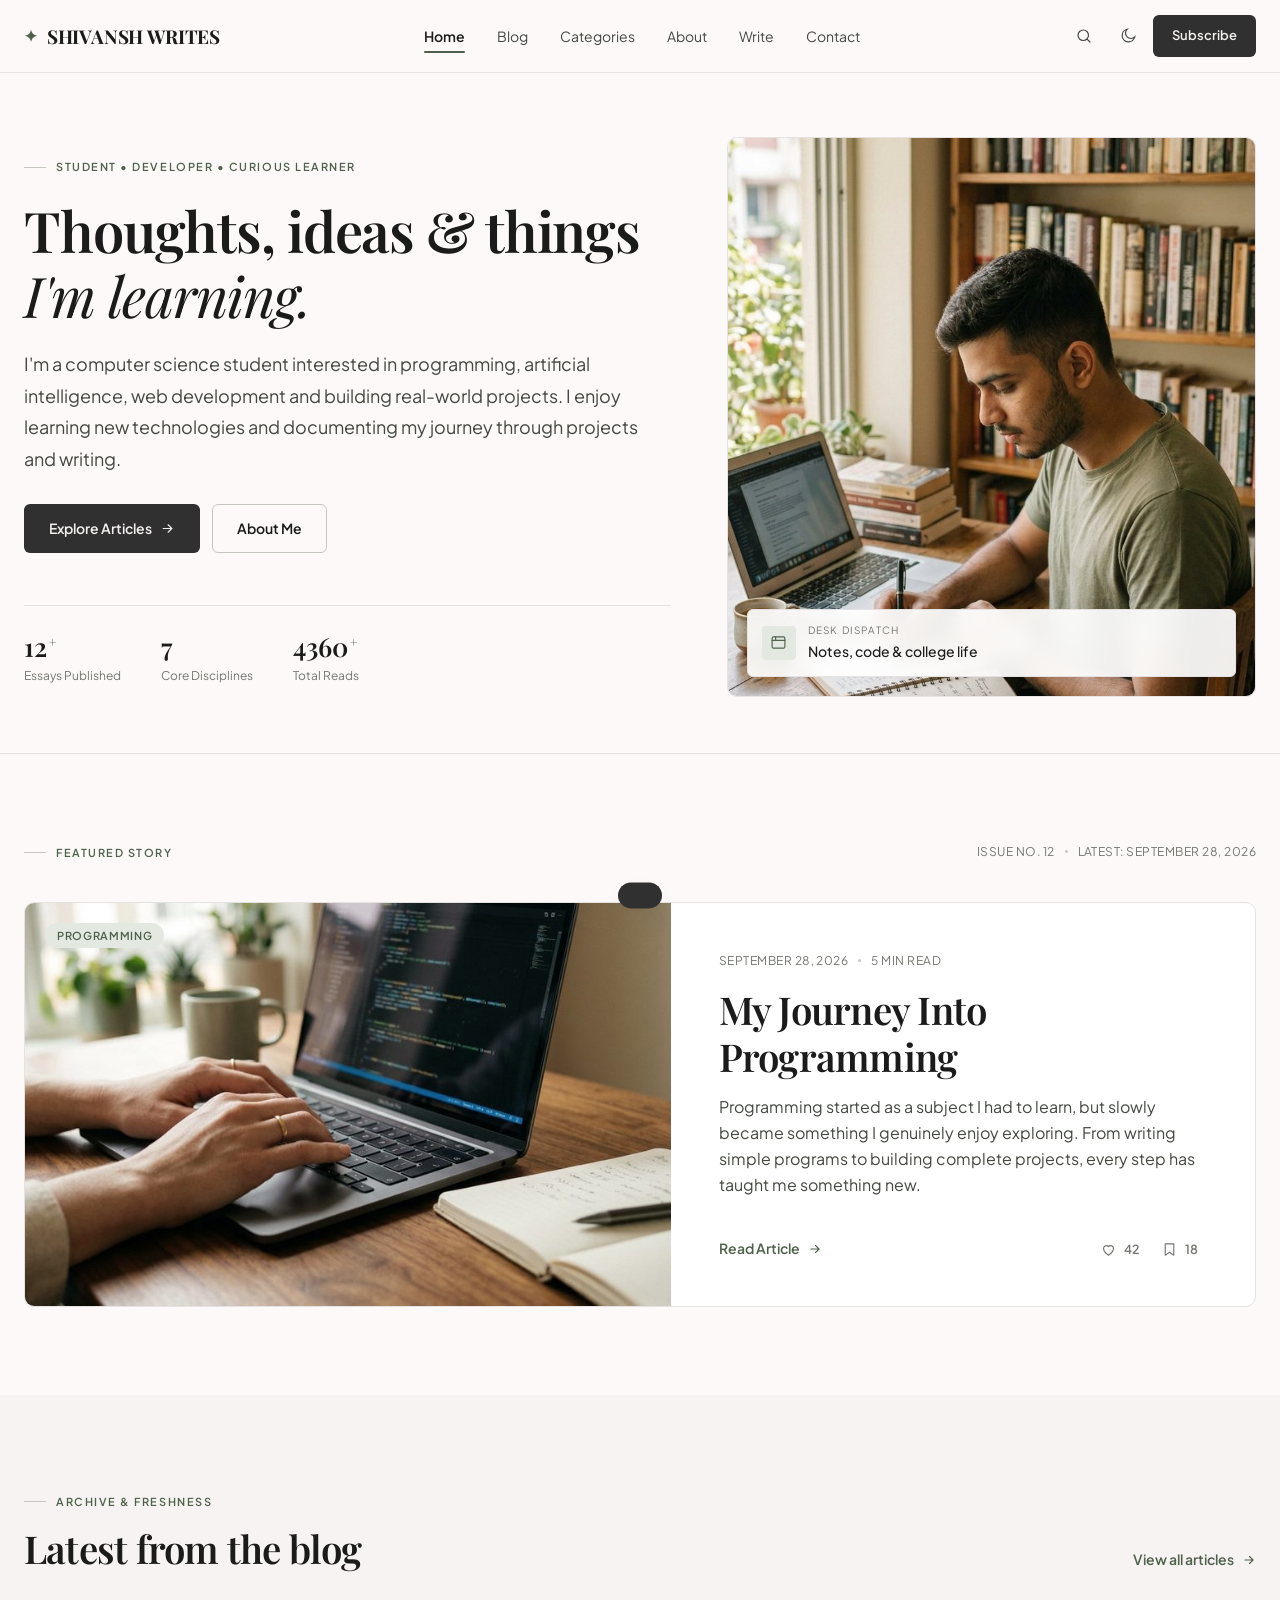
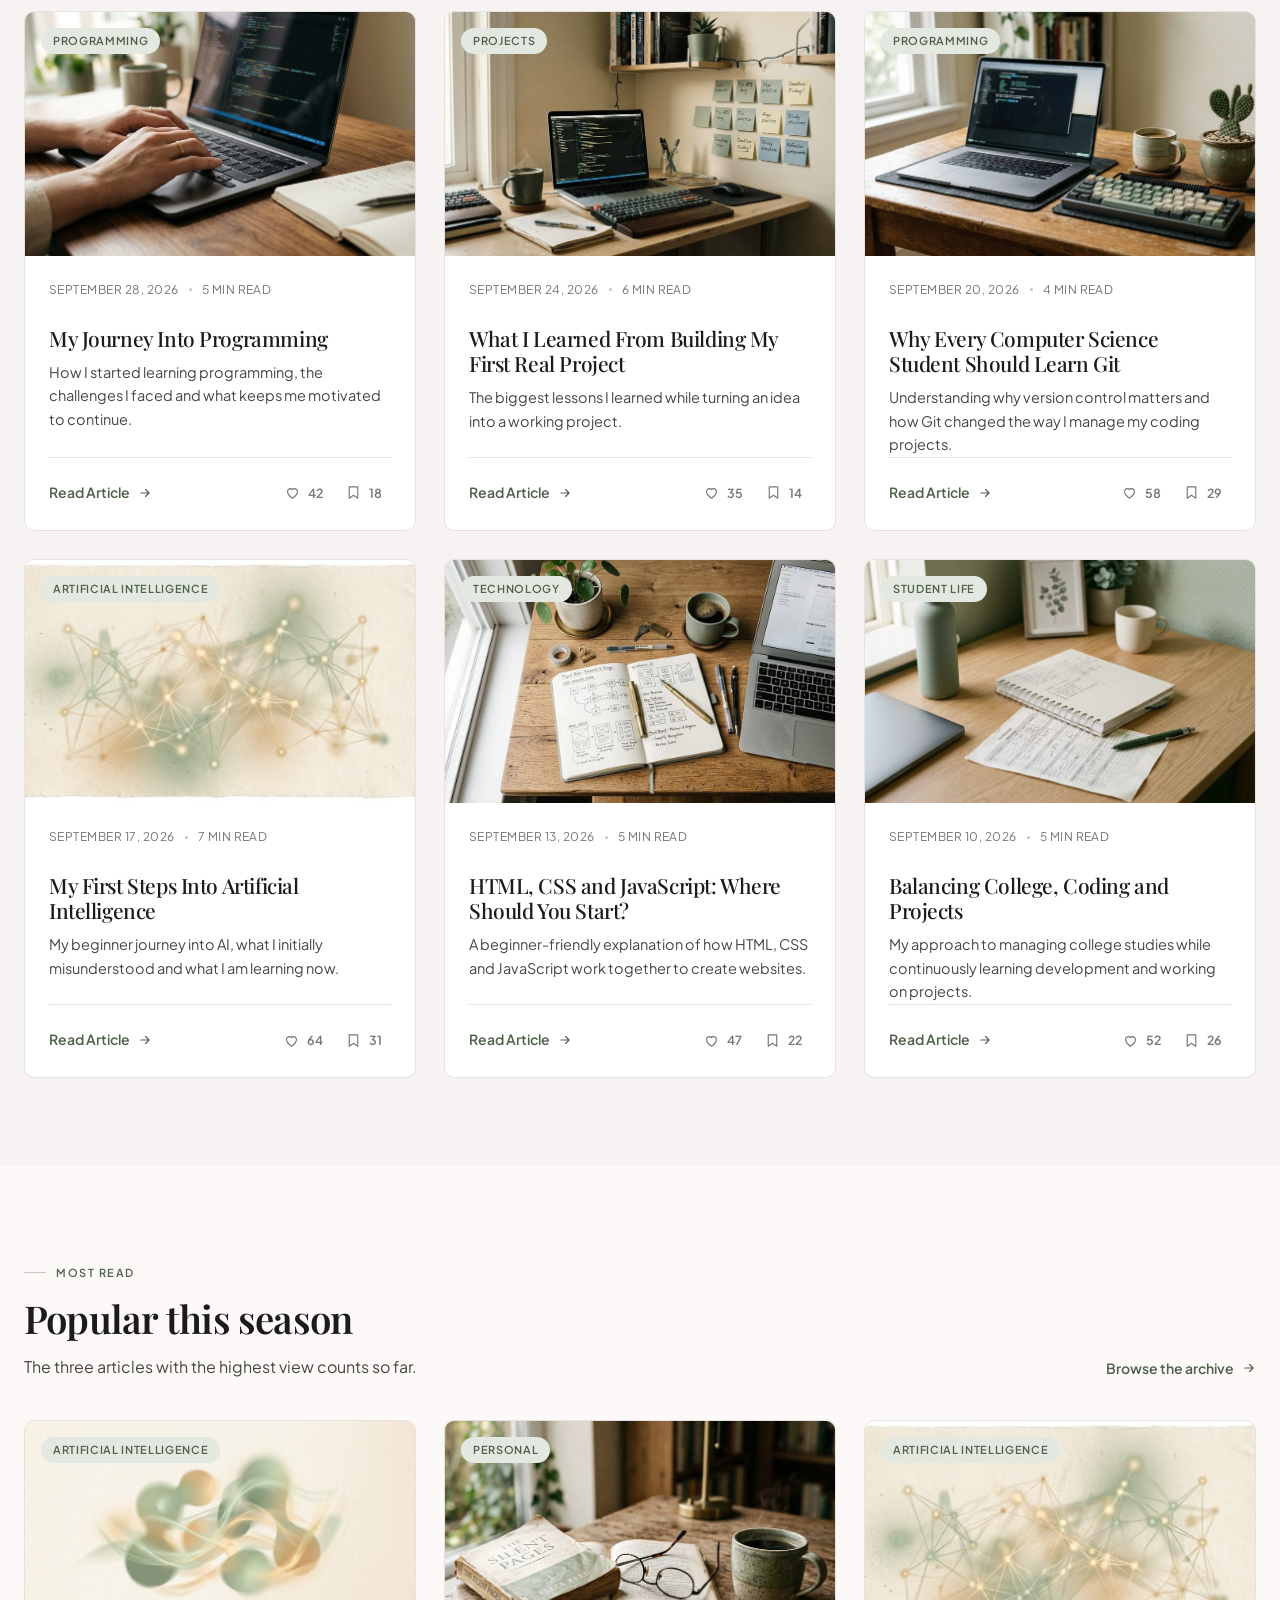
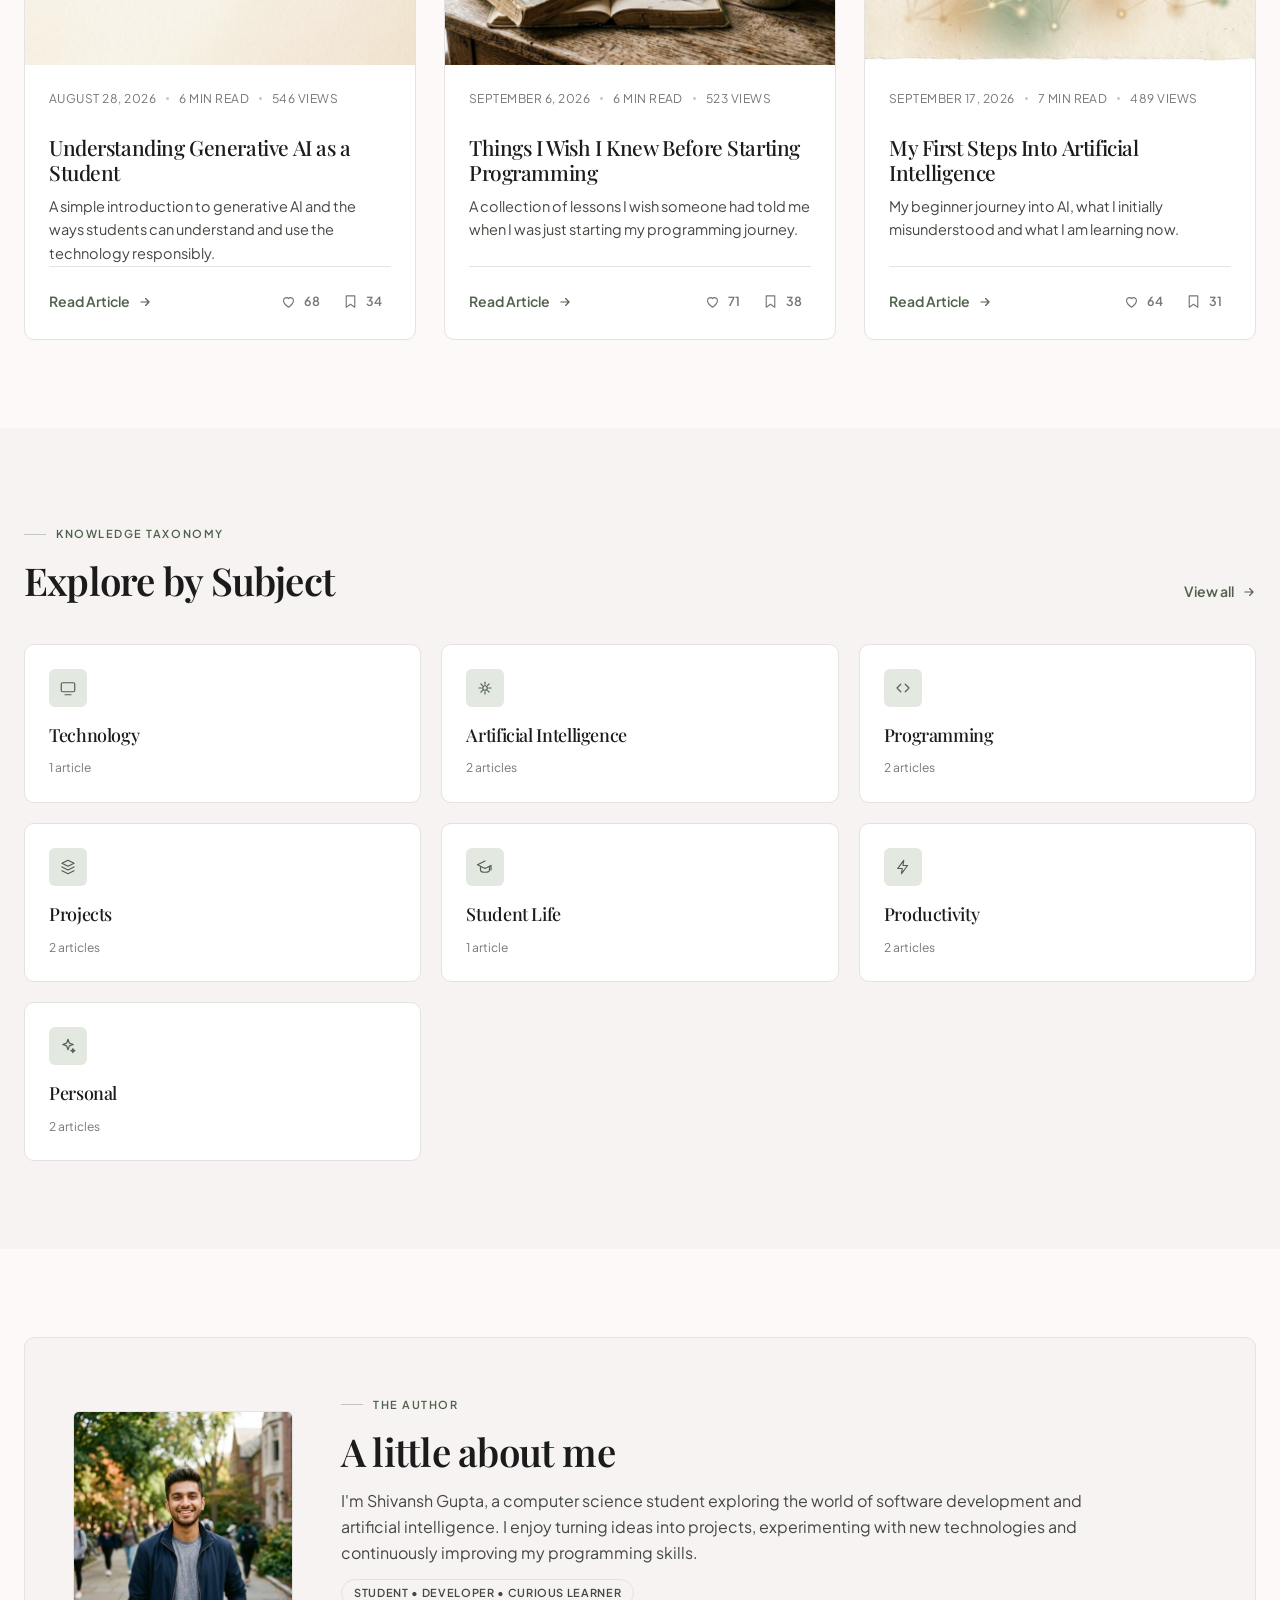
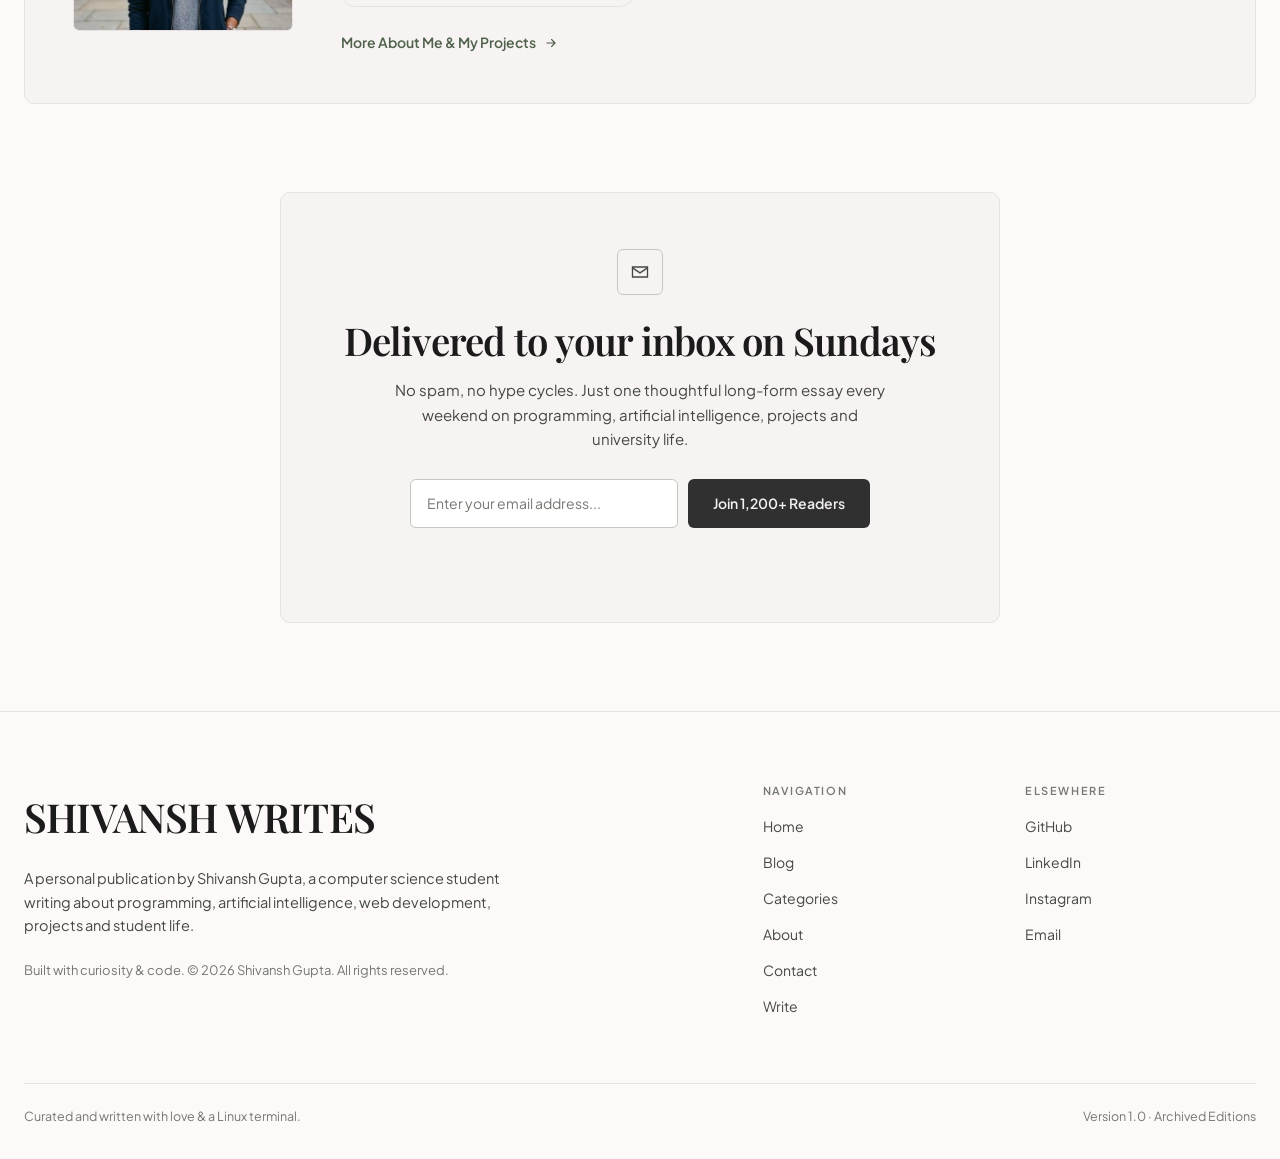
<file: index.html>
<!DOCTYPE html>
<html lang="en" data-theme="light">
<head>
  <meta charset="UTF-8">
  <meta name="viewport" content="width=device-width, initial-scale=1.0">
  <title>Shivansh Writes — Thoughts, ideas &amp; things I'm learning</title>
  <meta name="description" content="A personal blog by Shivansh Gupta, a computer science student writing about programming, artificial intelligence, web development, projects and college life.">
  <meta name="author" content="Shivansh Gupta">

  <!-- Fonts are stored in the project folder, so the site also works offline -->
  <link rel="stylesheet" href="fonts/fonts.css">
  <link rel="stylesheet" href="css/style.css">
  <!-- If JavaScript is switched off, show the fade-in elements immediately -->
  <noscript><style>.reveal { opacity: 1; transform: none; } .nav { display: block; }</style></noscript>
</head>

<!-- data-page tells js/render.js which renderer to run -->
<body data-page="home">

<div class="progress-bar" aria-hidden="true"><div class="progress-bar__fill" data-progress></div></div>

<!-- ============================ HEADER ============================ -->
<header class="site-header">
  <div class="container site-header__inner">
    <a class="logo" href="index.html"><span class="logo__mark">&#10022;</span>SHIVANSH&nbsp;WRITES</a>

    <nav class="nav" id="primary-nav" aria-label="Main navigation">
      <ul class="nav__list">
        <li><a class="nav__link" href="index.html" aria-current="page">Home</a></li>
        <li><a class="nav__link" href="blog.html">Blog</a></li>
        <li><a class="nav__link" href="categories.html">Categories</a></li>
        <li><a class="nav__link" href="about.html">About</a></li>
        <li><a class="nav__link" href="editor.html">Write</a></li>
        <li><a class="nav__link" href="contact.html">Contact</a></li>
      </ul>
    </nav>

    <div class="header-actions">
      <button class="icon-btn" data-search-open aria-label="Search articles">
        <svg viewBox="0 0 24 24" fill="none" stroke="currentColor" stroke-width="1.6" stroke-linecap="round"><circle cx="11" cy="11" r="7"/><path d="M20 20l-3.6-3.6"/></svg>
      </button>
      <button class="icon-btn" data-theme-toggle aria-label="Switch colour theme">
        <svg viewBox="0 0 24 24" fill="none" stroke="currentColor" stroke-width="1.6" stroke-linecap="round"><path d="M21 13.2A8.5 8.5 0 1110.8 3a6.8 6.8 0 1010.2 10.2z"/></svg>
      </button>
      <a class="btn btn--primary btn--sm hide-mobile" href="#newsletter">Subscribe</a>
      <button class="icon-btn nav-toggle" data-nav-toggle aria-label="Open menu" aria-expanded="false" aria-controls="primary-nav">
        <svg viewBox="0 0 24 24" fill="none" stroke="currentColor" stroke-width="1.7" stroke-linecap="round"><path d="M3 6h18M3 12h18M3 18h18"/></svg>
      </button>
    </div>
  </div>
</header>

<main>

  <!-- ============================ HERO ============================ -->
  <section class="hero">
    <div class="container hero__inner">

      <div class="hero__text">
        <!-- the tagline comes from SW.profile.tagline -->
        <span class="eyebrow" data-hero-tagline>Student • Developer • Curious Learner</span>

        <h1 class="display">
          Thoughts, ideas &amp; things<br>
          <em>I'm learning.</em>
        </h1>

        <p class="lede" data-hero-bio>
          A computer science student writing about programming, artificial intelligence,
          web development and the projects I build along the way.
        </p>

        <div class="hero__actions">
          <a class="btn btn--primary" href="blog.html">
            Explore Articles
            <svg width="15" height="15" viewBox="0 0 24 24" fill="none" stroke="currentColor" stroke-width="1.8" stroke-linecap="round"><path d="M5 12h14M13 6l6 6-6 6"/></svg>
          </a>
          <a class="btn btn--outline" href="about.html">About Me</a>
        </div>

        <!-- statistics are calculated from the article data -->
        <div class="stats" data-hero-stats></div>
      </div>

      <figure class="hero__media">
        <img data-hero-image src="images/hero-student.jpg" alt="Shivansh writing notes beside an open laptop at his desk" width="760" height="1362">
        <figcaption class="hero__caption">
          <span class="glyph" aria-hidden="true">
            <svg width="17" height="17" viewBox="0 0 24 24" fill="none" stroke="currentColor" stroke-width="1.6" stroke-linecap="round"><rect x="3" y="4" width="18" height="16" rx="2"/><path d="M3 9h18M8 4v5"/></svg>
          </span>
          <span>
            <small>Desk Dispatch</small>
            <strong data-hero-caption>Notes, code &amp; college life</strong>
          </span>
        </figcaption>
      </figure>

    </div>
  </section>

  <hr class="rule">

  <!-- ======================= FEATURED STORY ======================= -->
  <section class="section">
    <div class="container">

      <div class="section-head">
        <span class="eyebrow">Featured Story</span>
        <span class="meta" data-issue>Issue No. 12</span>
      </div>

      <!-- filled from the article marked featured: true in the data -->
      <article class="featured__card reveal" data-featured></article>

    </div>
  </section>

  <!-- ======================= LATEST ARTICLES ======================= -->
  <section class="section section--tint">
    <div class="container">

      <div class="section-head">
        <div>
          <span class="eyebrow">Archive &amp; Freshness</span>
          <h2 class="headline" style="margin-top:14px">Latest from the blog</h2>
        </div>
        <a class="link" href="blog.html">
          <span>View all articles</span>
          <svg width="14" height="14" viewBox="0 0 24 24" fill="none" stroke="currentColor" stroke-width="2" stroke-linecap="round"><path d="M5 12h14M13 6l6 6-6 6"/></svg>
        </a>
      </div>

      <!-- the six newest articles -->
      <div class="grid-posts" data-latest></div>
    </div>
  </section>

  <!-- ======================= POPULAR ARTICLES ======================= -->
  <section class="section">
    <div class="container">

      <div class="section-head">
        <div>
          <span class="eyebrow">Most Read</span>
          <h2 class="headline" style="margin-top:14px">Popular this season</h2>
          <p class="section-sub">The three articles with the highest view counts so far.</p>
        </div>
        <a class="link" href="blog.html">
          <span>Browse the archive</span>
          <svg width="14" height="14" viewBox="0 0 24 24" fill="none" stroke="currentColor" stroke-width="2" stroke-linecap="round"><path d="M5 12h14M13 6l6 6-6 6"/></svg>
        </a>
      </div>

      <!-- sorted by view count -->
      <div class="grid-posts" data-popular></div>
    </div>
  </section>

  <!-- ======================= EXPLORE BY SUBJECT ======================= -->
  <section class="section section--tint">
    <div class="container">

      <div class="section-head">
        <div>
          <span class="eyebrow">Knowledge Taxonomy</span>
          <h2 class="headline" style="margin-top:14px">Explore by Subject</h2>
        </div>
        <a class="link" href="categories.html">
          <span>View all</span>
          <svg width="14" height="14" viewBox="0 0 24 24" fill="none" stroke="currentColor" stroke-width="2" stroke-linecap="round"><path d="M5 12h14M13 6l6 6-6 6"/></svg>
        </a>
      </div>

      <!-- all seven categories, with live article counts -->
      <div class="grid-subjects grid-subjects--3" data-categories></div>

    </div>
  </section>

  <!-- =========================== THE AUTHOR =========================== -->
  <section class="section">
    <div class="container">
      <div class="author-box reveal" data-author-preview></div>
    </div>
  </section>

  <!-- =========================== NEWSLETTER =========================== -->
  <section class="section" id="newsletter" style="padding-top:0">
    <div class="container">
      <div class="newsletter reveal">
        <span class="newsletter__icon" aria-hidden="true">
          <svg width="20" height="20" viewBox="0 0 24 24" fill="none" stroke="currentColor" stroke-width="1.6" stroke-linecap="round"><path d="M3 6h18v12H3z"/><path d="M3 7l9 6 9-6"/></svg>
        </span>
        <h2 class="headline">Delivered to your inbox on Sundays</h2>
        <p>No spam, no hype cycles. Just one thoughtful long-form essay every weekend on programming, artificial intelligence, projects and university life.</p>

        <form class="subscribe-form" data-subscribe-form novalidate>
          <label class="sr-only" for="sub-email-home">Email address</label>
          <input id="sub-email-home" type="email" name="email" placeholder="Enter your email address..." autocomplete="email">
          <button class="btn btn--primary" type="submit">Join 1,200+ Readers</button>
        </form>
        <p class="form-note" data-form-note role="status"></p>
      </div>
    </div>
  </section>

</main>

<!-- ============================ FOOTER ============================ -->
<footer class="site-footer">
  <div class="container">

    <div class="footer__top">
      <div>
        <div class="footer__brand">SHIVANSH WRITES</div>
        <p class="footer__about">
          A personal publication by Shivansh Gupta, a computer science student writing about
          programming, artificial intelligence, web development, projects and student life.
        </p>
        <p class="footer__copy">Built with curiosity &amp; code. &copy; <span data-year>2026</span> Shivansh Gupta. All rights reserved.</p>
      </div>

      <div class="footer__cols">
        <div>
          <h4>Navigation</h4>
          <ul>
            <li><a href="index.html">Home</a></li>
            <li><a href="blog.html">Blog</a></li>
            <li><a href="categories.html">Categories</a></li>
            <li><a href="about.html">About</a></li>
            <li><a href="contact.html">Contact</a></li>
            <li><a href="editor.html">Write</a></li>
          </ul>
        </div>
        <div>
          <h4>Elsewhere</h4>
          <!-- links come from SW.social; they show a placeholder until filled in -->
          <ul data-footer-social></ul>
        </div>
      </div>
    </div>

    <div class="footer__bottom">
      <span>Curated and written with love &amp; a Linux terminal.</span>
      <span>Version 1.0 &middot; Archived Editions</span>
    </div>

  </div>
</footer>

<!-- ======================= SEARCH OVERLAY + TOAST ======================= -->
<div class="search-overlay" data-search-overlay role="dialog" aria-label="Search articles" aria-modal="true">
  <div class="search-panel">
    <label class="sr-only" for="site-search">Search articles</label>
    <input id="site-search" type="search" placeholder="Search articles&hellip;" data-search-input autocomplete="off">
    <div class="search-results" data-search-results></div>
  </div>
</div>

<div class="toast" data-toast role="status" aria-live="polite"></div>

<!-- ========================= DATA + SCRIPTS ========================= -->
<!-- 1. content  2. more content  3. view  4. interactions -->
<script src="js/data.js"></script>
<script src="js/articles-1.js"></script>
<script src="js/articles-2.js"></script>
<script src="js/articles-3.js"></script>
<script src="js/store.js"></script>
<script src="js/render.js"></script>
<script src="js/site.js"></script>
</body>
</html>
</file>
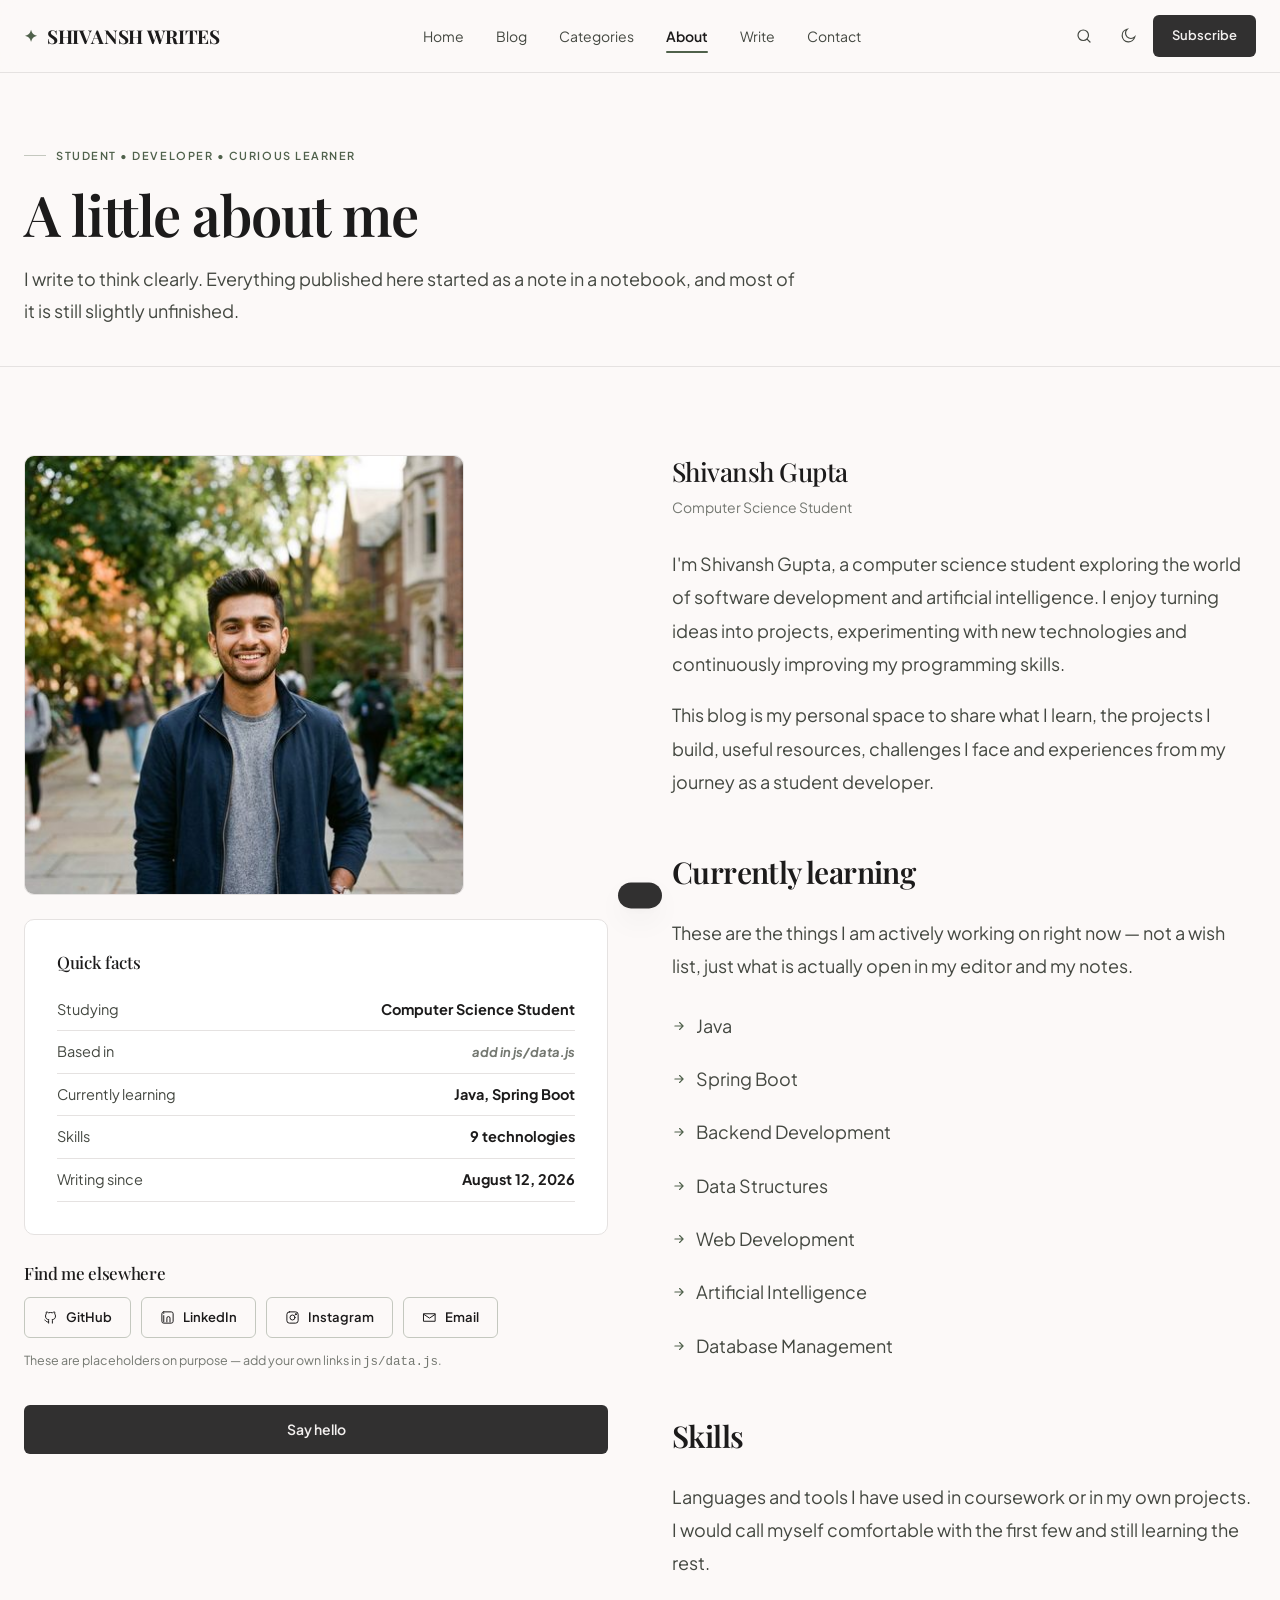
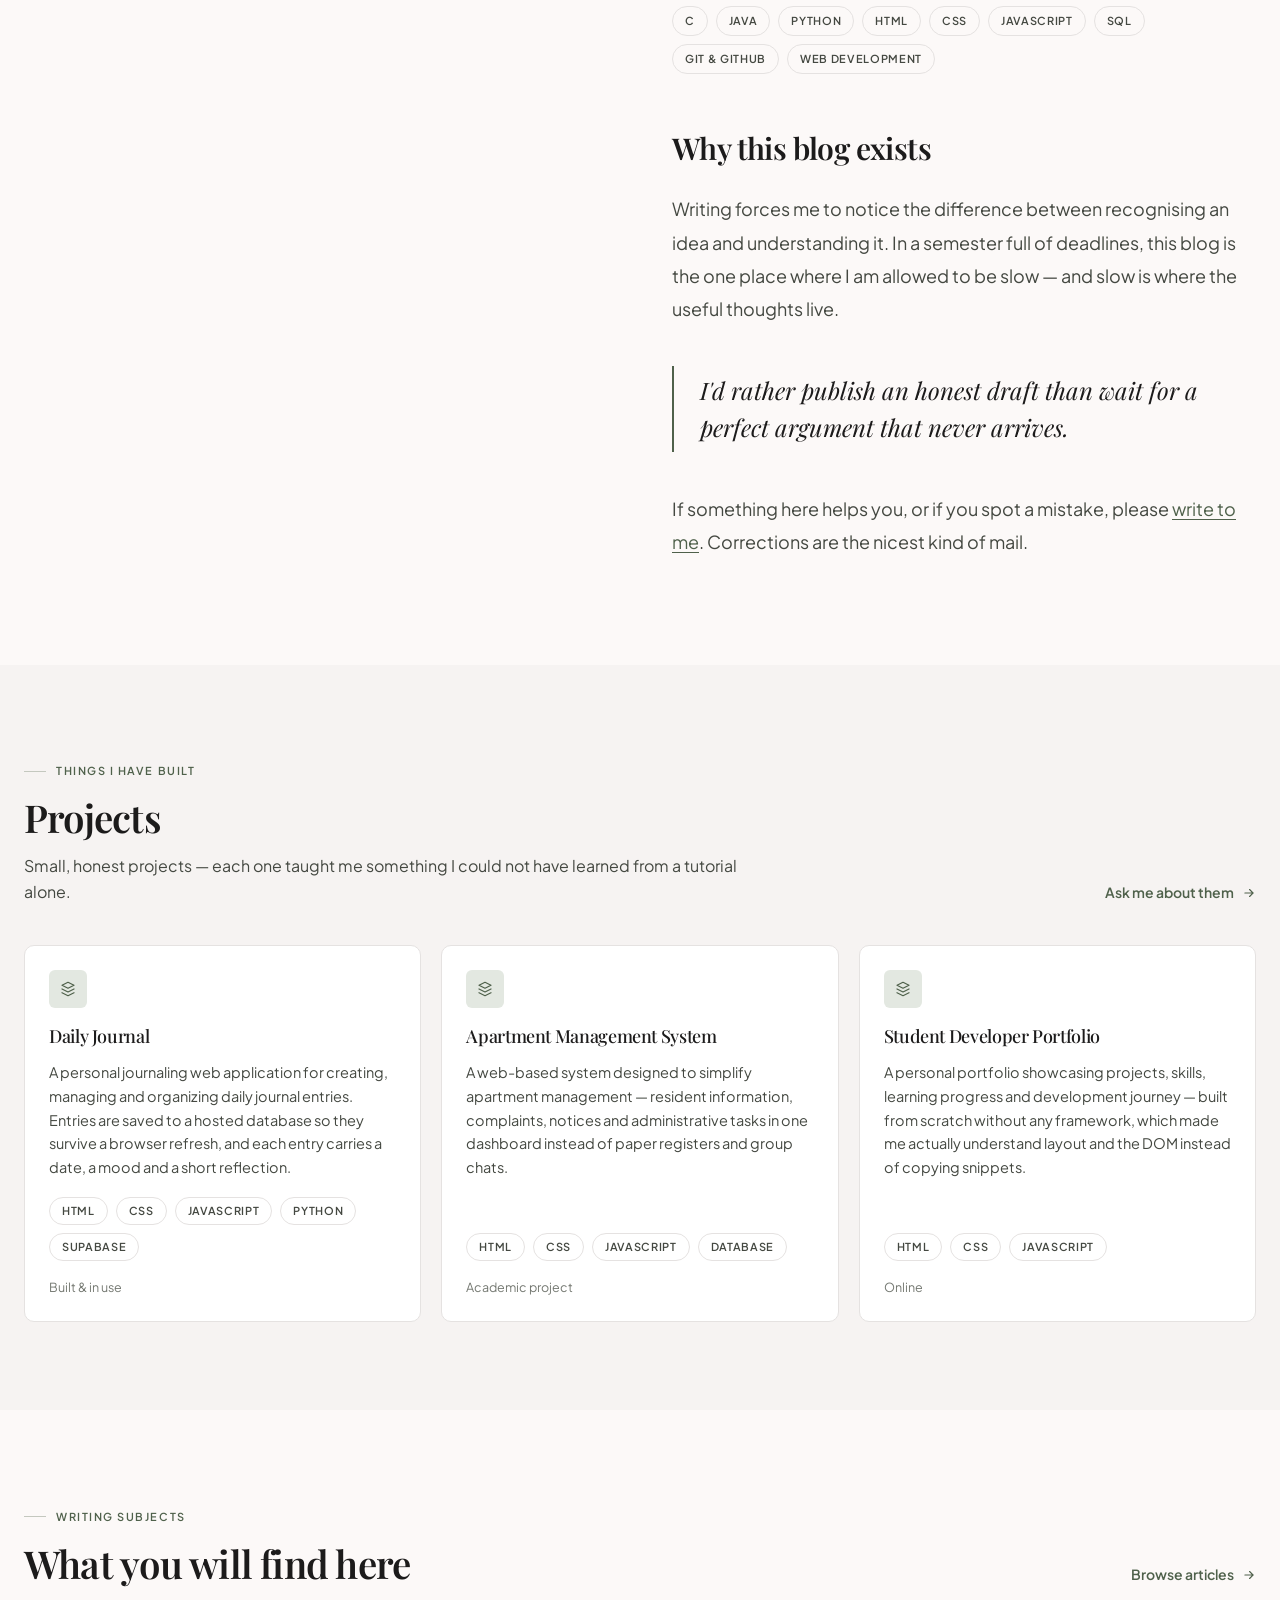
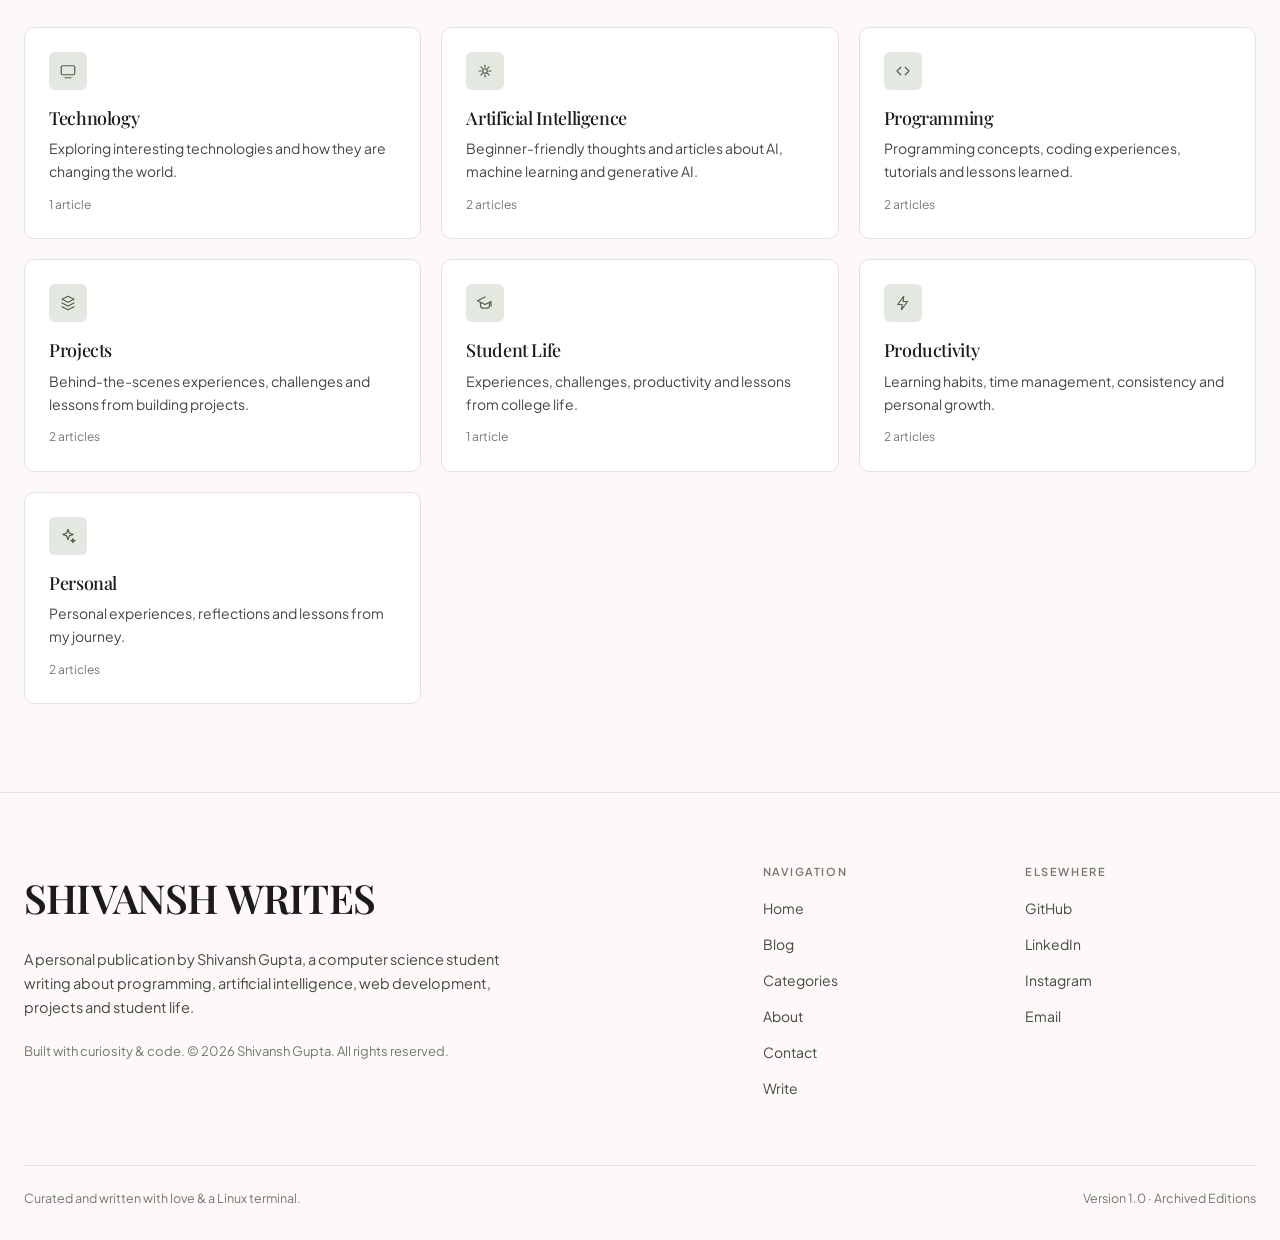
<file: about.html>
<!DOCTYPE html>
<html lang="en" data-theme="light">
<head>
  <meta charset="UTF-8">
  <meta name="viewport" content="width=device-width, initial-scale=1.0">
  <title>About — Shivansh Gupta, Student Developer | Shivansh Writes</title>
  <meta name="description" content="About Shivansh Gupta: a computer science student learning Java, Spring Boot, web development and artificial intelligence, and the projects he is building.">
  <link rel="stylesheet" href="fonts/fonts.css">
  <link rel="stylesheet" href="css/style.css">
  <noscript><style>.reveal { opacity: 1; transform: none; } .nav { display: block; }</style></noscript>
</head>

<body data-page="about">

<div class="progress-bar" aria-hidden="true"><div class="progress-bar__fill" data-progress></div></div>

<header class="site-header">
  <div class="container site-header__inner">
    <a class="logo" href="index.html"><span class="logo__mark">&#10022;</span>SHIVANSH&nbsp;WRITES</a>

    <nav class="nav" id="primary-nav" aria-label="Main navigation">
      <ul class="nav__list">
        <li><a class="nav__link" href="index.html">Home</a></li>
        <li><a class="nav__link" href="blog.html">Blog</a></li>
        <li><a class="nav__link" href="categories.html">Categories</a></li>
        <li><a class="nav__link" href="about.html" aria-current="page">About</a></li>
        <li><a class="nav__link" href="editor.html">Write</a></li>
        <li><a class="nav__link" href="contact.html">Contact</a></li>
      </ul>
    </nav>

    <div class="header-actions">
      <button class="icon-btn" data-search-open aria-label="Search articles">
        <svg viewBox="0 0 24 24" fill="none" stroke="currentColor" stroke-width="1.6" stroke-linecap="round"><circle cx="11" cy="11" r="7"/><path d="M20 20l-3.6-3.6"/></svg>
      </button>
      <button class="icon-btn" data-theme-toggle aria-label="Switch colour theme">
        <svg viewBox="0 0 24 24" fill="none" stroke="currentColor" stroke-width="1.6" stroke-linecap="round"><path d="M21 13.2A8.5 8.5 0 1110.8 3a6.8 6.8 0 1010.2 10.2z"/></svg>
      </button>
      <a class="btn btn--primary btn--sm hide-mobile" href="index.html#newsletter">Subscribe</a>
      <button class="icon-btn nav-toggle" data-nav-toggle aria-label="Open menu" aria-expanded="false" aria-controls="primary-nav">
        <svg viewBox="0 0 24 24" fill="none" stroke="currentColor" stroke-width="1.7" stroke-linecap="round"><path d="M3 6h18M3 12h18M3 18h18"/></svg>
      </button>
    </div>
  </div>
</header>

<main>

  <section class="page-head">
    <div class="container">
      <span class="eyebrow" data-profile-tagline>Student • Developer • Curious Learner</span>
      <h1 class="display">A little about me</h1>
      <p class="lede">
        I write to think clearly. Everything published here started as a note in a notebook,
        and most of it is still slightly unfinished.
      </p>
    </div>
  </section>

  <!-- ============================ BIO ============================ -->
  <section class="section">
    <div class="container">
      <div class="split">

        <!-- left column: portrait, quick facts, social links -->
        <div>
          <!-- replace images/avatar.jpg with a real photo later — nothing else changes -->
          <img data-profile-avatar src="images/avatar.jpg" alt="Portrait of Shivansh Gupta"
               width="440" height="440"
               style="border-radius:var(--radius-lg);border:1px solid var(--line)">

          <div class="card" style="margin-top:24px">
            <h3 style="font-size:17px;font-weight:500;margin-bottom:16px">Quick facts</h3>
            <ul style="font-size:14.5px;color:var(--ink-2)" data-profile-facts></ul>
          </div>

          <h3 style="font-size:17px;font-weight:500;margin:28px 0 14px">Find me elsewhere</h3>
          <div class="pill-row" data-social-links style="gap:10px"></div>
          <p class="muted" style="font-size:12.5px;margin-top:12px">
            These are placeholders on purpose — add your own links in <code>js/data.js</code>.
          </p>

          <a class="btn btn--primary" href="contact.html" style="margin-top:20px;width:100%">Say hello</a>
        </div>

        <!-- right column: the story, learning list and skills -->
        <div class="prose" style="max-width:none">
          <h2 class="headline-md" style="margin-top:0;font-size:26px" data-profile-name>Shivansh Gupta</h2>
          <p class="muted" style="font-size:14px;margin-top:6px" data-profile-role>Computer Science Student</p>

          <!-- the About Me paragraphs come from SW.profile.aboutMe -->
          <div data-profile-about></div>

          <h2 id="currently-learning">Currently learning</h2>
          <p>These are the things I am actively working on right now — not a wish list, just
             what is actually open in my editor and my notes.</p>
          <ul style="list-style:none;padding-left:0;display:grid;gap:10px" data-profile-learning></ul>

          <h2 id="skills">Skills</h2>
          <p>Languages and tools I have used in coursework or in my own projects. I would
             call myself comfortable with the first few and still learning the rest.</p>
          <div class="pill-row" data-profile-skills></div>

          <h2 id="why">Why this blog exists</h2>
          <p>
            Writing forces me to notice the difference between recognising an idea and
            understanding it. In a semester full of deadlines, this blog is the one place
            where I am allowed to be slow — and slow is where the useful thoughts live.
          </p>

          <blockquote>
            I'd rather publish an honest draft than wait for a perfect argument that never arrives.
          </blockquote>

          <p>
            If something here helps you, or if you spot a mistake, please
            <a href="contact.html">write to me</a>. Corrections are the nicest kind of mail.
          </p>
        </div>

      </div>
    </div>
  </section>

  <!-- =========================== PROJECTS =========================== -->
  <section class="section section--tint" id="projects">
    <div class="container">

      <div class="section-head">
        <div>
          <span class="eyebrow">Things I have built</span>
          <h2 class="headline" style="margin-top:14px">Projects</h2>
          <p class="section-sub">
            Small, honest projects — each one taught me something I could not have learned
            from a tutorial alone.
          </p>
        </div>
        <a class="link" href="contact.html"><span>Ask me about them</span>
          <svg width="14" height="14" viewBox="0 0 24 24" fill="none" stroke="currentColor" stroke-width="2" stroke-linecap="round"><path d="M5 12h14M13 6l6 6-6 6"/></svg></a>
      </div>

      <div class="grid-subjects grid-subjects--3" data-profile-projects></div>

    </div>
  </section>

  <!-- ======================= WHAT I WRITE ABOUT ======================= -->
  <section class="section">
    <div class="container">
      <div class="section-head">
        <div>
          <span class="eyebrow">Writing Subjects</span>
          <h2 class="headline" style="margin-top:14px">What you will find here</h2>
        </div>
        <a class="link" href="blog.html"><span>Browse articles</span>
          <svg width="14" height="14" viewBox="0 0 24 24" fill="none" stroke="currentColor" stroke-width="2" stroke-linecap="round"><path d="M5 12h14M13 6l6 6-6 6"/></svg></a>
      </div>

      <div class="grid-subjects grid-subjects--3" data-profile-subjects></div>
    </div>
  </section>

</main>

<footer class="site-footer">
  <div class="container">
    <div class="footer__top">
      <div>
        <div class="footer__brand">SHIVANSH WRITES</div>
        <p class="footer__about">
          A personal publication by Shivansh Gupta, a computer science student writing about
          programming, artificial intelligence, web development, projects and student life.
        </p>
        <p class="footer__copy">Built with curiosity &amp; code. &copy; <span data-year>2026</span> Shivansh Gupta. All rights reserved.</p>
      </div>
      <div class="footer__cols">
        <div>
          <h4>Navigation</h4>
          <ul>
            <li><a href="index.html">Home</a></li>
            <li><a href="blog.html">Blog</a></li>
            <li><a href="categories.html">Categories</a></li>
            <li><a href="about.html">About</a></li>
            <li><a href="contact.html">Contact</a></li>
            <li><a href="editor.html">Write</a></li>
          </ul>
        </div>
        <div>
          <h4>Elsewhere</h4>
          <ul data-footer-social></ul>
        </div>
      </div>
    </div>
    <div class="footer__bottom">
      <span>Curated and written with love &amp; a Linux terminal.</span>
      <span>Version 1.0 &middot; Archived Editions</span>
    </div>
  </div>
</footer>

<div class="search-overlay" data-search-overlay role="dialog" aria-label="Search articles" aria-modal="true">
  <div class="search-panel">
    <label class="sr-only" for="site-search">Search articles</label>
    <input id="site-search" type="search" placeholder="Search articles&hellip;" data-search-input autocomplete="off">
    <div class="search-results" data-search-results></div>
  </div>
</div>

<div class="toast" data-toast role="status" aria-live="polite"></div>

<script src="js/data.js"></script>
<script src="js/articles-1.js"></script>
<script src="js/articles-2.js"></script>
<script src="js/articles-3.js"></script>
<script src="js/store.js"></script>
<script src="js/render.js"></script>
<script src="js/site.js"></script>
</body>
</html>
</file>
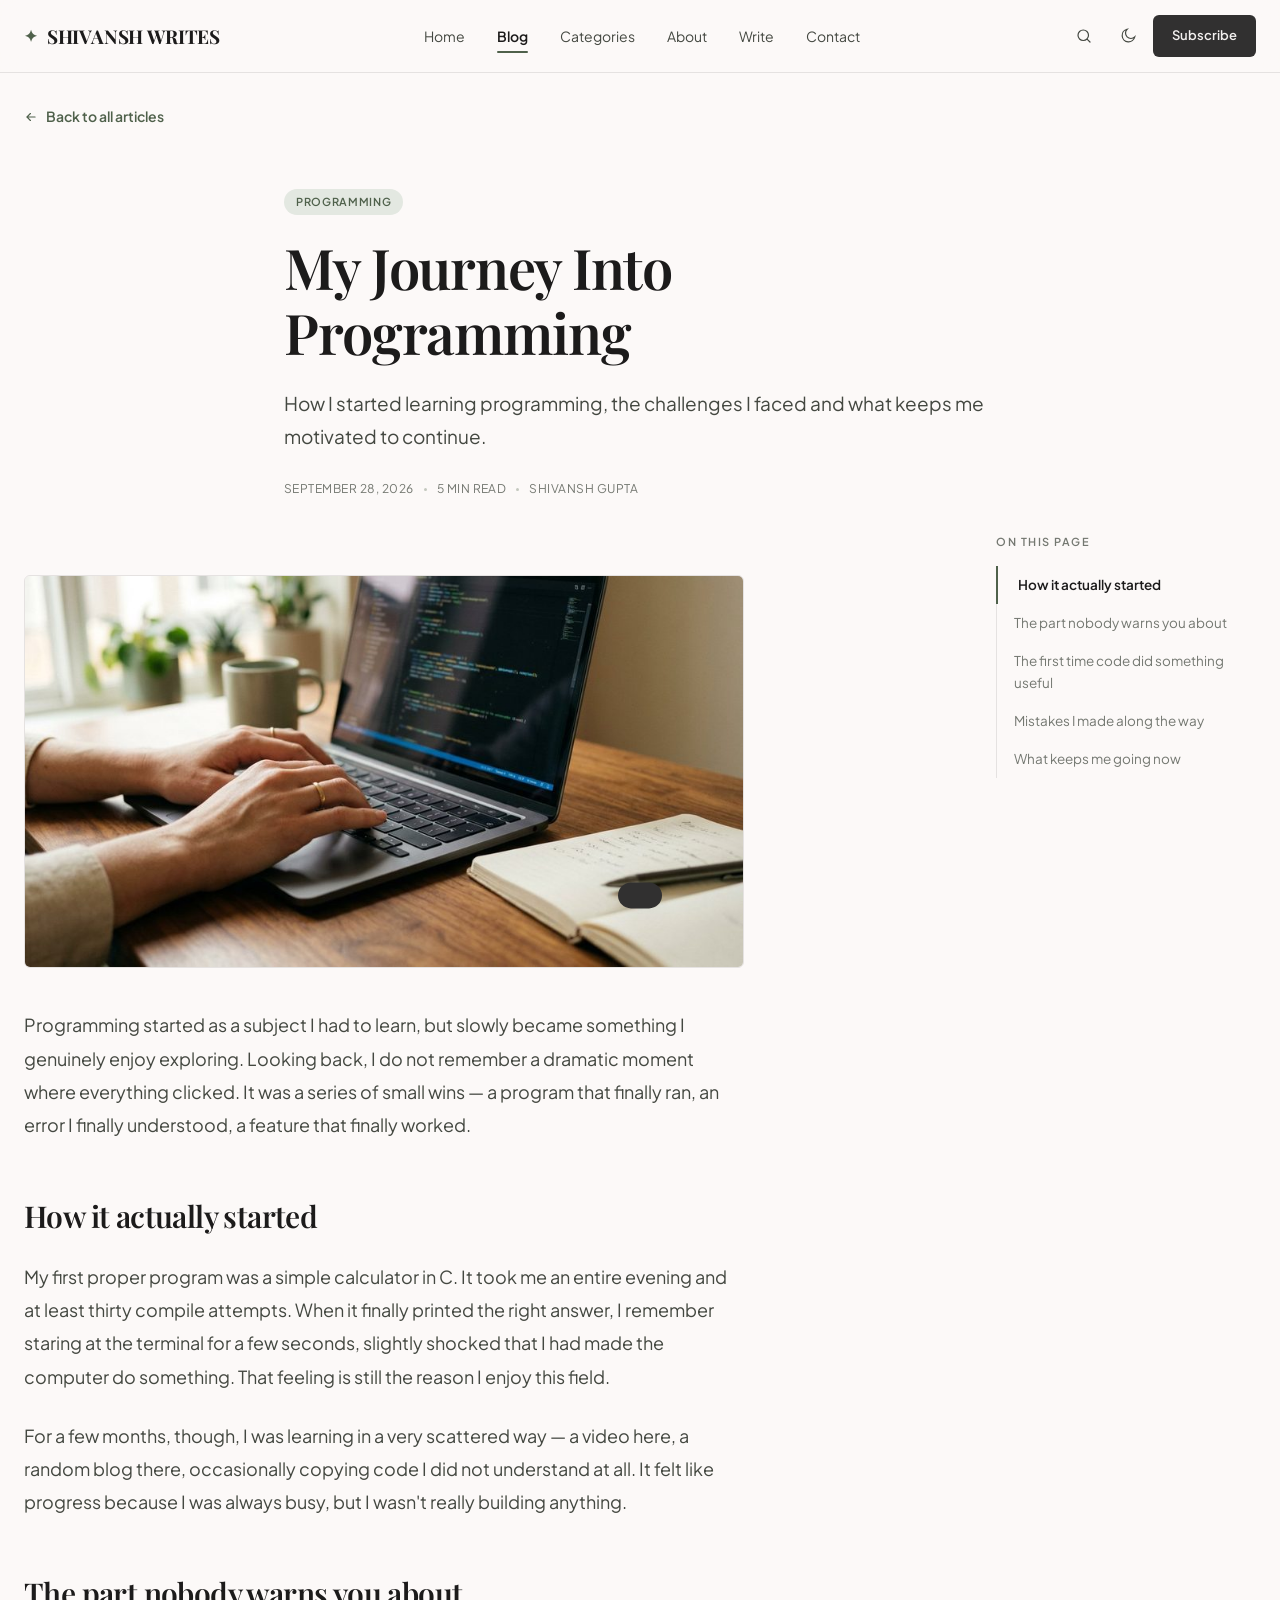
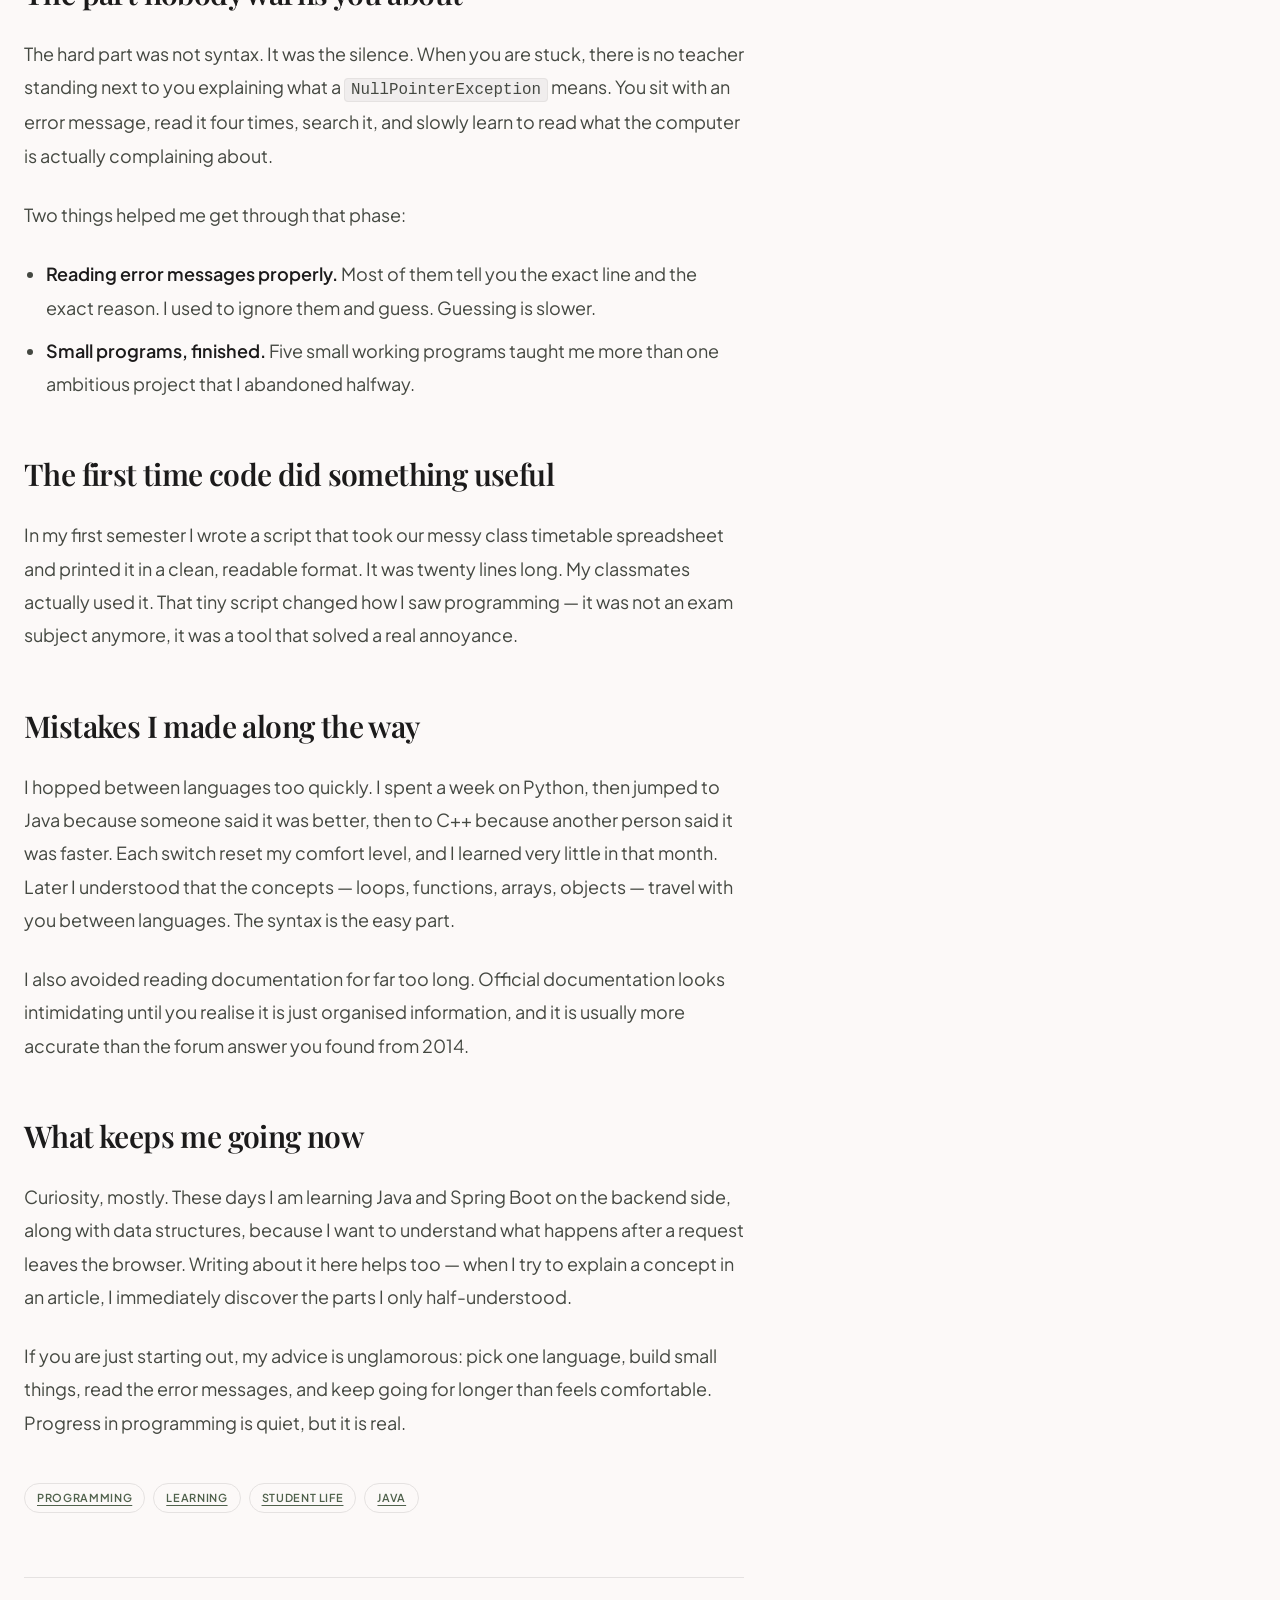
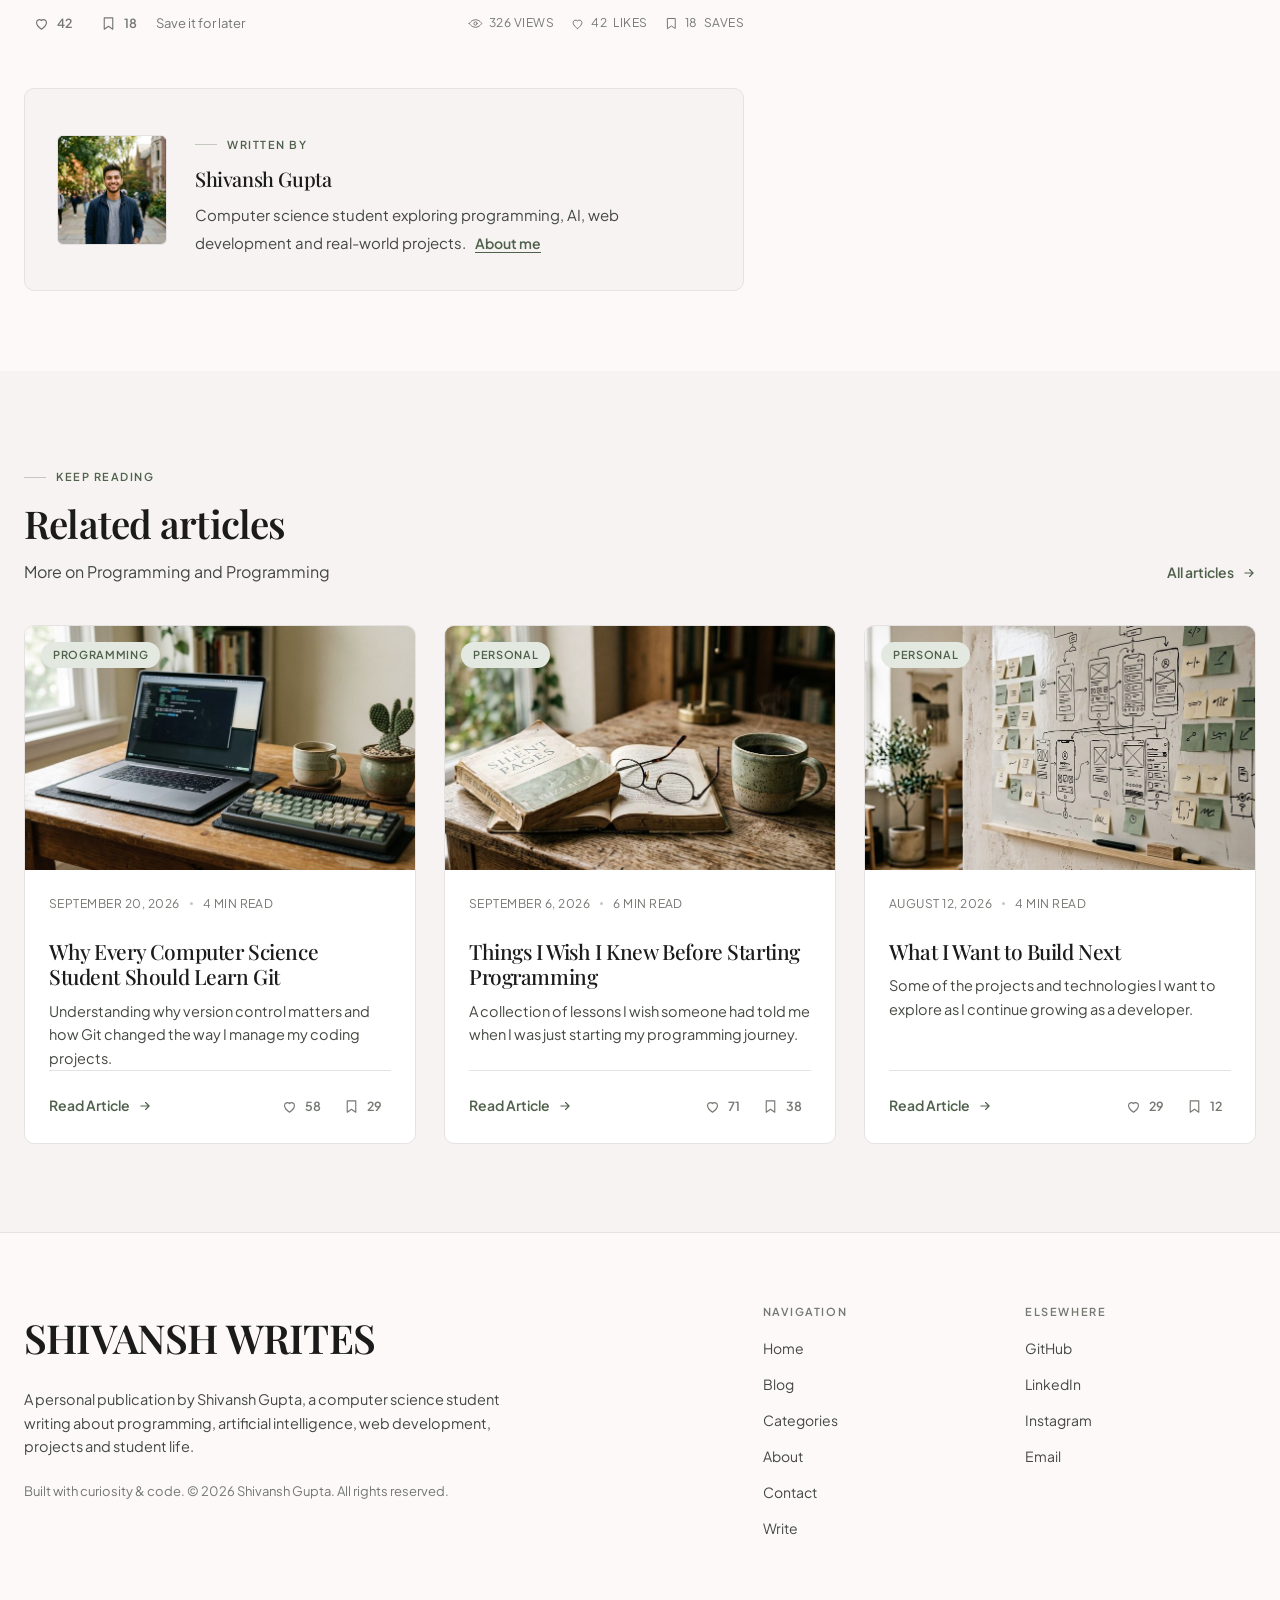
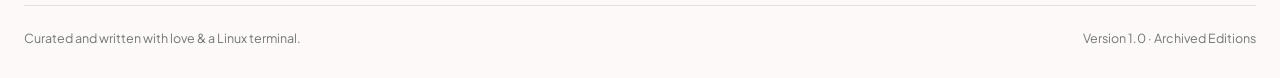
<file: article.html>
<!DOCTYPE html>
<html lang="en" data-theme="light">
<head>
  <meta charset="UTF-8">
  <meta name="viewport" content="width=device-width, initial-scale=1.0">
  <!-- The title is replaced by js/render.js with the real article title -->
  <title>Article — Shivansh Writes</title>
  <meta name="description" content="A long-form article from Shivansh Writes, a student developer blog about programming, AI, web development and college life.">
  <link rel="stylesheet" href="fonts/fonts.css">
  <link rel="stylesheet" href="css/style.css">
  <noscript><style>.reveal { opacity: 1; transform: none; } .nav { display: block; }</style></noscript>
</head>

<!-- this page reads ?slug=... from the URL to decide which article to show -->
<body data-page="article">

<div class="progress-bar" aria-hidden="true"><div class="progress-bar__fill" data-progress></div></div>

<header class="site-header">
  <div class="container site-header__inner">
    <a class="logo" href="index.html"><span class="logo__mark">&#10022;</span>SHIVANSH&nbsp;WRITES</a>

    <nav class="nav" id="primary-nav" aria-label="Main navigation">
      <ul class="nav__list">
        <li><a class="nav__link" href="index.html">Home</a></li>
        <li><a class="nav__link" href="blog.html" aria-current="page">Blog</a></li>
        <li><a class="nav__link" href="categories.html">Categories</a></li>
        <li><a class="nav__link" href="about.html">About</a></li>
        <li><a class="nav__link" href="editor.html">Write</a></li>
        <li><a class="nav__link" href="contact.html">Contact</a></li>
      </ul>
    </nav>

    <div class="header-actions">
      <button class="icon-btn" data-search-open aria-label="Search articles">
        <svg viewBox="0 0 24 24" fill="none" stroke="currentColor" stroke-width="1.6" stroke-linecap="round"><circle cx="11" cy="11" r="7"/><path d="M20 20l-3.6-3.6"/></svg>
      </button>
      <button class="icon-btn" data-theme-toggle aria-label="Switch colour theme">
        <svg viewBox="0 0 24 24" fill="none" stroke="currentColor" stroke-width="1.6" stroke-linecap="round"><path d="M21 13.2A8.5 8.5 0 1110.8 3a6.8 6.8 0 1010.2 10.2z"/></svg>
      </button>
      <a class="btn btn--primary btn--sm hide-mobile" href="index.html#newsletter">Subscribe</a>
      <button class="icon-btn nav-toggle" data-nav-toggle aria-label="Open menu" aria-expanded="false" aria-controls="primary-nav">
        <svg viewBox="0 0 24 24" fill="none" stroke="currentColor" stroke-width="1.7" stroke-linecap="round"><path d="M3 6h18M3 12h18M3 18h18"/></svg>
      </button>
    </div>
  </div>
</header>

<main>

  <div class="container">
    <p style="padding-top:32px;margin:0">
      <a class="link" href="blog.html">
        <svg width="14" height="14" viewBox="0 0 24 24" fill="none" stroke="currentColor" stroke-width="2" stroke-linecap="round"><path d="M19 12H5M11 18l-6-6 6-6"/></svg>
        <span>Back to all articles</span>
      </a>
    </p>
  </div>

  <!-- ========================= ARTICLE HEADER ========================= -->
  <header class="article-header container">
    <!-- the category badge links to that category's filtered archive -->
    <a class="badge" href="blog.html" data-article-category>Category</a>
    <h1 class="display" data-article-title>Loading article…</h1>
    <p class="lede" data-article-lede></p>
    <div class="meta" style="margin-top:26px" data-article-meta></div>
  </header>

  <!-- ========================= ARTICLE BODY ========================= -->
  <div class="container">
    <div class="article-layout">

      <!-- the reading column: cover image, content, tags, counters,
           author card — all inserted by js/render.js -->
      <article class="prose" data-article-body></article>

      <!-- table of contents, generated from the article's headings -->
      <aside class="toc" aria-label="Table of contents" data-toc-wrap>
        <h4>On this page</h4>
        <nav class="toc__list" data-toc></nav>
      </aside>

    </div>
  </div>

  <!-- ====================== RELATED ARTICLES ====================== -->
  <section class="section section--tint" style="margin-top:80px">
    <div class="container">
      <div class="section-head">
        <div>
          <span class="eyebrow">Keep Reading</span>
          <h2 class="headline" style="margin-top:14px">Related articles</h2>
          <p class="section-sub" data-related-label>Chosen by shared category and tags.</p>
        </div>
        <a class="link" href="blog.html"><span>All articles</span>
          <svg width="14" height="14" viewBox="0 0 24 24" fill="none" stroke="currentColor" stroke-width="2" stroke-linecap="round"><path d="M5 12h14M13 6l6 6-6 6"/></svg></a>
      </div>

      <!-- three related articles, scored by category + tags -->
      <div class="grid-posts" data-related></div>
    </div>
  </section>

</main>

<footer class="site-footer">
  <div class="container">
    <div class="footer__top">
      <div>
        <div class="footer__brand">SHIVANSH WRITES</div>
        <p class="footer__about">
          A personal publication by Shivansh Gupta, a computer science student writing about
          programming, artificial intelligence, web development, projects and student life.
        </p>
        <p class="footer__copy">Built with curiosity &amp; code. &copy; <span data-year>2026</span> Shivansh Gupta. All rights reserved.</p>
      </div>
      <div class="footer__cols">
        <div>
          <h4>Navigation</h4>
          <ul>
            <li><a href="index.html">Home</a></li>
            <li><a href="blog.html">Blog</a></li>
            <li><a href="categories.html">Categories</a></li>
            <li><a href="about.html">About</a></li>
            <li><a href="contact.html">Contact</a></li>
            <li><a href="editor.html">Write</a></li>
          </ul>
        </div>
        <div>
          <h4>Elsewhere</h4>
          <ul data-footer-social></ul>
        </div>
      </div>
    </div>
    <div class="footer__bottom">
      <span>Curated and written with love &amp; a Linux terminal.</span>
      <span>Version 1.0 &middot; Archived Editions</span>
    </div>
  </div>
</footer>

<div class="search-overlay" data-search-overlay role="dialog" aria-label="Search articles" aria-modal="true">
  <div class="search-panel">
    <label class="sr-only" for="site-search">Search articles</label>
    <input id="site-search" type="search" placeholder="Search articles&hellip;" data-search-input autocomplete="off">
    <div class="search-results" data-search-results></div>
  </div>
</div>

<div class="toast" data-toast role="status" aria-live="polite"></div>

<script src="js/data.js"></script>
<script src="js/articles-1.js"></script>
<script src="js/articles-2.js"></script>
<script src="js/articles-3.js"></script>
<script src="js/store.js"></script>
<script src="js/render.js"></script>
<script src="js/site.js"></script>
</body>
</html>
</file>
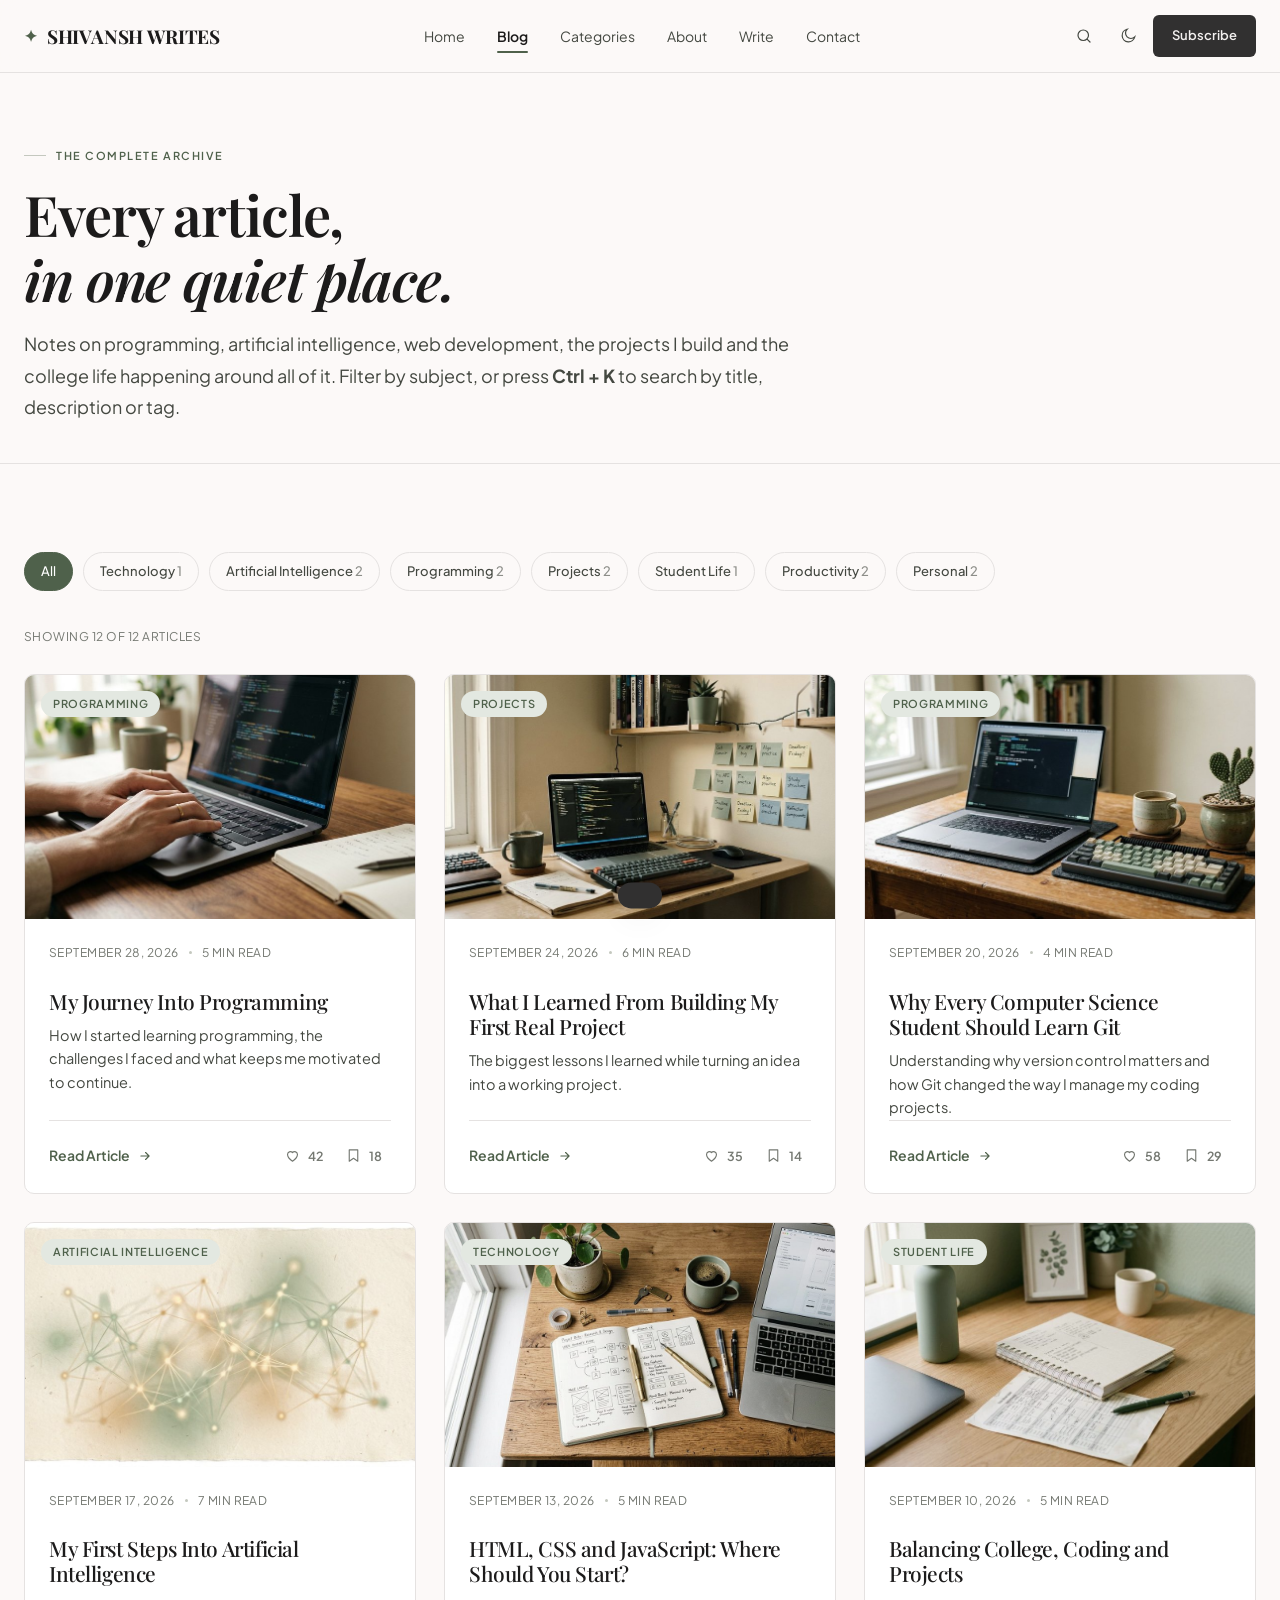
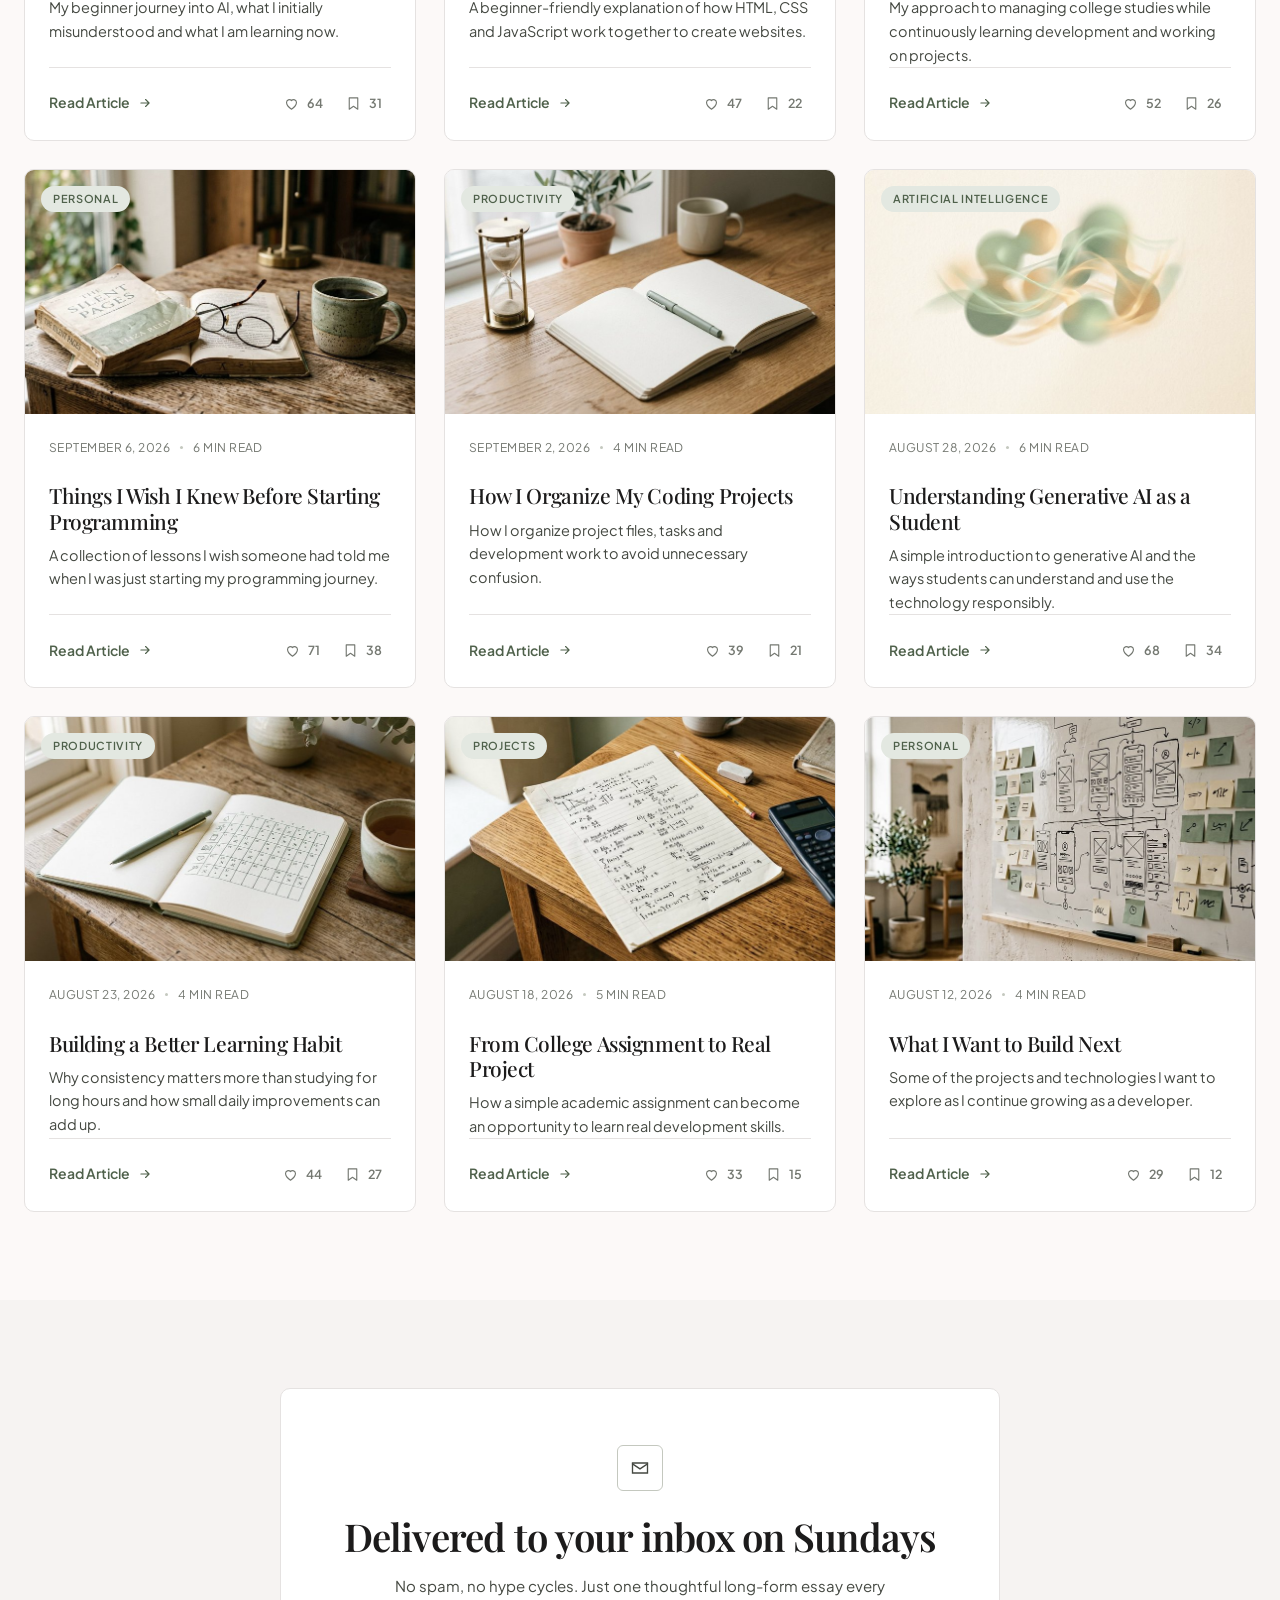
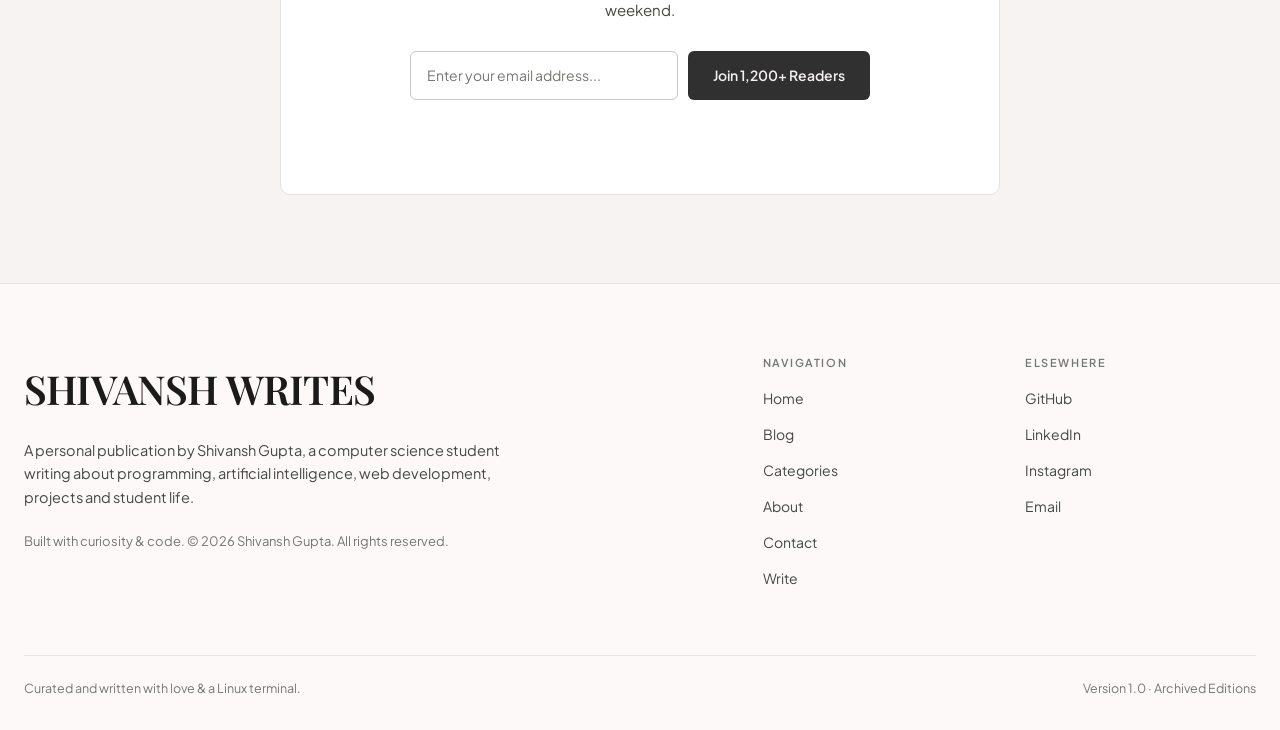
<file: blog.html>
<!DOCTYPE html>
<html lang="en" data-theme="light">
<head>
  <meta charset="UTF-8">
  <meta name="viewport" content="width=device-width, initial-scale=1.0">
  <title>Blog — Every Article | Shivansh Writes</title>
  <meta name="description" content="The complete archive of articles on programming, artificial intelligence, web development, projects, student life, productivity and personal notes by Shivansh Gupta.">
  <link rel="stylesheet" href="fonts/fonts.css">
  <link rel="stylesheet" href="css/style.css">
  <noscript><style>.reveal { opacity: 1; transform: none; } .nav { display: block; }</style></noscript>
</head>

<body data-page="blog">

<div class="progress-bar" aria-hidden="true"><div class="progress-bar__fill" data-progress></div></div>

<header class="site-header">
  <div class="container site-header__inner">
    <a class="logo" href="index.html"><span class="logo__mark">&#10022;</span>SHIVANSH&nbsp;WRITES</a>

    <nav class="nav" id="primary-nav" aria-label="Main navigation">
      <ul class="nav__list">
        <li><a class="nav__link" href="index.html">Home</a></li>
        <li><a class="nav__link" href="blog.html" aria-current="page">Blog</a></li>
        <li><a class="nav__link" href="categories.html">Categories</a></li>
        <li><a class="nav__link" href="about.html">About</a></li>
        <li><a class="nav__link" href="editor.html">Write</a></li>
        <li><a class="nav__link" href="contact.html">Contact</a></li>
      </ul>
    </nav>

    <div class="header-actions">
      <button class="icon-btn" data-search-open aria-label="Search articles">
        <svg viewBox="0 0 24 24" fill="none" stroke="currentColor" stroke-width="1.6" stroke-linecap="round"><circle cx="11" cy="11" r="7"/><path d="M20 20l-3.6-3.6"/></svg>
      </button>
      <button class="icon-btn" data-theme-toggle aria-label="Switch colour theme">
        <svg viewBox="0 0 24 24" fill="none" stroke="currentColor" stroke-width="1.6" stroke-linecap="round"><path d="M21 13.2A8.5 8.5 0 1110.8 3a6.8 6.8 0 1010.2 10.2z"/></svg>
      </button>
      <a class="btn btn--primary btn--sm hide-mobile" href="index.html#newsletter">Subscribe</a>
      <button class="icon-btn nav-toggle" data-nav-toggle aria-label="Open menu" aria-expanded="false" aria-controls="primary-nav">
        <svg viewBox="0 0 24 24" fill="none" stroke="currentColor" stroke-width="1.7" stroke-linecap="round"><path d="M3 6h18M3 12h18M3 18h18"/></svg>
      </button>
    </div>
  </div>
</header>

<main>

  <section class="page-head">
    <div class="container">
      <span class="eyebrow">The Complete Archive</span>
      <h1 class="display">Every article,<br><em class="italic">in one quiet place.</em></h1>
      <p class="lede">
        Notes on programming, artificial intelligence, web development, the projects I build
        and the college life happening around all of it. Filter by subject, or press
        <strong>Ctrl&nbsp;+&nbsp;K</strong> to search by title, description or tag.
      </p>
    </div>
  </section>

  <section class="section">
    <div class="container">

      <!-- filter chips are generated from SW.categories -->
      <div class="filters" role="group" aria-label="Filter articles by subject" data-filters></div>

      <p class="meta" style="margin-bottom:28px" data-result-count>Loading articles…</p>

      <!-- all article cards are generated from the article data -->
      <div class="grid-posts" data-blog-grid></div>

      <!-- shown only when a filter or search matches nothing -->
      <div data-filter-notice style="display:none"></div>

    </div>
  </section>

  <section class="section section--tint" id="newsletter">
    <div class="container">
      <div class="newsletter reveal" style="background:var(--surface)">
        <span class="newsletter__icon" aria-hidden="true">
          <svg width="20" height="20" viewBox="0 0 24 24" fill="none" stroke="currentColor" stroke-width="1.6" stroke-linecap="round"><path d="M3 6h18v12H3z"/><path d="M3 7l9 6 9-6"/></svg>
        </span>
        <h2 class="headline">Delivered to your inbox on Sundays</h2>
        <p>No spam, no hype cycles. Just one thoughtful long-form essay every weekend.</p>
        <form class="subscribe-form" data-subscribe-form novalidate>
          <label class="sr-only" for="sub-email-blog">Email address</label>
          <input id="sub-email-blog" type="email" name="email" placeholder="Enter your email address..." autocomplete="email">
          <button class="btn btn--primary" type="submit">Join 1,200+ Readers</button>
        </form>
        <p class="form-note" data-form-note role="status"></p>
      </div>
    </div>
  </section>

</main>

<footer class="site-footer">
  <div class="container">
    <div class="footer__top">
      <div>
        <div class="footer__brand">SHIVANSH WRITES</div>
        <p class="footer__about">
          A personal publication by Shivansh Gupta, a computer science student writing about
          programming, artificial intelligence, web development, projects and student life.
        </p>
        <p class="footer__copy">Built with curiosity &amp; code. &copy; <span data-year>2026</span> Shivansh Gupta. All rights reserved.</p>
      </div>
      <div class="footer__cols">
        <div>
          <h4>Navigation</h4>
          <ul>
            <li><a href="index.html">Home</a></li>
            <li><a href="blog.html">Blog</a></li>
            <li><a href="categories.html">Categories</a></li>
            <li><a href="about.html">About</a></li>
            <li><a href="contact.html">Contact</a></li>
            <li><a href="editor.html">Write</a></li>
          </ul>
        </div>
        <div>
          <h4>Elsewhere</h4>
          <ul data-footer-social></ul>
        </div>
      </div>
    </div>
    <div class="footer__bottom">
      <span>Curated and written with love &amp; a Linux terminal.</span>
      <span>Version 1.0 &middot; Archived Editions</span>
    </div>
  </div>
</footer>

<div class="search-overlay" data-search-overlay role="dialog" aria-label="Search articles" aria-modal="true">
  <div class="search-panel">
    <label class="sr-only" for="site-search">Search articles</label>
    <input id="site-search" type="search" placeholder="Search articles&hellip;" data-search-input autocomplete="off">
    <div class="search-results" data-search-results></div>
  </div>
</div>

<div class="toast" data-toast role="status" aria-live="polite"></div>

<script src="js/data.js"></script>
<script src="js/articles-1.js"></script>
<script src="js/articles-2.js"></script>
<script src="js/articles-3.js"></script>
<script src="js/store.js"></script>
<script src="js/render.js"></script>
<script src="js/site.js"></script>
</body>
</html>
</file>
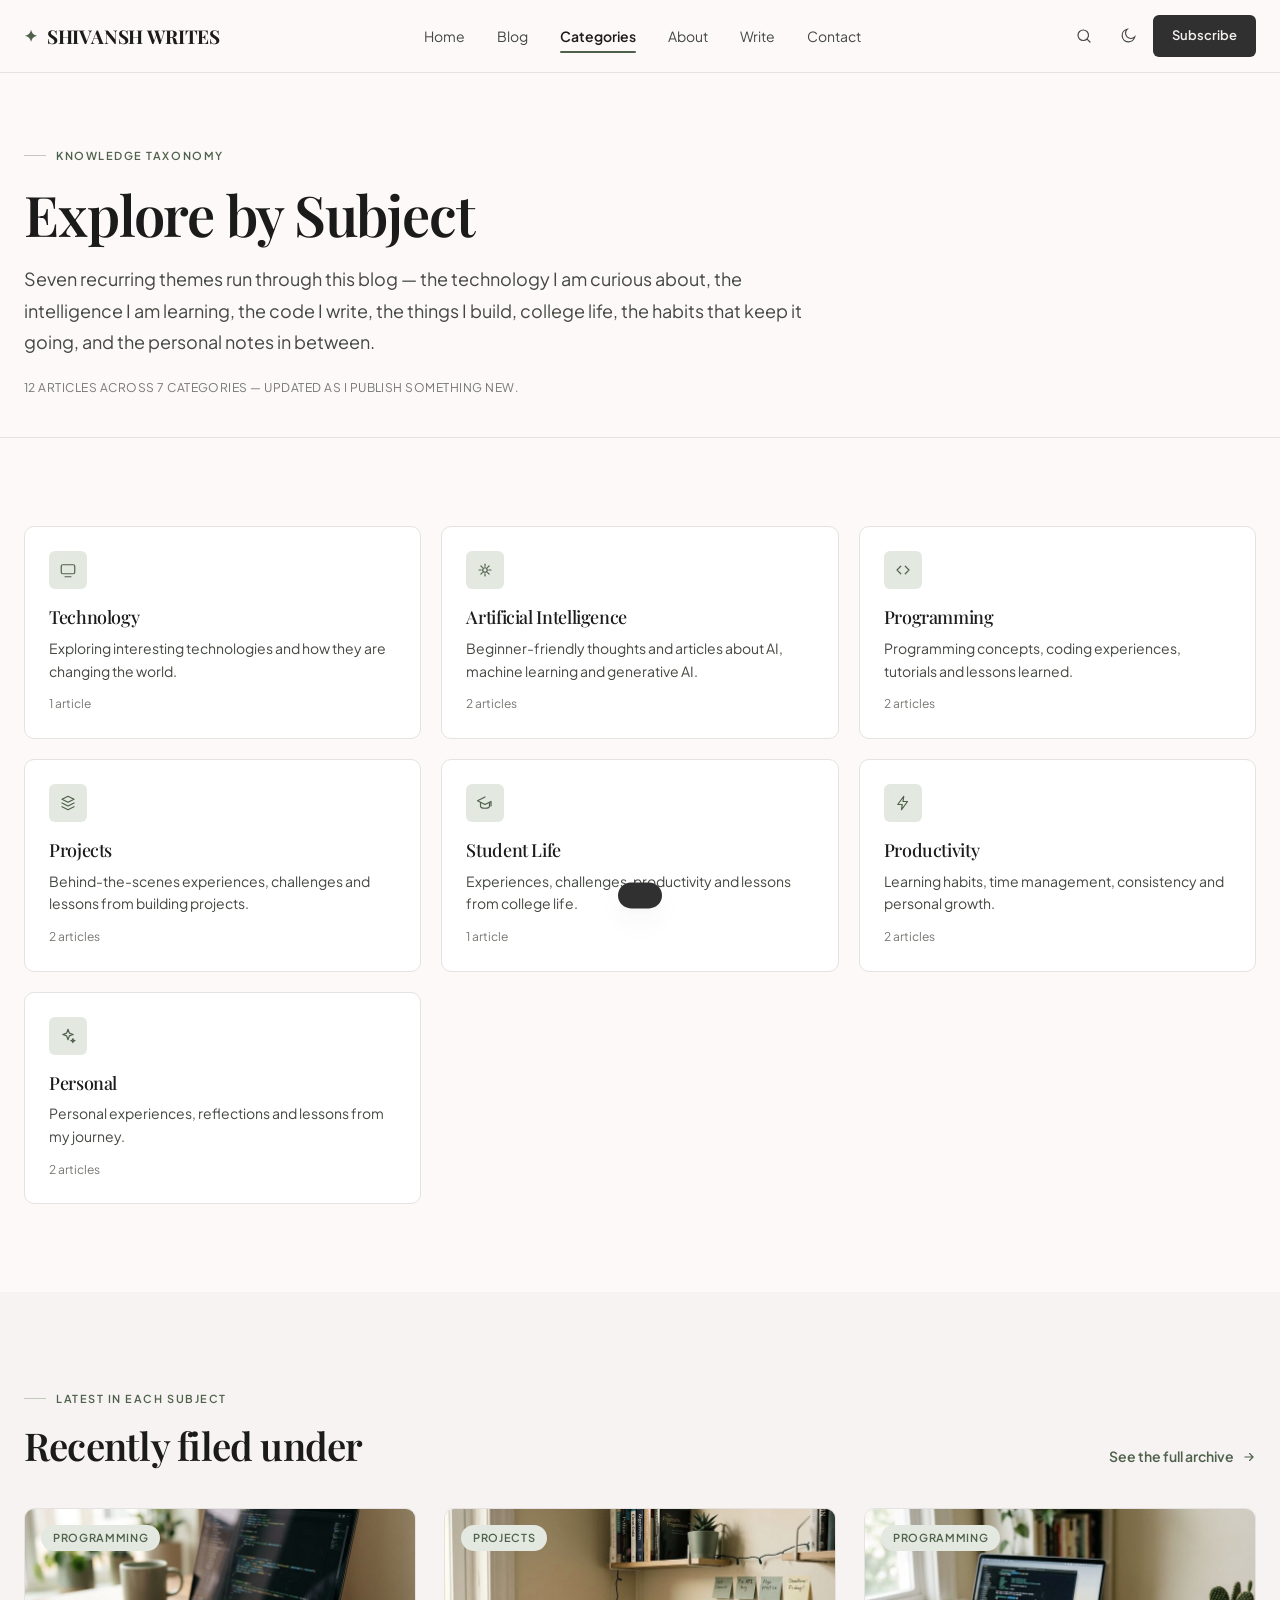
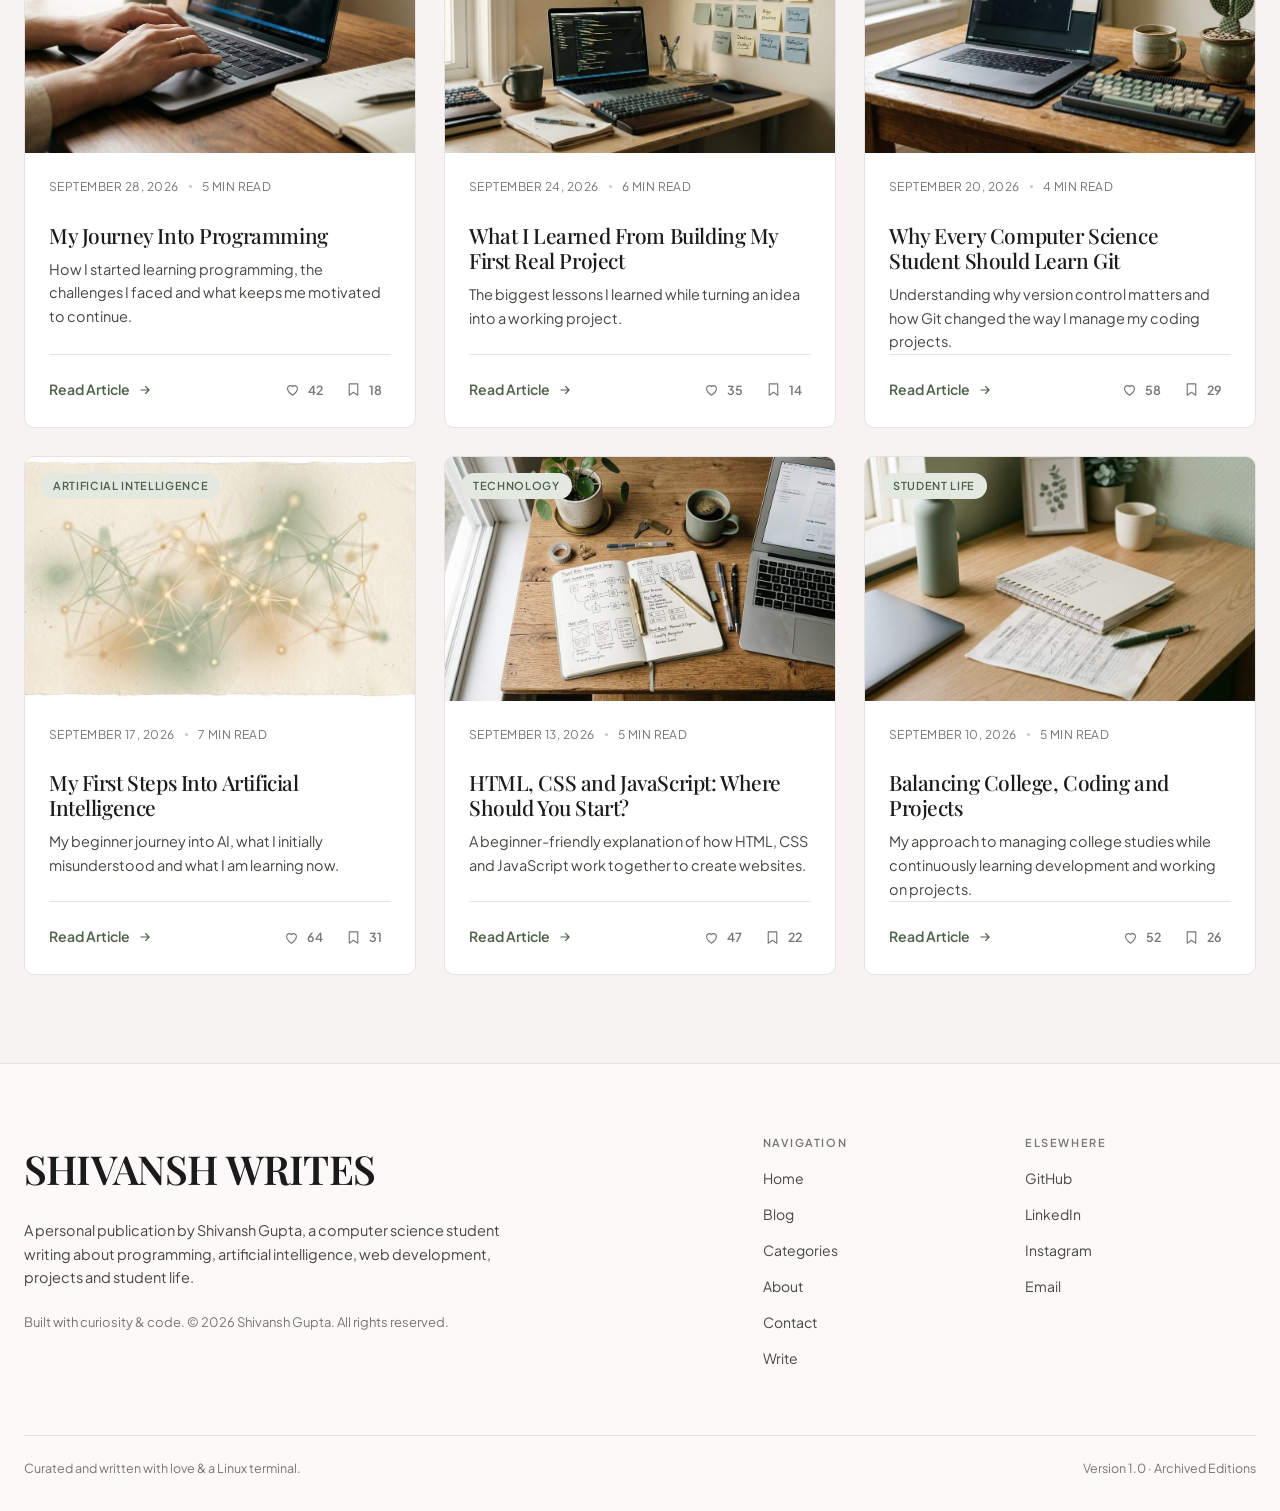
<file: categories.html>
<!DOCTYPE html>
<html lang="en" data-theme="light">
<head>
  <meta charset="UTF-8">
  <meta name="viewport" content="width=device-width, initial-scale=1.0">
  <title>Categories — Explore by Subject | Shivansh Writes</title>
  <meta name="description" content="Browse articles by subject: technology, artificial intelligence, programming, projects, student life, productivity and personal notes.">
  <link rel="stylesheet" href="fonts/fonts.css">
  <link rel="stylesheet" href="css/style.css">
  <noscript><style>.reveal { opacity: 1; transform: none; } .nav { display: block; }</style></noscript>
</head>

<body data-page="categories">

<div class="progress-bar" aria-hidden="true"><div class="progress-bar__fill" data-progress></div></div>

<header class="site-header">
  <div class="container site-header__inner">
    <a class="logo" href="index.html"><span class="logo__mark">&#10022;</span>SHIVANSH&nbsp;WRITES</a>

    <nav class="nav" id="primary-nav" aria-label="Main navigation">
      <ul class="nav__list">
        <li><a class="nav__link" href="index.html">Home</a></li>
        <li><a class="nav__link" href="blog.html">Blog</a></li>
        <li><a class="nav__link" href="categories.html" aria-current="page">Categories</a></li>
        <li><a class="nav__link" href="about.html">About</a></li>
        <li><a class="nav__link" href="editor.html">Write</a></li>
        <li><a class="nav__link" href="contact.html">Contact</a></li>
      </ul>
    </nav>

    <div class="header-actions">
      <button class="icon-btn" data-search-open aria-label="Search articles">
        <svg viewBox="0 0 24 24" fill="none" stroke="currentColor" stroke-width="1.6" stroke-linecap="round"><circle cx="11" cy="11" r="7"/><path d="M20 20l-3.6-3.6"/></svg>
      </button>
      <button class="icon-btn" data-theme-toggle aria-label="Switch colour theme">
        <svg viewBox="0 0 24 24" fill="none" stroke="currentColor" stroke-width="1.6" stroke-linecap="round"><path d="M21 13.2A8.5 8.5 0 1110.8 3a6.8 6.8 0 1010.2 10.2z"/></svg>
      </button>
      <a class="btn btn--primary btn--sm hide-mobile" href="index.html#newsletter">Subscribe</a>
      <button class="icon-btn nav-toggle" data-nav-toggle aria-label="Open menu" aria-expanded="false" aria-controls="primary-nav">
        <svg viewBox="0 0 24 24" fill="none" stroke="currentColor" stroke-width="1.7" stroke-linecap="round"><path d="M3 6h18M3 12h18M3 18h18"/></svg>
      </button>
    </div>
  </div>
</header>

<main>

  <section class="page-head">
    <div class="container">
      <span class="eyebrow">Knowledge Taxonomy</span>
      <h1 class="display">Explore by Subject</h1>
      <p class="lede">
        Seven recurring themes run through this blog — the technology I am curious about, the
        intelligence I am learning, the code I write, the things I build, college life, the
        habits that keep it going, and the personal notes in between.
      </p>
      <p class="meta" style="margin-top:20px" data-category-summary></p>
    </div>
  </section>

  <!-- ===================== CATEGORY OVERVIEW CARDS ===================== -->
  <section class="section">
    <div class="container">
      <div class="grid-subjects grid-subjects--3" data-category-grid></div>
    </div>
  </section>

  <!-- ====================== RECENT ACROSS SUBJECTS ====================== -->
  <section class="section section--tint">
    <div class="container">

      <div class="section-head">
        <div>
          <span class="eyebrow">Latest in each subject</span>
          <h2 class="headline" style="margin-top:14px">Recently filed under</h2>
        </div>
        <a class="link" href="blog.html"><span>See the full archive</span>
          <svg width="14" height="14" viewBox="0 0 24 24" fill="none" stroke="currentColor" stroke-width="2" stroke-linecap="round"><path d="M5 12h14M13 6l6 6-6 6"/></svg></a>
      </div>

      <div class="grid-posts" data-category-recent></div>
    </div>
  </section>

</main>

<footer class="site-footer">
  <div class="container">
    <div class="footer__top">
      <div>
        <div class="footer__brand">SHIVANSH WRITES</div>
        <p class="footer__about">
          A personal publication by Shivansh Gupta, a computer science student writing about
          programming, artificial intelligence, web development, projects and student life.
        </p>
        <p class="footer__copy">Built with curiosity &amp; code. &copy; <span data-year>2026</span> Shivansh Gupta. All rights reserved.</p>
      </div>
      <div class="footer__cols">
        <div>
          <h4>Navigation</h4>
          <ul>
            <li><a href="index.html">Home</a></li>
            <li><a href="blog.html">Blog</a></li>
            <li><a href="categories.html">Categories</a></li>
            <li><a href="about.html">About</a></li>
            <li><a href="contact.html">Contact</a></li>
            <li><a href="editor.html">Write</a></li>
          </ul>
        </div>
        <div>
          <h4>Elsewhere</h4>
          <ul data-footer-social></ul>
        </div>
      </div>
    </div>
    <div class="footer__bottom">
      <span>Curated and written with love &amp; a Linux terminal.</span>
      <span>Version 1.0 &middot; Archived Editions</span>
    </div>
  </div>
</footer>

<div class="search-overlay" data-search-overlay role="dialog" aria-label="Search articles" aria-modal="true">
  <div class="search-panel">
    <label class="sr-only" for="site-search">Search articles</label>
    <input id="site-search" type="search" placeholder="Search articles&hellip;" data-search-input autocomplete="off">
    <div class="search-results" data-search-results></div>
  </div>
</div>

<div class="toast" data-toast role="status" aria-live="polite"></div>

<script src="js/data.js"></script>
<script src="js/articles-1.js"></script>
<script src="js/articles-2.js"></script>
<script src="js/articles-3.js"></script>
<script src="js/store.js"></script>
<script src="js/render.js"></script>
<script src="js/site.js"></script>
</body>
</html>
</file>
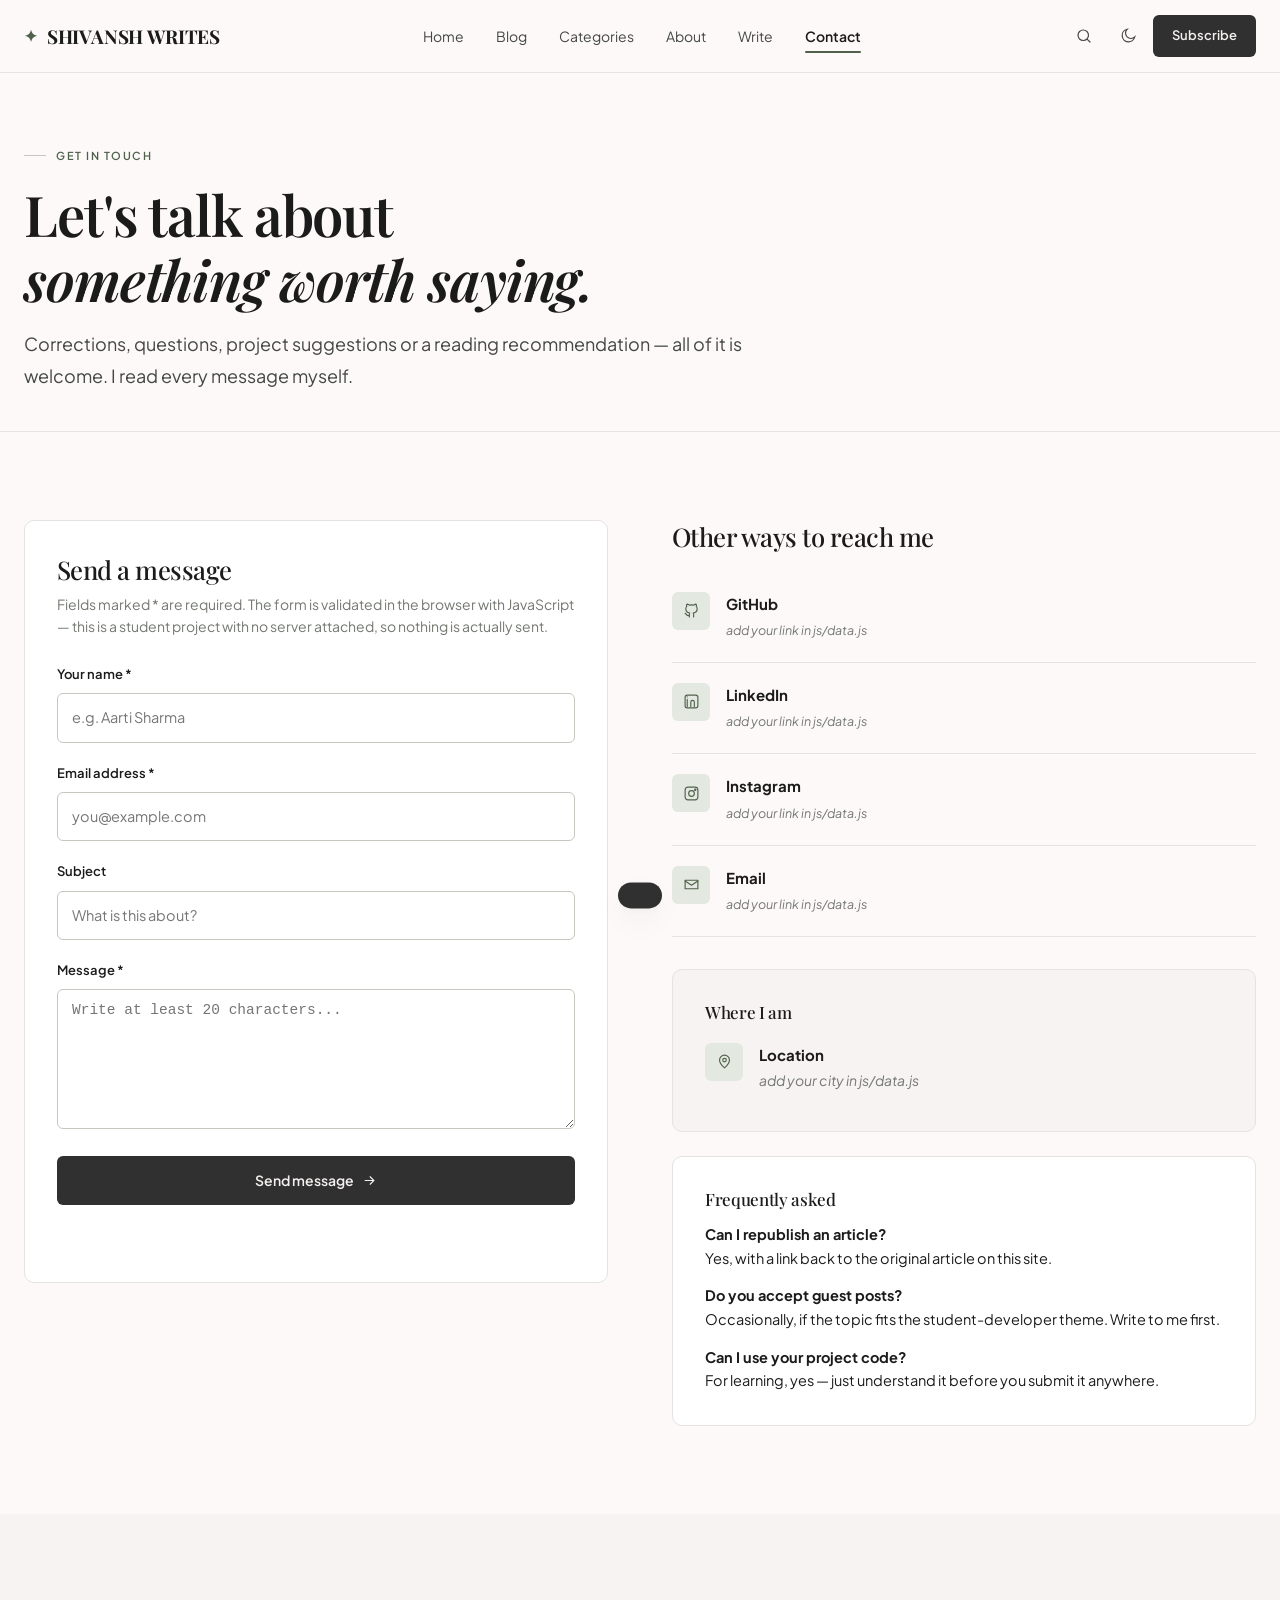
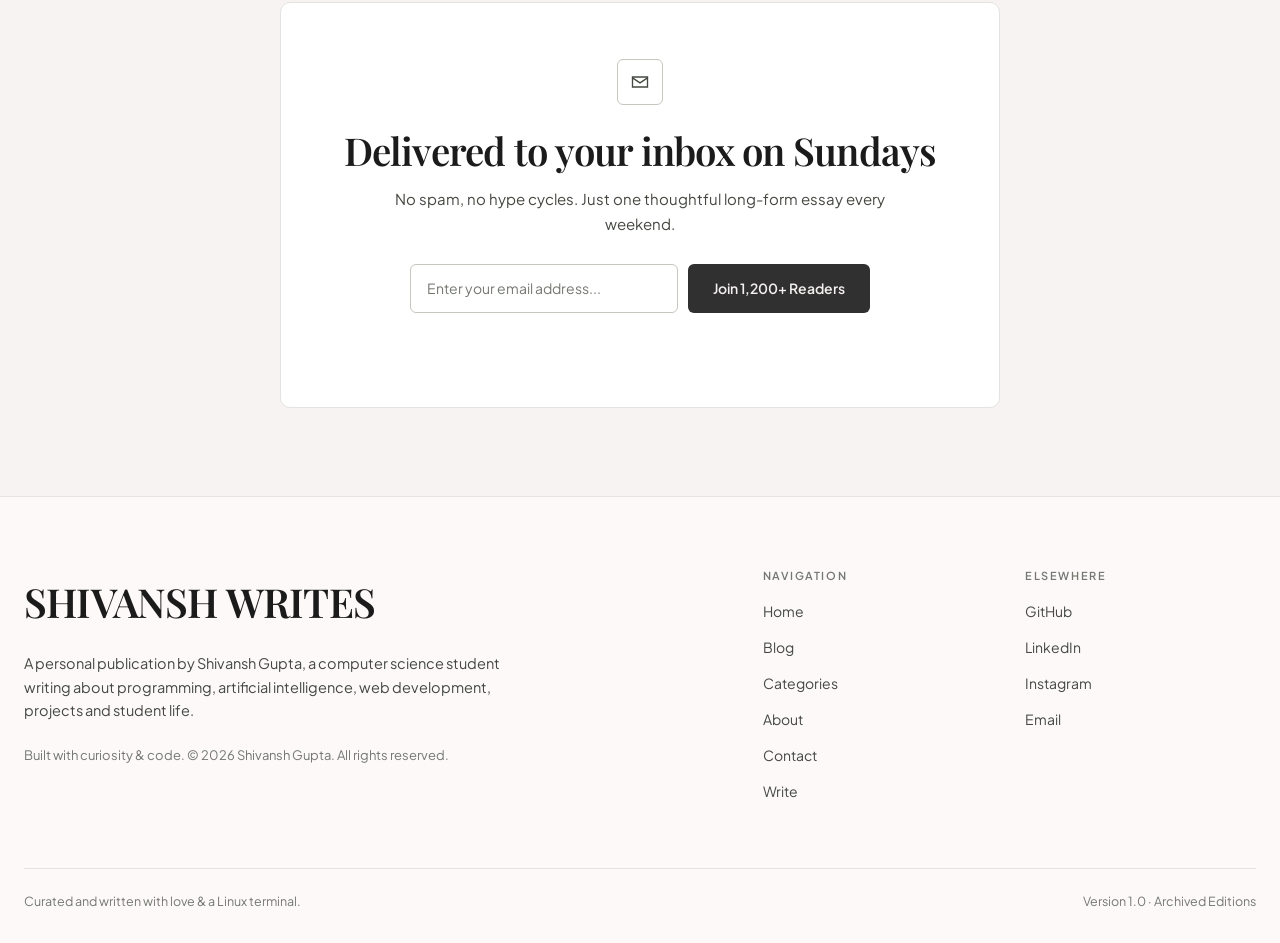
<file: contact.html>
<!DOCTYPE html>
<html lang="en" data-theme="light">
<head>
  <meta charset="UTF-8">
  <meta name="viewport" content="width=device-width, initial-scale=1.0">
  <title>Contact — Write to Shivansh | Shivansh Writes</title>
  <meta name="description" content="Get in touch with Shivansh Gupta about the blog, corrections, project questions or just to say hello.">
  <link rel="stylesheet" href="fonts/fonts.css">
  <link rel="stylesheet" href="css/style.css">
  <noscript><style>.reveal { opacity: 1; transform: none; } .nav { display: block; }</style></noscript>
</head>

<body data-page="contact">

<div class="progress-bar" aria-hidden="true"><div class="progress-bar__fill" data-progress></div></div>

<header class="site-header">
  <div class="container site-header__inner">
    <a class="logo" href="index.html"><span class="logo__mark">&#10022;</span>SHIVANSH&nbsp;WRITES</a>

    <nav class="nav" id="primary-nav" aria-label="Main navigation">
      <ul class="nav__list">
        <li><a class="nav__link" href="index.html">Home</a></li>
        <li><a class="nav__link" href="blog.html">Blog</a></li>
        <li><a class="nav__link" href="categories.html">Categories</a></li>
        <li><a class="nav__link" href="about.html">About</a></li>
        <li><a class="nav__link" href="editor.html">Write</a></li>
        <li><a class="nav__link" href="contact.html" aria-current="page">Contact</a></li>
      </ul>
    </nav>

    <div class="header-actions">
      <button class="icon-btn" data-search-open aria-label="Search articles">
        <svg viewBox="0 0 24 24" fill="none" stroke="currentColor" stroke-width="1.6" stroke-linecap="round"><circle cx="11" cy="11" r="7"/><path d="M20 20l-3.6-3.6"/></svg>
      </button>
      <button class="icon-btn" data-theme-toggle aria-label="Switch colour theme">
        <svg viewBox="0 0 24 24" fill="none" stroke="currentColor" stroke-width="1.6" stroke-linecap="round"><path d="M21 13.2A8.5 8.5 0 1110.8 3a6.8 6.8 0 1010.2 10.2z"/></svg>
      </button>
      <a class="btn btn--primary btn--sm hide-mobile" href="index.html#newsletter">Subscribe</a>
      <button class="icon-btn nav-toggle" data-nav-toggle aria-label="Open menu" aria-expanded="false" aria-controls="primary-nav">
        <svg viewBox="0 0 24 24" fill="none" stroke="currentColor" stroke-width="1.7" stroke-linecap="round"><path d="M3 6h18M3 12h18M3 18h18"/></svg>
      </button>
    </div>
  </div>
</header>

<main>

  <section class="page-head">
    <div class="container">
      <span class="eyebrow">Get in touch</span>
      <h1 class="display">Let's talk about<br><em class="italic">something worth saying.</em></h1>
      <p class="lede">
        Corrections, questions, project suggestions or a reading recommendation — all of it
        is welcome. I read every message myself.
      </p>
    </div>
  </section>

  <section class="section">
    <div class="container">
      <div class="split">

        <!-- ---------------- contact form ---------------- -->
        <div class="card">
          <h2 class="headline-md" style="margin-bottom:6px">Send a message</h2>
          <p class="muted" style="font-size:14px;margin:0 0 26px">
            Fields marked * are required. The form is validated in the browser with
            JavaScript — this is a student project with no server attached, so nothing is
            actually sent.
          </p>

          <form data-contact-form novalidate>

            <div class="field">
              <label for="name">Your name *</label>
              <input id="name" name="name" type="text" placeholder="e.g. Aarti Sharma"
                     data-validate="required" autocomplete="name">
              <span class="err" aria-live="polite"></span>
            </div>

            <div class="field">
              <label for="email">Email address *</label>
              <input id="email" name="email" type="email" placeholder="you@example.com"
                     data-validate="email" autocomplete="email">
              <span class="err" aria-live="polite"></span>
            </div>

            <div class="field">
              <label for="subject">Subject</label>
              <input id="subject" name="subject" type="text" placeholder="What is this about?" data-validate="optional">
              <span class="err" aria-live="polite"></span>
            </div>

            <div class="field">
              <label for="message">Message *</label>
              <textarea id="message" name="message" placeholder="Write at least 20 characters..."
                        data-validate="message"></textarea>
              <span class="err" aria-live="polite"></span>
            </div>

            <button class="btn btn--primary" type="submit" style="width:100%">
              Send message
              <svg width="15" height="15" viewBox="0 0 24 24" fill="none" stroke="currentColor" stroke-width="1.8" stroke-linecap="round"><path d="M5 12h14M13 6l6 6-6 6"/></svg>
            </button>

            <p class="form-note" data-contact-note role="status"></p>
          </form>
        </div>

        <!-- ---------------- side information ---------------- -->
        <div>
          <h2 class="headline-md" style="margin-bottom:18px">Other ways to reach me</h2>

          <!-- channels are generated from SW.social — blank until you fill them in -->
          <ul data-contact-channels></ul>

          <div class="card" style="margin-top:32px;background:var(--canvas-2)">
            <h3 style="font-size:17px;font-weight:500;margin-bottom:14px">Where I am</h3>
            <ul>
              <li style="display:flex;gap:16px;padding:6px 0">
                <span class="subject-card__icon" style="margin:0;flex:none">
                  <svg width="17" height="17" viewBox="0 0 24 24" fill="none" stroke="currentColor" stroke-width="1.6" stroke-linecap="round"><path d="M12 21s7-5.6 7-11a7 7 0 10-14 0c0 5.4 7 11 7 11z"/><circle cx="12" cy="10" r="2.5"/></svg>
                </span>
                <span data-contact-location></span>
              </li>
            </ul>
          </div>

          <div class="card" style="margin-top:24px">
            <h3 style="font-size:17px;font-weight:500;margin-bottom:14px">Frequently asked</h3>
            <p style="font-size:14.5px;margin:0 0 14px">
              <strong>Can I republish an article?</strong><br>
              Yes, with a link back to the original article on this site.
            </p>
            <p style="font-size:14.5px;margin:0 0 14px">
              <strong>Do you accept guest posts?</strong><br>
              Occasionally, if the topic fits the student-developer theme. Write to me first.
            </p>
            <p style="font-size:14.5px;margin:0">
              <strong>Can I use your project code?</strong><br>
              For learning, yes — just understand it before you submit it anywhere.
            </p>
          </div>
        </div>

      </div>
    </div>
  </section>

  <section class="section section--tint">
    <div class="container">
      <div class="newsletter reveal" style="background:var(--surface)">
        <span class="newsletter__icon" aria-hidden="true">
          <svg width="20" height="20" viewBox="0 0 24 24" fill="none" stroke="currentColor" stroke-width="1.6" stroke-linecap="round"><path d="M3 6h18v12H3z"/><path d="M3 7l9 6 9-6"/></svg>
        </span>
        <h2 class="headline">Delivered to your inbox on Sundays</h2>
        <p>No spam, no hype cycles. Just one thoughtful long-form essay every weekend.</p>
        <form class="subscribe-form" data-subscribe-form novalidate>
          <label class="sr-only" for="sub-email-contact">Email address</label>
          <input id="sub-email-contact" type="email" name="email" placeholder="Enter your email address..." autocomplete="email">
          <button class="btn btn--primary" type="submit">Join 1,200+ Readers</button>
        </form>
        <p class="form-note" data-form-note role="status"></p>
      </div>
    </div>
  </section>

</main>

<footer class="site-footer">
  <div class="container">
    <div class="footer__top">
      <div>
        <div class="footer__brand">SHIVANSH WRITES</div>
        <p class="footer__about">
          A personal publication by Shivansh Gupta, a computer science student writing about
          programming, artificial intelligence, web development, projects and student life.
        </p>
        <p class="footer__copy">Built with curiosity &amp; code. &copy; <span data-year>2026</span> Shivansh Gupta. All rights reserved.</p>
      </div>
      <div class="footer__cols">
        <div>
          <h4>Navigation</h4>
          <ul>
            <li><a href="index.html">Home</a></li>
            <li><a href="blog.html">Blog</a></li>
            <li><a href="categories.html">Categories</a></li>
            <li><a href="about.html">About</a></li>
            <li><a href="contact.html">Contact</a></li>
            <li><a href="editor.html">Write</a></li>
          </ul>
        </div>
        <div>
          <h4>Elsewhere</h4>
          <ul data-footer-social></ul>
        </div>
      </div>
    </div>
    <div class="footer__bottom">
      <span>Curated and written with love &amp; a Linux terminal.</span>
      <span>Version 1.0 &middot; Archived Editions</span>
    </div>
  </div>
</footer>

<div class="search-overlay" data-search-overlay role="dialog" aria-label="Search articles" aria-modal="true">
  <div class="search-panel">
    <label class="sr-only" for="site-search">Search articles</label>
    <input id="site-search" type="search" placeholder="Search articles&hellip;" data-search-input autocomplete="off">
    <div class="search-results" data-search-results></div>
  </div>
</div>

<div class="toast" data-toast role="status" aria-live="polite"></div>

<script src="js/data.js"></script>
<script src="js/articles-1.js"></script>
<script src="js/articles-2.js"></script>
<script src="js/articles-3.js"></script>
<script src="js/store.js"></script>
<script src="js/render.js"></script>
<script src="js/site.js"></script>
</body>
</html>
</file>
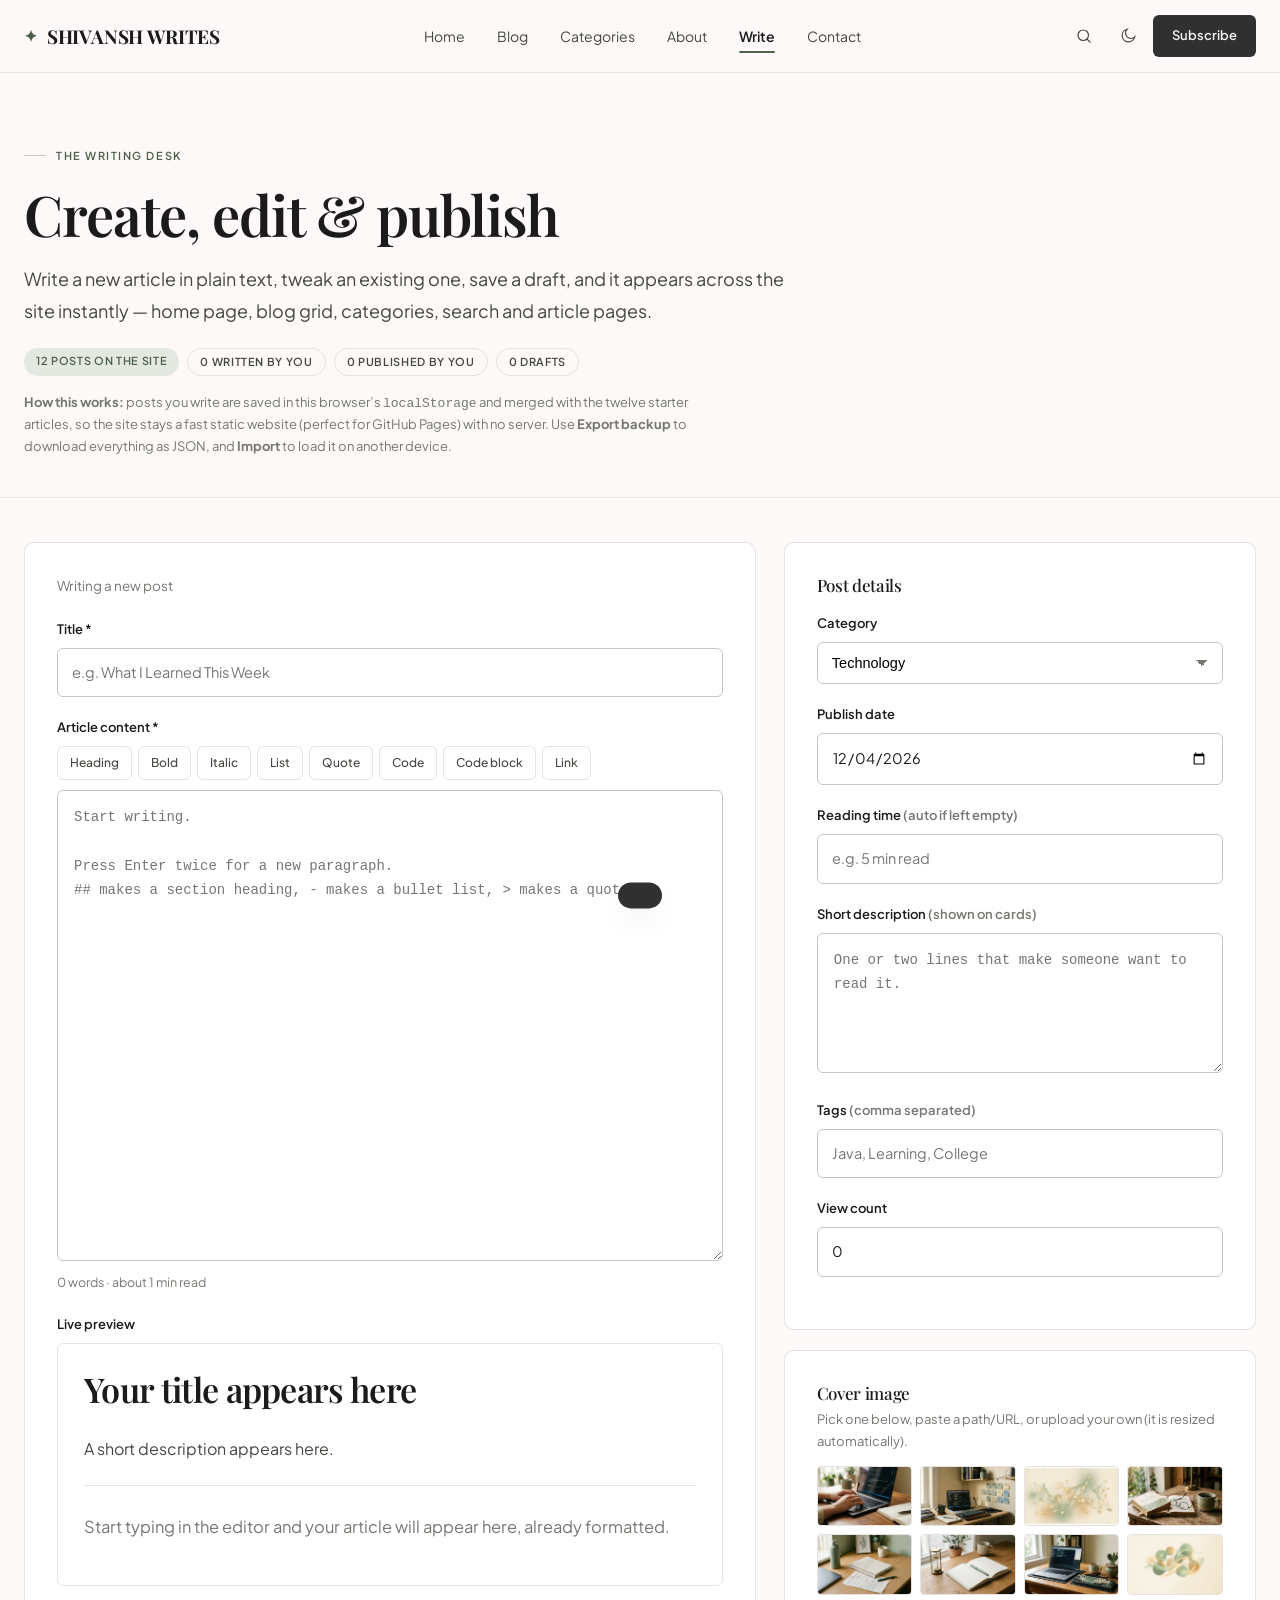
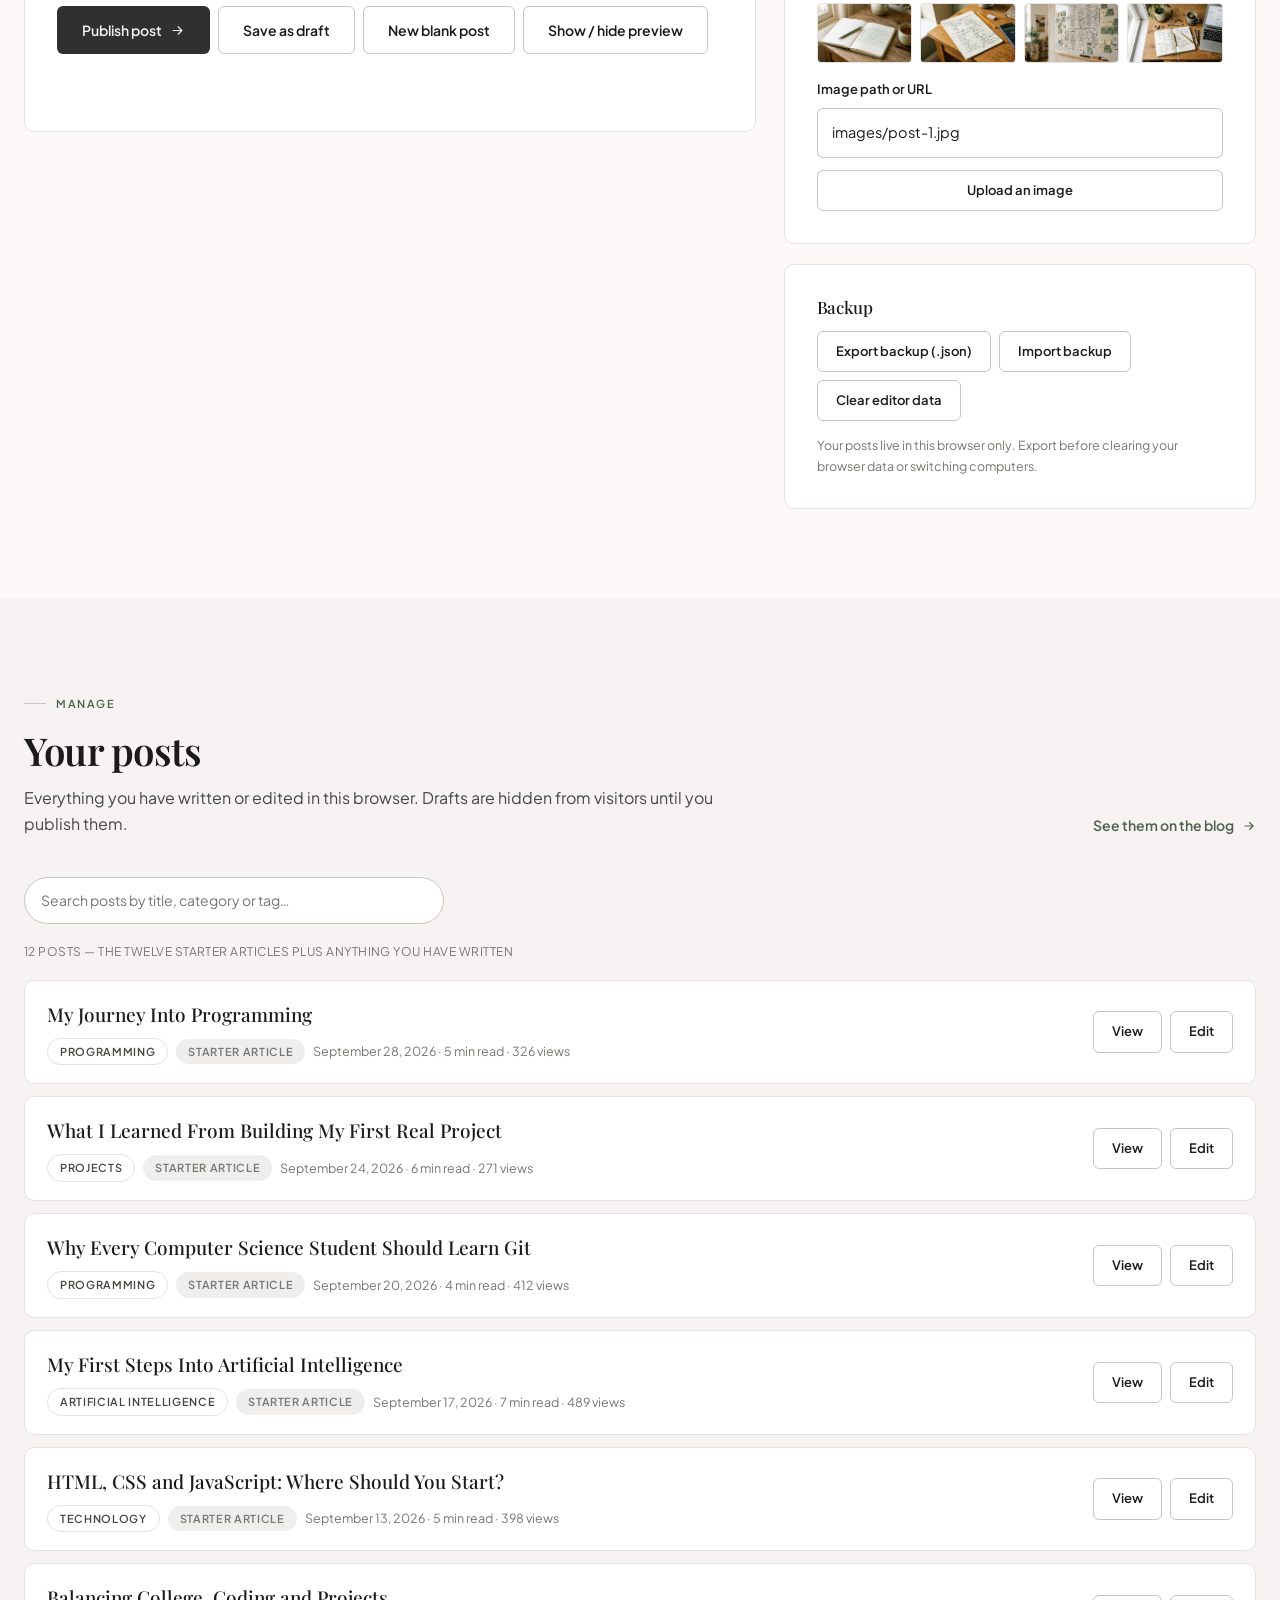
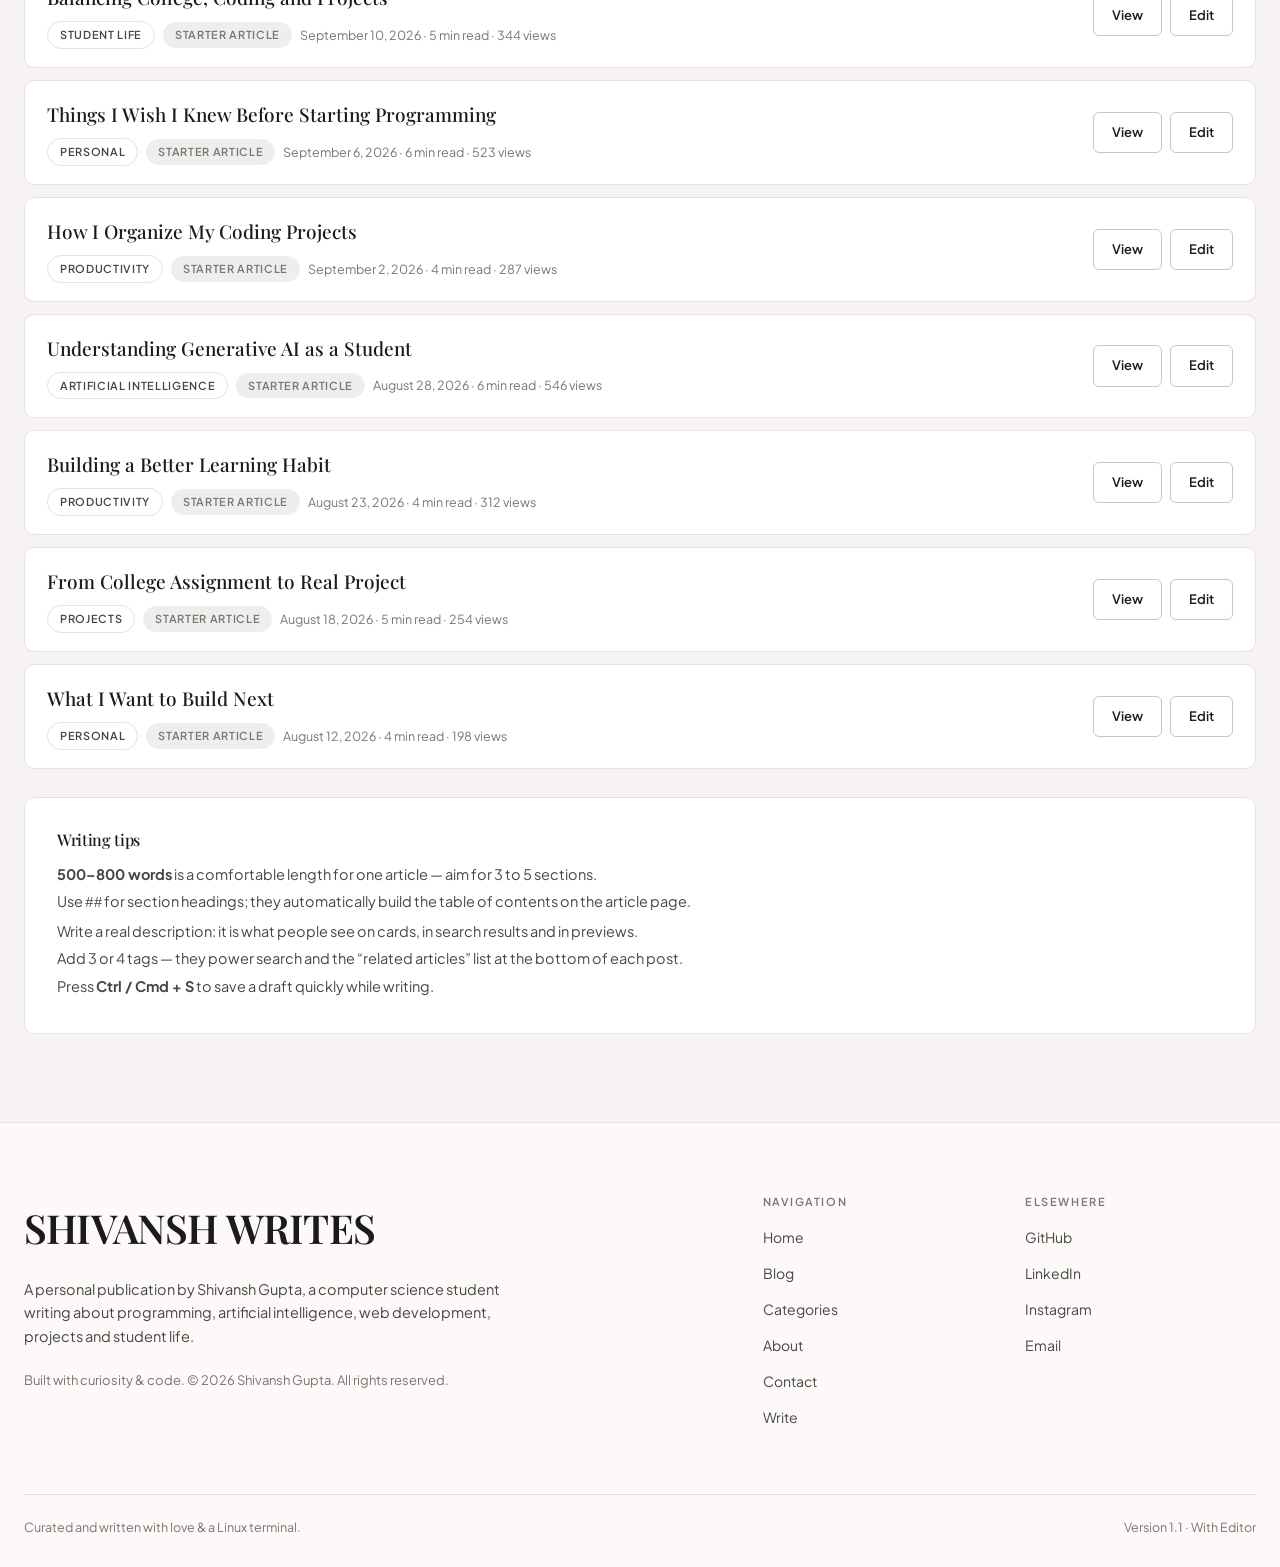
<file: editor.html>
<!DOCTYPE html>
<html lang="en" data-theme="light">
<head>
  <meta charset="UTF-8">
  <meta name="viewport" content="width=device-width, initial-scale=1.0">
  <title>Write — Create &amp; Edit Posts | Shivansh Writes</title>
  <meta name="description" content="Write a new article, edit published ones, save drafts and export a backup — all in the browser.">
  <link rel="stylesheet" href="fonts/fonts.css">
  <link rel="stylesheet" href="css/style.css">
  <noscript><style>.reveal { opacity: 1; transform: none; } .nav { display: block; }</style></noscript>
</head>

<body data-page="editor">

<div class="progress-bar" aria-hidden="true"><div class="progress-bar__fill" data-progress></div></div>

<header class="site-header">
  <div class="container site-header__inner">
    <a class="logo" href="index.html"><span class="logo__mark">&#10022;</span>SHIVANSH&nbsp;WRITES</a>

    <nav class="nav" id="primary-nav" aria-label="Main navigation">
      <ul class="nav__list">
        <li><a class="nav__link" href="index.html">Home</a></li>
        <li><a class="nav__link" href="blog.html">Blog</a></li>
        <li><a class="nav__link" href="categories.html">Categories</a></li>
        <li><a class="nav__link" href="about.html">About</a></li>
        <li><a class="nav__link" href="editor.html" aria-current="page">Write</a></li>
        <li><a class="nav__link" href="contact.html">Contact</a></li>
      </ul>
    </nav>

    <div class="header-actions">
      <button class="icon-btn" data-search-open aria-label="Search articles">
        <svg viewBox="0 0 24 24" fill="none" stroke="currentColor" stroke-width="1.6" stroke-linecap="round"><circle cx="11" cy="11" r="7"/><path d="M20 20l-3.6-3.6"/></svg>
      </button>
      <button class="icon-btn" data-theme-toggle aria-label="Switch colour theme">
        <svg viewBox="0 0 24 24" fill="none" stroke="currentColor" stroke-width="1.6" stroke-linecap="round"><path d="M21 13.2A8.5 8.5 0 1110.8 3a6.8 6.8 0 1010.2 10.2z"/></svg>
      </button>
      <a class="btn btn--primary btn--sm hide-mobile" href="index.html#newsletter">Subscribe</a>
      <button class="icon-btn nav-toggle" data-nav-toggle aria-label="Open menu" aria-expanded="false" aria-controls="primary-nav">
        <svg viewBox="0 0 24 24" fill="none" stroke="currentColor" stroke-width="1.7" stroke-linecap="round"><path d="M3 6h18M3 12h18M3 18h18"/></svg>
      </button>
    </div>
  </div>
</header>

<main>

  <!-- ========================= PAGE TITLE ========================= -->
  <section class="page-head">
    <div class="container">
      <span class="eyebrow">The Writing Desk</span>
      <h1 class="display">Create, edit &amp; publish</h1>
      <p class="lede">
        Write a new article in plain text, tweak an existing one, save a draft, and it appears
        across the site instantly — home page, blog grid, categories, search and article pages.
      </p>
      <div class="pill-row" style="margin-top:22px" data-editor-counters></div>
      <p class="muted" style="font-size:13px;margin-top:16px;max-width:70ch">
        <strong>How this works:</strong> posts you write are saved in this browser’s
        <code>localStorage</code> and merged with the twelve starter articles, so the site stays
        a fast static website (perfect for GitHub Pages) with no server. Use
        <strong>Export backup</strong> to download everything as JSON, and
        <strong>Import</strong> to load it on another device.
      </p>
    </div>
  </section>

  <!-- ========================= THE EDITOR ========================= -->
  <section class="section" style="padding-top:44px">
    <div class="container">
      <div class="editor-layout">

        <!-- ---------------- left: the writing area ---------------- -->
        <form class="card" data-post-form novalidate>
          <div class="editor-mode" data-editor-mode>Writing a new post</div>

          <div class="field">
            <label for="p-title">Title *</label>
            <input id="p-title" type="text" data-field="title" placeholder="e.g. What I Learned This Week">
          </div>

          <div class="field">
            <label for="p-body">Article content *</label>

            <!-- small Markdown toolbar -->
            <div class="md-toolbar">
              <button type="button" class="chip" data-md data-before="## " data-after="" data-sample="Section heading">Heading</button>
              <button type="button" class="chip" data-md data-before="**" data-after="**" data-sample="important">Bold</button>
              <button type="button" class="chip" data-md data-before="*" data-after="*" data-sample="emphasis">Italic</button>
              <button type="button" class="chip" data-md data-before="- " data-after="" data-sample="first point">List</button>
              <button type="button" class="chip" data-md data-before="&gt; " data-after="" data-sample="A line worth quoting.">Quote</button>
              <button type="button" class="chip" data-md data-before="`" data-after="`" data-sample="code">Code</button>
              <button type="button" class="chip" data-md data-before="```&#10;" data-after="&#10;```" data-sample="console.log('hello');">Code block</button>
              <button type="button" class="chip" data-md data-before="[" data-after="](https://example.com)" data-sample="link text">Link</button>
            </div>

            <textarea id="p-body" rows="18" data-field="body"
              placeholder="Start writing.&#10;&#10;Press Enter twice for a new paragraph.&#10;## makes a section heading, - makes a bullet list, > makes a quote."></textarea>
            <span class="form-note" data-word-count></span>
          </div>

          <div class="field">
            <label for="p-preview">Live preview</label>
            <div id="p-preview" class="prose editor-preview" data-preview style="max-width:none"></div>
          </div>

          <div class="pill-row">
            <button class="btn btn--primary" type="submit" data-action="publish">
              Publish post
              <svg width="15" height="15" viewBox="0 0 24 24" fill="none" stroke="currentColor" stroke-width="1.8" stroke-linecap="round"><path d="M5 12h14M13 6l6 6-6 6"/></svg>
            </button>
            <button class="btn btn--outline" type="button" data-action="draft">Save as draft</button>
            <button class="btn btn--outline" type="button" data-action="new">New blank post</button>
            <button class="btn btn--outline" type="button" data-action="preview-toggle">Show / hide preview</button>
          </div>
          <p class="form-note" data-editor-status role="status"></p>
        </form>

        <!-- ---------------- right: the publish panel ---------------- -->
        <aside class="editor-side">

          <div class="card">
            <h3 style="font-size:17px;font-weight:500;margin-bottom:18px">Post details</h3>

            <input type="hidden" data-field="id">

            <div class="field">
              <label for="p-category">Category</label>
              <select id="p-category" data-field="category"></select>
            </div>

            <div class="field">
              <label for="p-date">Publish date</label>
              <input id="p-date" type="date" data-field="date">
            </div>

            <div class="field">
              <label for="p-read">Reading time <span class="muted">(auto if left empty)</span></label>
              <input id="p-read" type="text" data-field="readingTime" placeholder="e.g. 5 min read">
            </div>

            <div class="field">
              <label for="p-desc">Short description <span class="muted">(shown on cards)</span></label>
              <textarea id="p-desc" rows="3" data-field="description" placeholder="One or two lines that make someone want to read it."></textarea>
            </div>

            <div class="field">
              <label for="p-tags">Tags <span class="muted">(comma separated)</span></label>
              <input id="p-tags" type="text" data-field="tags" placeholder="Java, Learning, College">
            </div>

            <div class="field">
              <label for="p-views">View count</label>
              <input id="p-views" type="number" min="0" data-field="views" value="0">
            </div>
          </div>

          <div class="card">
            <h3 style="font-size:17px;font-weight:500;margin-bottom:6px">Cover image</h3>
            <p class="muted" style="font-size:13px;margin:0 0 14px">
              Pick one below, paste a path/URL, or upload your own (it is resized automatically).
            </p>

            <div class="thumb-grid" data-image-picker></div>

            <div class="field" style="margin-top:16px;margin-bottom:12px">
              <label for="p-image">Image path or URL</label>
              <input id="p-image" type="text" data-field="image" value="images/post-1.jpg">
            </div>

            <label class="btn btn--outline btn--sm" style="width:100%">
              Upload an image
              <input type="file" accept="image/*" data-upload hidden>
            </label>
          </div>

          <div class="card">
            <h3 style="font-size:17px;font-weight:500;margin-bottom:14px">Backup</h3>
            <div class="pill-row">
              <button class="btn btn--outline btn--sm" type="button" data-action="export">Export backup (.json)</button>
              <button class="btn btn--outline btn--sm" type="button" data-action="import">Import backup</button>
              <input type="file" accept="application/json,.json" data-import-input hidden>
              <button class="btn btn--outline btn--sm" type="button" data-action="reset">Clear editor data</button>
            </div>
            <p class="muted" style="font-size:12.5px;margin:14px 0 0">
              Your posts live in this browser only. Export before clearing your browser data or
              switching computers.
            </p>
          </div>

        </aside>

      </div>
    </div>
  </section>

  <!-- ==================== MANAGE EXISTING POSTS ==================== -->
  <section class="section section--tint">
    <div class="container">
      <div class="section-head">
        <div>
          <span class="eyebrow">Manage</span>
          <h2 class="headline" style="margin-top:14px">Your posts</h2>
          <p class="section-sub">
            Everything you have written or edited in this browser. Drafts are hidden from
            visitors until you publish them.
          </p>
        </div>
        <a class="link" href="blog.html"><span>See them on the blog</span>
          <svg width="14" height="14" viewBox="0 0 24 24" fill="none" stroke="currentColor" stroke-width="2" stroke-linecap="round"><path d="M5 12h14M13 6l6 6-6 6"/></svg></a>
      </div>

      <div class="filters" style="margin-bottom:18px">
        <label class="sr-only" for="post-search">Search posts</label>
        <input id="post-search" type="search" data-post-search placeholder="Search posts by title, category or tag…"
               style="width:100%;max-width:420px;padding:11px 16px;background:var(--surface);border:1px solid var(--line-strong);border-radius:var(--radius-pill);font-size:14px">
      </div>

      <p class="meta" style="margin-bottom:18px" data-post-count></p>

      <div data-post-list></div>

      <div class="card" style="margin-top:28px;background:var(--surface)">
        <h3 style="font-size:16px;font-weight:500;margin-bottom:12px">Writing tips</h3>
        <ul style="font-size:14.5px;color:var(--ink-2);line-height:1.9">
          <li><strong>500–800 words</strong> is a comfortable length for one article — aim for 3 to 5 sections.</li>
          <li>Use <code>##</code> for section headings; they automatically build the table of contents on the article page.</li>
          <li>Write a real description: it is what people see on cards, in search results and in previews.</li>
          <li>Add 3 or 4 tags — they power search and the “related articles” list at the bottom of each post.</li>
          <li>Press <strong>Ctrl / Cmd + S</strong> to save a draft quickly while writing.</li>
        </ul>
      </div>

    </div>
  </section>

</main>

<footer class="site-footer">
  <div class="container">
    <div class="footer__top">
      <div>
        <div class="footer__brand">SHIVANSH WRITES</div>
        <p class="footer__about">
          A personal publication by Shivansh Gupta, a computer science student writing about
          programming, artificial intelligence, web development, projects and student life.
        </p>
        <p class="footer__copy">Built with curiosity &amp; code. &copy; <span data-year>2026</span> Shivansh Gupta. All rights reserved.</p>
      </div>
      <div class="footer__cols">
        <div>
          <h4>Navigation</h4>
          <ul>
            <li><a href="index.html">Home</a></li>
            <li><a href="blog.html">Blog</a></li>
            <li><a href="categories.html">Categories</a></li>
            <li><a href="about.html">About</a></li>
            <li><a href="contact.html">Contact</a></li>
            <li><a href="editor.html">Write</a></li>
          </ul>
        </div>
        <div>
          <h4>Elsewhere</h4>
          <ul data-footer-social></ul>
        </div>
      </div>
    </div>
    <div class="footer__bottom">
      <span>Curated and written with love &amp; a Linux terminal.</span>
      <span>Version 1.1 &middot; With Editor</span>
    </div>
  </div>
</footer>

<div class="search-overlay" data-search-overlay role="dialog" aria-label="Search articles" aria-modal="true">
  <div class="search-panel">
    <label class="sr-only" for="site-search">Search articles</label>
    <input id="site-search" type="search" placeholder="Search articles&hellip;" data-search-input autocomplete="off">
    <div class="search-results" data-search-results></div>
  </div>
</div>

<div class="toast" data-toast role="status" aria-live="polite"></div>

<script src="js/data.js"></script>
<script src="js/articles-1.js"></script>
<script src="js/articles-2.js"></script>
<script src="js/articles-3.js"></script>
<script src="js/store.js"></script>
<script src="js/render.js"></script>
<script src="js/site.js"></script>
<!-- the editor logic is only needed on this page -->
<script src="js/editor.js"></script>
</body>
</html>
</file>
<file: fonts/fonts.css>
/* playfair latin-ext */
@font-face {
  font-family: 'Playfair Display';
  font-style: italic;
  font-weight: 400 900;
  font-display: swap;
  src: url('files/nuFkD-vYSZviVYUb_rj3ij__anPXDTnojEk72xU.woff2') format('woff2');
  unicode-range: U+0100-02BA, U+02BD-02C5, U+02C7-02CC, U+02CE-02D7, U+02DD-02FF, U+0304, U+0308, U+0329, U+1D00-1DBF, U+1E00-1E9F, U+1EF2-1EFF, U+2020, U+20A0-20AB, U+20AD-20C0, U+2113, U+2C60-2C7F, U+A720-A7FF;
}
/* playfair latin */
@font-face {
  font-family: 'Playfair Display';
  font-style: italic;
  font-weight: 400 900;
  font-display: swap;
  src: url('files/nuFkD-vYSZviVYUb_rj3ij__anPXDTnogkk7.woff2') format('woff2');
  unicode-range: U+0000-00FF, U+0131, U+0152-0153, U+02BB-02BC, U+02C6, U+02DA, U+02DC, U+0304, U+0308, U+0329, U+2000-206F, U+20AC, U+2122, U+2191, U+2193, U+2212, U+2215, U+FEFF, U+FFFD;
}
/* playfair latin-ext */
@font-face {
  font-family: 'Playfair Display';
  font-style: normal;
  font-weight: 400 900;
  font-display: swap;
  src: url('files/nuFiD-vYSZviVYUb_rj3ij__anPXDTLYgFE_.woff2') format('woff2');
  unicode-range: U+0100-02BA, U+02BD-02C5, U+02C7-02CC, U+02CE-02D7, U+02DD-02FF, U+0304, U+0308, U+0329, U+1D00-1DBF, U+1E00-1E9F, U+1EF2-1EFF, U+2020, U+20A0-20AB, U+20AD-20C0, U+2113, U+2C60-2C7F, U+A720-A7FF;
}
/* playfair latin */
@font-face {
  font-family: 'Playfair Display';
  font-style: normal;
  font-weight: 400 900;
  font-display: swap;
  src: url('files/nuFiD-vYSZviVYUb_rj3ij__anPXDTzYgA.woff2') format('woff2');
  unicode-range: U+0000-00FF, U+0131, U+0152-0153, U+02BB-02BC, U+02C6, U+02DA, U+02DC, U+0304, U+0308, U+0329, U+2000-206F, U+20AC, U+2122, U+2191, U+2193, U+2212, U+2215, U+FEFF, U+FFFD;
}
/* jakarta latin-ext */
@font-face {
  font-family: 'Plus Jakarta Sans';
  font-style: italic;
  font-weight: 200 800;
  font-display: swap;
  src: url('files/LDIuaomQNQcsA88c7O9yZ4KMCoOg4Koz4yCqhMva.woff2') format('woff2');
  unicode-range: U+0100-02BA, U+02BD-02C5, U+02C7-02CC, U+02CE-02D7, U+02DD-02FF, U+0304, U+0308, U+0329, U+1D00-1DBF, U+1E00-1E9F, U+1EF2-1EFF, U+2020, U+20A0-20AB, U+20AD-20C0, U+2113, U+2C60-2C7F, U+A720-A7FF;
}
/* jakarta latin */
@font-face {
  font-family: 'Plus Jakarta Sans';
  font-style: italic;
  font-weight: 200 800;
  font-display: swap;
  src: url('files/LDIuaomQNQcsA88c7O9yZ4KMCoOg4Koz4y6qhA.woff2') format('woff2');
  unicode-range: U+0000-00FF, U+0131, U+0152-0153, U+02BB-02BC, U+02C6, U+02DA, U+02DC, U+0304, U+0308, U+0329, U+2000-206F, U+20AC, U+2122, U+2191, U+2193, U+2212, U+2215, U+FEFF, U+FFFD;
}
/* jakarta latin-ext */
@font-face {
  font-family: 'Plus Jakarta Sans';
  font-style: normal;
  font-weight: 200 800;
  font-display: swap;
  src: url('files/LDIoaomQNQcsA88c7O9yZ4KMCoOg4Ko40yyygA.woff2') format('woff2');
  unicode-range: U+0100-02BA, U+02BD-02C5, U+02C7-02CC, U+02CE-02D7, U+02DD-02FF, U+0304, U+0308, U+0329, U+1D00-1DBF, U+1E00-1E9F, U+1EF2-1EFF, U+2020, U+20A0-20AB, U+20AD-20C0, U+2113, U+2C60-2C7F, U+A720-A7FF;
}
/* jakarta latin */
@font-face {
  font-family: 'Plus Jakarta Sans';
  font-style: normal;
  font-weight: 200 800;
  font-display: swap;
  src: url('files/LDIoaomQNQcsA88c7O9yZ4KMCoOg4Ko20yw.woff2') format('woff2');
  unicode-range: U+0000-00FF, U+0131, U+0152-0153, U+02BB-02BC, U+02C6, U+02DA, U+02DC, U+0304, U+0308, U+0329, U+2000-206F, U+20AC, U+2122, U+2191, U+2193, U+2212, U+2215, U+FEFF, U+FFFD;
}
</file>
<file: css/style.css>
/* ==========================================================================
   SHIVANSH WRITES  —  style.css
   --------------------------------------------------------------------------
   A single, commented stylesheet for the whole website.

   CONTENTS
     1.  Design tokens (CSS variables)
     2.  Base / reset
     3.  Typography helpers
     4.  Layout helpers (container, section, grid)
     5.  Buttons
     6.  Header + navigation
     7.  Hero
     8.  Featured story
     9.  Article cards + blog grid
    10.  Subject (category) cards
    11.  Author box
    12.  Newsletter
    13.  Footer
    14.  Article (reading) page
    15.  Search overlay, toast, utilities
    16.  Animation
    17.  Responsive breakpoints
   ========================================================================== */


/* ==========================================================================
   1. DESIGN TOKENS
   All colours, fonts, spacing and shadows live in one place (:root).
   Changing a value here updates the whole website.
   ========================================================================== */
:root {
  /* --- colours --- */
  --canvas:        #fcf9f8;   /* page background (warm cream, not pure white) */
  --canvas-2:      #f6f3f2;   /* alternating section background */
  --surface:       #ffffff;   /* cards */
  --surface-2:     #f0eded;   /* muted card */
  --ink:           #1c1b1b;   /* main text (soft charcoal, not pure black) */
  --ink-2:         #444841;   /* secondary text */
  --ink-3:         #747871;   /* meta text */
  --line:          #e5e2e1;   /* hairline borders */
  --line-strong:   #c4c8bf;
  --sage:          #4f614b;   /* brand accent */
  --sage-2:        #677a62;   /* accent hover */
  --sage-tint:     #e3e8e1;   /* badge background */
  --inverse:       #313030;
  --on-inverse:    #f3f0ef;

  /* --- shape --- */
  --radius-sm: 4px;
  --radius:    6px;
  --radius-lg: 10px;
  --radius-pill: 999px;

  /* --- elevation (soft, paper-like, never harsh) --- */
  --shadow-1: 0 8px 24px -6px rgba(28, 27, 27, .05);
  --shadow-2: 0 12px 32px -4px rgba(28, 27, 27, .07), 0 4px 12px -2px rgba(28, 27, 27, .03);

  /* --- fonts --- */
  --serif: "Playfair Display", "Iowan Old Style", Georgia, "Times New Roman", serif;
  --sans:  "Plus Jakarta Sans", system-ui, -apple-system, "Segoe UI", Roboto, Arial, sans-serif;

  /* --- spacing --- */
  --container: 1280px;
  --gutter: 24px;
  --section-y: 88px;

  /* --- motion --- */
  --ease: cubic-bezier(.4, 0, .2, 1);
  --speed: 220ms;
}

/* Dark theme — applied by JavaScript adding data-theme="dark" on <html> */
[data-theme="dark"] {
  --canvas:      #121312;
  --canvas-2:    #171817;
  --surface:     #1b1d1b;
  --surface-2:   #202320;
  --ink:         #e6e4dc;
  --ink-2:       #b6b8b0;
  --ink-3:       #8b8e86;
  --line:        #2c2f2c;
  --line-strong: #3a3e3a;
  --sage:        #8fa58a;
  --sage-2:      #a3b89e;
  --sage-tint:   #242a23;
  --inverse:     #e6e4dc;
  --on-inverse:  #161816;
  --shadow-1: 0 8px 24px -6px rgba(0, 0, 0, .4);
  --shadow-2: 0 12px 32px -4px rgba(0, 0, 0, .5);
}


/* ==========================================================================
   2. BASE / RESET
   A short reset so spacing is predictable across browsers.
   ========================================================================== */
*, *::before, *::after { box-sizing: border-box; }

html {
  -webkit-text-size-adjust: 100%;
  scroll-behavior: smooth;
  scroll-padding-top: 96px;   /* keeps headings clear of the sticky header */
}

body {
  margin: 0;
  background: var(--canvas);
  color: var(--ink);
  font-family: var(--sans);
  font-size: 16px;
  line-height: 1.625;
  -webkit-font-smoothing: antialiased;
  transition: background-color var(--speed) var(--ease), color var(--speed) var(--ease);
}

img { max-width: 100%; display: block; height: auto; }
figure { margin: 0; }   /* browsers add a big default margin to <figure> */
a  { color: inherit; text-decoration: none; }
button, input { font: inherit; color: inherit; }
button { cursor: pointer; }
ul { margin: 0; padding: 0; list-style: none; }

/* Visible focus ring for keyboard users (accessibility) */
:focus-visible {
  outline: 2px solid var(--sage);
  outline-offset: 2px;
  border-radius: var(--radius-sm);
}

/* Screen-reader-only text (used for icon buttons) */
.sr-only {
  position: absolute; width: 1px; height: 1px;
  padding: 0; margin: -1px; overflow: hidden;
  clip: rect(0 0 0 0); white-space: nowrap; border: 0;
}


/* ==========================================================================
   3. TYPOGRAPHY HELPERS
   Serif (Playfair Display) = headlines.  Sans (Plus Jakarta) = body text.
   ========================================================================== */
h1, h2, h3, h4 {
  font-family: var(--serif);
  font-weight: 600;
  color: var(--ink);
  letter-spacing: -0.02em;
  margin: 0;
  line-height: 1.2;
}

/* Fluid type: the font grows with the screen but never gets too big/small */
.display   { font-size: clamp(34px, 4.6vw, 56px); line-height: 1.16; }
.headline  { font-size: clamp(26px, 3vw, 40px); line-height: 1.22; }
.headline-md { font-size: clamp(21px, 2vw, 28px); font-weight: 500; line-height: 1.3; }

.italic { font-style: italic; }

/* Small uppercase label that sits above every section title */
.eyebrow {
  font-size: 11px;
  font-weight: 600;
  letter-spacing: .14em;
  text-transform: uppercase;
  color: var(--sage);
  display: inline-flex;
  align-items: center;
  gap: 10px;
}
.eyebrow::before {                 /* the small dash before the label */
  content: "";
  width: 22px; height: 1px;
  background: var(--line-strong);
}

.lede {
  font-size: 18px;
  line-height: 1.75;
  color: var(--ink-2);
  max-width: 60ch;
}

.muted { color: var(--ink-3); }

/* Green text link with an underline that grows on hover */
.link {
  color: var(--sage);
  font-weight: 600;
  font-size: 14px;
  display: inline-flex;
  align-items: center;
  gap: 8px;
}
.link span { border-bottom: 1px solid transparent; transition: border-color var(--speed) var(--ease); }
.link:hover span { border-color: currentColor; }
.link svg { transition: transform var(--speed) var(--ease); }
.link:hover svg { transform: translateX(4px); }


/* ==========================================================================
   4. LAYOUT HELPERS
   ========================================================================== */
.container {
  width: 100%;
  max-width: var(--container);
  margin-inline: auto;
  padding-inline: var(--gutter);
}

.section { padding-block: var(--section-y); }
.section--tint { background: var(--canvas-2); }

/* 1px hairline rule used between the big page sections */
.rule { border: 0; border-top: 1px solid var(--line); margin: 0; }

/* Section heading row: title on the left, action link on the right */
.section-head {
  display: flex;
  align-items: flex-end;
  justify-content: space-between;
  gap: 24px;
  margin-bottom: 40px;
}
.section-head p { margin: 12px 0 0; }

.pill-row { display: flex; flex-wrap: wrap; gap: 8px; }


/* ==========================================================================
   5. BUTTONS
   ========================================================================== */
.btn {
  display: inline-flex;
  align-items: center;
  justify-content: center;
  gap: 8px;
  padding: 12px 24px;
  border-radius: var(--radius);
  border: 1px solid transparent;
  font-size: 14px;
  font-weight: 600;
  transition: background-color var(--speed) var(--ease),
              color var(--speed) var(--ease),
              border-color var(--speed) var(--ease),
              transform 120ms var(--ease);
}
.btn:active { transform: scale(.985); }

.btn--primary { background: var(--inverse); color: var(--on-inverse); }
.btn--primary:hover { background: var(--sage); }

.btn--outline { border-color: var(--line-strong); color: var(--ink); background: transparent; }
.btn--outline:hover { background: var(--ink); color: var(--canvas); border-color: var(--ink); }

.btn--sm { padding: 9px 18px; font-size: 13px; }

/* Round icon buttons (search, theme, like, bookmark) */
.icon-btn {
  width: 38px; height: 38px;
  display: inline-grid; place-items: center;
  border: 1px solid transparent;
  border-radius: var(--radius-pill);
  background: transparent;
  color: var(--ink-2);
  transition: background-color var(--speed) var(--ease), color var(--speed) var(--ease);
}
.icon-btn:hover { background: var(--sage-tint); color: var(--sage); }
.icon-btn svg { width: 18px; height: 18px; }

/* Category badge */
.badge {
  display: inline-block;
  padding: 4px 12px;
  border-radius: var(--radius-pill);
  background: var(--sage-tint);
  color: var(--sage);
  font-size: 11px;
  font-weight: 600;
  letter-spacing: .06em;
  text-transform: uppercase;
}
.badge--ghost { background: transparent; border: 1px solid var(--line); color: var(--ink-2); }

/* Reading progress bar pinned to the very top of the viewport */
.progress-bar {
  position: fixed;
  inset: 0 0 auto 0;
  height: 3px;
  background: transparent;
  z-index: 60;
}
.progress-bar__fill {
  height: 100%;
  width: 0%;
  background: var(--sage);
  transition: width 90ms linear;
}


/* ==========================================================================
   6. HEADER + NAVIGATION
   Sticky, semi-transparent, blurry — see "Level 2" of the design system.
   ========================================================================== */
.site-header {
  position: sticky;
  top: 0;
  z-index: 50;
  background: color-mix(in srgb, var(--canvas) 88%, transparent);
  backdrop-filter: blur(12px);
  -webkit-backdrop-filter: blur(12px);
  border-bottom: 1px solid var(--line);
}
/* Fallback for browsers without color-mix() */
@supports not (background: color-mix(in srgb, red 50%, blue)) {
  .site-header { background: var(--canvas); }
}

.site-header__inner {
  display: flex;
  align-items: center;
  gap: 24px;
  min-height: 72px;
}

.logo {
  display: inline-flex;
  align-items: center;
  gap: 10px;
  font-family: var(--serif);
  font-size: 19px;
  font-weight: 700;
  letter-spacing: -0.01em;
  white-space: nowrap;
}
.logo__mark { color: var(--sage); font-size: 16px; line-height: 1; }

.nav { margin-inline: auto; }
.nav__list { display: flex; align-items: center; gap: 4px; }
.nav__link {
  position: relative;
  display: inline-block;
  padding: 8px 14px;
  font-size: 14px;
  color: var(--ink-2);
  transition: color var(--speed) var(--ease);
}
.nav__link:hover { color: var(--ink); }
/* active page gets a small underline */
.nav__link[aria-current="page"] { color: var(--ink); font-weight: 600; }
.nav__link[aria-current="page"]::after {
  content: "";
  position: absolute;
  left: 14px; right: 14px; bottom: 2px;
  height: 2px;
  background: var(--sage);
  border-radius: 2px;
}

.header-actions { display: flex; align-items: center; gap: 6px; }

.nav-toggle { display: none; }


/* ==========================================================================
   7. HERO
   ========================================================================== */
.hero { padding-block: 64px 56px; }

.hero__inner {
  display: grid;
  grid-template-columns: 1.1fr .9fr;
  gap: 56px;
  align-items: center;
}

.hero h1 { margin: 22px 0 20px; }
.hero h1 em { font-style: italic; font-weight: 400; }

.hero__actions { display: flex; flex-wrap: wrap; gap: 12px; margin-top: 30px; }

/* three small numbers under the buttons */
.stats {
  display: flex;
  gap: 40px;
  margin-top: 52px;
  padding-top: 28px;
  border-top: 1px solid var(--line);
}
.stat__num {
  font-family: var(--serif);
  font-size: 26px;
  font-weight: 600;
  line-height: 1;
}
.stat__num sup { font-size: 13px; color: var(--sage); margin-left: 2px; }
.stat__label { font-size: 12px; color: var(--ink-3); margin-top: 6px; }

/* hero photo with a small caption card sitting on top of it */
.hero__media { position: relative; }
.hero__media img {
  width: 100%;
  height: 100%;
  max-height: 560px;
  object-fit: cover;
  border-radius: var(--radius-lg);
  border: 1px solid var(--line);
}
.hero__caption {
  position: absolute;
  left: 20px; right: 20px; bottom: 20px;
  display: flex;
  align-items: center;
  gap: 12px;
  padding: 12px 14px;
  border-radius: var(--radius);
  background: color-mix(in srgb, var(--surface) 92%, transparent);
  backdrop-filter: blur(10px);
  border: 1px solid var(--line);
}
@supports not (background: color-mix(in srgb, red 50%, blue)) {
  .hero__caption { background: var(--surface); }
}
.hero__caption .glyph {
  width: 34px; height: 34px; flex: none;
  display: grid; place-items: center;
  border-radius: var(--radius-sm);
  background: var(--sage-tint);
  color: var(--sage);
}
.hero__caption small {
  display: block;
  font-size: 10px;
  letter-spacing: .12em;
  text-transform: uppercase;
  color: var(--ink-3);
}
.hero__caption strong { font-size: 14px; font-weight: 500; }


/* ==========================================================================
   8. FEATURED STORY
   ========================================================================== */
.featured__card {
  display: grid;
  grid-template-columns: 1.05fr .95fr;
  gap: 0;
  background: var(--surface);
  border: 1px solid var(--line);
  border-radius: var(--radius-lg);
  overflow: hidden;
  transition: box-shadow var(--speed) var(--ease), transform var(--speed) var(--ease);
}
.featured__card:hover { box-shadow: var(--shadow-2); }

.featured__media { position: relative; overflow: hidden; }
.featured__media img {
  width: 100%; height: 100%;
  aspect-ratio: 16 / 10;
  object-fit: cover;
  filter: saturate(.85);
  transition: transform 600ms var(--ease), filter 600ms var(--ease);
}
.featured__card:hover .featured__media img { transform: scale(1.03); filter: saturate(1); }
.featured__tag { position: absolute; top: 20px; left: 20px; }

.featured__body {
  padding: 48px 48px 40px;
  display: flex;
  flex-direction: column;
  justify-content: center;
}
.featured__body h3 { margin: 16px 0 14px; }
.featured__body h3 a:hover { color: var(--sage); }
.featured__body p { margin: 0 0 28px; color: var(--ink-2); }

/* meta line: "September 24, 2026  •  8 min read" */
.meta {
  display: flex;
  align-items: center;
  gap: 10px;
  font-size: 12px;
  letter-spacing: .04em;
  text-transform: uppercase;
  color: var(--ink-3);
}
.meta__dot { width: 3px; height: 3px; border-radius: 50%; background: var(--line-strong); }

.card-foot {
  display: flex;
  align-items: center;
  justify-content: space-between;
  gap: 16px;
  margin-top: auto;
}


/* ==========================================================================
   9. ARTICLE CARDS + BLOG GRID
   ========================================================================== */
.grid-posts {
  display: grid;
  grid-template-columns: repeat(3, minmax(0, 1fr));
  gap: 28px;
}

.post-card {
  display: flex;
  flex-direction: column;
  background: var(--surface);
  border: 1px solid var(--line);
  border-radius: var(--radius-lg);
  overflow: hidden;
  transition: box-shadow var(--speed) var(--ease), transform var(--speed) var(--ease);
}
.post-card:hover { box-shadow: var(--shadow-1); transform: translateY(-3px); }

.post-card__media { position: relative; overflow: hidden; background: var(--surface-2); }
.post-card__media img {
  width: 100%;
  aspect-ratio: 16 / 10;
  object-fit: cover;
  filter: saturate(.85);
  transition: transform 600ms var(--ease), filter 600ms var(--ease);
}
.post-card:hover .post-card__media img { transform: scale(1.04); filter: saturate(1); }
.post-card__media .badge { position: absolute; top: 16px; left: 16px; }

.post-card__body {
  padding: 24px 24px 20px;
  display: flex;
  flex-direction: column;
  flex: 1;
}
.post-card__body h3 { margin: 12px 0 10px; font-size: 21px; font-weight: 500; }
.post-card__body h3 a { transition: color var(--speed) var(--ease); }
.post-card__body h3 a:hover { color: var(--sage); }
.post-card__body p {
  margin: 0;
  font-size: 14.5px;
  color: var(--ink-2);
  /* clamp the excerpt to 3 lines */
  display: -webkit-box;
  -webkit-line-clamp: 3;
  -webkit-box-orient: vertical;
  overflow: hidden;
}
.post-card__body .card-foot { margin-top: auto; padding-top: 18px; border-top: 1px solid var(--line); }

.card-actions { display: flex; align-items: center; gap: 4px; }
.action {
  min-width: 34px; height: 34px;
  padding: 0 9px;
  display: inline-flex; align-items: center; justify-content: center; gap: 7px;
  border: 0; background: transparent;
  border-radius: var(--radius-pill);
  color: var(--ink-3);
  transition: color var(--speed) var(--ease), background-color var(--speed) var(--ease), transform 160ms var(--ease);
}
.action:hover { background: var(--sage-tint); color: var(--sage); }
.action svg { width: 17px; height: 17px; }
.action__count { font-size: 12.5px; font-weight: 600; color: var(--ink-3); }
.action.is-on { color: var(--sage); }
.action.is-on .action__count { color: var(--sage); }
.action.is-on svg { fill: var(--sage); }      /* heart / bookmark fills in when active */
.action.is-on { animation: pop 320ms var(--ease); }


/* ==========================================================================
   10. SUBJECT CARDS
   ========================================================================== */
.grid-subjects {
  display: grid;
  grid-template-columns: repeat(4, minmax(0, 1fr));
  gap: 20px;
}
/* three-per-row variant used on the home page (6 subjects) */
.grid-subjects--3 { grid-template-columns: repeat(3, minmax(0, 1fr)); }

/* Page banner used on Blog / Categories / About / Contact */
.page-head { padding-block: 64px 40px; border-bottom: 1px solid var(--line); }
.page-head h1 { margin: 18px 0 16px; }
.page-head p { margin: 0; }

/* small paragraph that sits under a section title */
.section-sub { margin: 14px 0 0; color: var(--ink-2); max-width: 62ch; }
.subject-card {
  padding: 24px;
  background: var(--surface);
  border: 1px solid var(--line);
  border-radius: var(--radius-lg);
  transition: border-color var(--speed) var(--ease),
              transform var(--speed) var(--ease),
              box-shadow var(--speed) var(--ease);
}
.subject-card:hover { border-color: var(--sage); transform: translateY(-3px); box-shadow: var(--shadow-1); }
.subject-card__icon {
  width: 38px; height: 38px;
  display: grid; place-items: center;
  border-radius: var(--radius);
  background: var(--sage-tint);
  color: var(--sage);
  margin-bottom: 18px;
}
.subject-card h3 { font-size: 18px; font-weight: 500; margin-bottom: 4px; }
.subject-card small { font-size: 12px; color: var(--ink-3); }

/* Filter chips used on the blog page */
.filters { display: flex; flex-wrap: wrap; gap: 10px; margin-bottom: 36px; }
.chip {
  padding: 8px 16px;
  border-radius: var(--radius-pill);
  border: 1px solid var(--line);
  background: transparent;
  color: var(--ink-2);
  font-size: 13px;
  font-weight: 500;
  transition: all var(--speed) var(--ease);
}
.chip:hover { border-color: var(--sage); color: var(--sage); }
.chip.is-active { background: var(--sage); border-color: var(--sage); color: #fff; }


/* ==========================================================================
   11. AUTHOR BOX
   ========================================================================== */
.author-box {
  display: grid;
  grid-template-columns: 220px 1fr;
  gap: 48px;
  align-items: center;
  padding: 48px;
  background: var(--canvas-2);
  border: 1px solid var(--line);
  border-radius: var(--radius-lg);
}
.author-box img {
  width: 100%;
  aspect-ratio: 1 / 1;
  object-fit: cover;
  border-radius: var(--radius);
  border: 1px solid var(--line);
}
.author-box h2 { margin: 14px 0 14px; }
.author-box p { margin: 0 0 22px; color: var(--ink-2); max-width: 62ch; }


/* ==========================================================================
   12. NEWSLETTER
   ========================================================================== */
.newsletter {
  max-width: 720px;
  margin-inline: auto;
  padding: 56px 48px 48px;
  text-align: center;
  background: var(--canvas-2);
  border: 1px solid var(--line);
  border-radius: var(--radius-lg);
}
.newsletter__icon {
  width: 46px; height: 46px;
  margin: 0 auto 22px;
  display: grid; place-items: center;
  border: 1px solid var(--line-strong);
  border-radius: var(--radius);
  color: var(--ink-2);
}
.newsletter h2 { margin-bottom: 14px; }
.newsletter p { margin: 0 auto 28px; max-width: 46ch; color: var(--ink-2); font-size: 15px; }

.subscribe-form {
  display: flex;
  gap: 10px;
  max-width: 460px;
  margin-inline: auto;
}
.subscribe-form input {
  flex: 1;
  min-width: 0;
  padding: 12px 16px;
  background: var(--surface);
  border: 1px solid var(--line-strong);
  border-radius: var(--radius);
  font-size: 14px;
  transition: border-color var(--speed) var(--ease), box-shadow var(--speed) var(--ease);
}
.subscribe-form input::placeholder { color: var(--ink-3); }
.subscribe-form input:focus {
  outline: none;
  border-color: var(--sage);
  box-shadow: 0 0 0 3px var(--sage-tint);
}
.form-note { font-size: 12.5px; margin-top: 14px; min-height: 18px; color: var(--ink-3); }
.form-note.is-error { color: #ba1a1a; }
.form-note.is-ok { color: var(--sage); }


/* ==========================================================================
   13. FOOTER
   ========================================================================== */
.site-footer { padding-block: 72px 32px; border-top: 1px solid var(--line); }
.footer__top {
  display: grid;
  grid-template-columns: 1.4fr 1fr;
  gap: 48px;
  align-items: start;
}
.footer__brand {
  font-family: var(--serif);
  font-size: clamp(28px, 3.4vw, 40px);
  font-weight: 600;
  letter-spacing: -0.02em;
  margin-bottom: 18px;
}
.footer__about { color: var(--ink-2); font-size: 14.5px; max-width: 46ch; }
.footer__copy { font-size: 13px; color: var(--ink-3); margin-top: 22px; }

.footer__cols {
  display: grid;
  grid-template-columns: repeat(2, 1fr);
  gap: 32px;
}
.footer__cols h4 {
  font-family: var(--sans);
  font-size: 11px;
  font-weight: 600;
  letter-spacing: .14em;
  text-transform: uppercase;
  color: var(--ink-3);
  margin-bottom: 16px;
}
.footer__cols li + li { margin-top: 10px; }
.footer__cols a {
  font-size: 14px;
  color: var(--ink-2);
  transition: color var(--speed) var(--ease);
}
.footer__cols a:hover { color: var(--sage); }

.footer__bottom {
  display: flex;
  flex-wrap: wrap;
  justify-content: space-between;
  gap: 12px;
  margin-top: 64px;
  padding-top: 22px;
  border-top: 1px solid var(--line);
  font-size: 12.5px;
  color: var(--ink-3);
}


/* ==========================================================================
   14. ARTICLE (READING) PAGE
   A narrower reading column + a sticky table of contents on the right.
   ========================================================================== */
.article-layout {
  display: grid;
  grid-template-columns: minmax(0, 1fr) 260px;
  gap: 72px;
  align-items: start;
}
.article-header { padding-block: 56px 36px; max-width: 760px; }
.article-header h1 { margin: 20px 0 22px; }
.article-header .lede { font-size: 19px; }

.prose { max-width: 720px; font-size: 18px; line-height: 1.85; color: var(--ink-2); }
.prose > * + * { margin-top: 26px; }
.prose h2 {
  font-size: clamp(23px, 2.4vw, 30px);
  color: var(--ink);
  margin-top: 56px;
  scroll-margin-top: 100px;
}
.prose h3 { font-size: 20px; margin-top: 40px; color: var(--ink); }
.prose strong { color: var(--ink); font-weight: 600; }
.prose a { color: var(--sage); text-decoration: underline; text-underline-offset: 3px; }
.prose ul, .prose ol { padding-left: 22px; list-style: disc; }
.prose li + li { margin-top: 10px; }
.prose blockquote {
  margin: 40px 0;
  padding: 6px 0 6px 26px;
  border-left: 2px solid var(--sage);
  font-family: var(--serif);
  font-size: 24px;
  font-style: italic;
  line-height: 1.55;
  color: var(--ink);
}
.prose code {
  font-family: ui-monospace, SFMono-Regular, Menlo, Consolas, monospace;
  font-size: .88em;
  background: var(--surface-2);
  border: 1px solid var(--line);
  border-radius: var(--radius-sm);
  padding: 2px 6px;
}
.prose pre {
  background: var(--surface-2);
  border: 1px solid var(--line);
  border-radius: var(--radius);
  padding: 18px 20px;
  overflow-x: auto;
  font-size: 14px;
  line-height: 1.7;
}
.prose pre code { background: none; border: 0; padding: 0; font-size: 14px; }
.prose figure { margin: 40px 0; }
.prose figure img { border-radius: var(--radius); border: 1px solid var(--line); }
.prose figcaption { font-size: 13px; color: var(--ink-3); margin-top: 12px; text-align: center; }

/* Sticky table of contents */
.toc {
  position: sticky;
  top: 104px;
  font-size: 13.5px;
}
.toc h4 {
  font-family: var(--sans);
  font-size: 11px;
  letter-spacing: .14em;
  text-transform: uppercase;
  color: var(--ink-3);
  margin-bottom: 18px;
}
.toc__list { border-left: 1px solid var(--line); }
.toc__list a {
  display: block;
  padding: 8px 0 8px 16px;
  margin-left: -1px;
  border-left: 2px solid transparent;
  color: var(--ink-3);
  transition: color var(--speed) var(--ease), border-color var(--speed) var(--ease), padding-left var(--speed) var(--ease);
}
.toc__list a:hover { color: var(--ink); }
.toc__list a.is-active { color: var(--ink); font-weight: 600; border-color: var(--sage); padding-left: 20px; }

.article-footer {
  display: flex;
  flex-wrap: wrap;
  gap: 16px;
  align-items: center;
  justify-content: space-between;
  margin-top: 64px;
  padding-top: 28px;
  border-top: 1px solid var(--line);
}

/* Simple two-column contact / info layout */
.split { display: grid; grid-template-columns: 1fr 1fr; gap: 64px; align-items: start; }

.field { margin-bottom: 20px; }
.field label { display: block; font-size: 13px; font-weight: 600; margin-bottom: 8px; }
.field input, .field textarea {
  width: 100%;
  padding: 12px 14px;
  background: var(--surface);
  border: 1px solid var(--line-strong);
  border-radius: var(--radius);
  font-size: 14.5px;
  transition: border-color var(--speed) var(--ease), box-shadow var(--speed) var(--ease);
}
.field textarea { resize: vertical; min-height: 140px; }
.field input:focus, .field textarea:focus {
  outline: none;
  border-color: var(--sage);
  box-shadow: 0 0 0 3px var(--sage-tint);
}
.field .err { display: block; font-size: 12.5px; color: #ba1a1a; margin-top: 6px; min-height: 0; }

.card {
  background: var(--surface);
  border: 1px solid var(--line);
  border-radius: var(--radius-lg);
  padding: 32px;
}


/* ==========================================================================
   15. SEARCH OVERLAY + TOAST
   ========================================================================== */
.search-overlay {
  position: fixed;
  inset: 0;
  z-index: 80;
  display: none;
  padding: 96px 24px;
  background: color-mix(in srgb, var(--canvas) 92%, transparent);
  backdrop-filter: blur(8px);
}
@supports not (background: color-mix(in srgb, red 50%, blue)) {
  .search-overlay { background: var(--canvas); }
}
.search-overlay.is-open { display: block; }
.search-panel { max-width: 640px; margin-inline: auto; }
.search-panel input {
  width: 100%;
  padding: 18px 20px;
  font-family: var(--serif);
  font-size: 22px;
  background: var(--surface);
  border: 1px solid var(--line-strong);
  border-radius: var(--radius);
}
.search-panel input:focus { outline: none; border-color: var(--sage); box-shadow: 0 0 0 3px var(--sage-tint); }
.search-results { margin-top: 20px; }
.search-results a {
  display: block;
  padding: 14px 18px;
  background: var(--surface);
  border: 1px solid var(--line);
  border-radius: var(--radius);
  margin-bottom: 8px;
  font-family: var(--serif);
  font-size: 17px;
  transition: border-color var(--speed) var(--ease);
}
.search-results a:hover { border-color: var(--sage); }
.search-results small { display: block; font-family: var(--sans); font-size: 12px; color: var(--ink-3); margin-top: 4px; }

.toast {
  position: fixed;
  left: 50%;
  bottom: 28px;
  transform: translate(-50%, 140%);
  z-index: 90;
  padding: 13px 22px;
  border-radius: var(--radius-pill);
  background: var(--inverse);
  color: var(--on-inverse);
  font-size: 13.5px;
  box-shadow: var(--shadow-2);
  transition: transform 320ms var(--ease);
}
.toast.is-visible { transform: translate(-50%, 0); }

.empty-state { padding: 64px 0; text-align: center; color: var(--ink-3); }


/* ==========================================================================
   16. ANIMATION
   ========================================================================== */
@keyframes pop {
  0%   { transform: scale(1); }
  45%  { transform: scale(1.28); }
  100% { transform: scale(1); }
}

/* Elements with .reveal fade up once they scroll into view (see main.js) */
.reveal {
  opacity: 0;
  transform: translateY(16px);
  transition: opacity 700ms var(--ease), transform 700ms var(--ease);
}
.reveal.is-visible { opacity: 1; transform: none; }

/* Respect the operating system's "reduce motion" setting */
@media (prefers-reduced-motion: reduce) {
  *, *::before, *::after { animation: none !important; transition: none !important; }
  html { scroll-behavior: auto; }
  .reveal { opacity: 1; transform: none; }
}


/* ==========================================================================
   17. RESPONSIVE
   Tablet  <= 1024px      Mobile <= 760px
   ========================================================================== */
@media (max-width: 1100px) {
  .grid-subjects { grid-template-columns: repeat(2, minmax(0, 1fr)); }
  .article-layout { grid-template-columns: 1fr; gap: 40px; }
  .toc { position: static; }
  .toc__list { border-left: 0; display: flex; flex-wrap: wrap; gap: 6px; }
  .toc__list a { border: 1px solid var(--line); border-radius: var(--radius-pill); padding: 6px 14px; }
  .toc__list a.is-active { padding-left: 14px; background: var(--sage-tint); border-color: var(--sage-tint); }
}

@media (max-width: 1180px) {
  /* six navigation links need slightly tighter spacing before the mobile menu takes over */
  .nav__link { padding: 8px 10px; font-size: 13.5px; }
  .site-header__inner { gap: 16px; }
}

@media (max-width: 1024px) {
  :root { --section-y: 64px; }
  .grid-posts { grid-template-columns: repeat(2, minmax(0, 1fr)); gap: 24px; }
  .hero__inner { grid-template-columns: 1fr; gap: 40px; }
  .hero__media { order: -1; }
  .hero__media img { max-height: 420px; }
  .featured__card { grid-template-columns: 1fr; }
  .featured__body { padding: 36px 32px; }
  .author-box { grid-template-columns: 160px 1fr; gap: 32px; padding: 36px; }
  .footer__top { grid-template-columns: 1fr; gap: 40px; }
  .split { grid-template-columns: 1fr; gap: 40px; }
}

@media (max-width: 760px) {
  :root { --gutter: 20px; --section-y: 52px; }

  /* Turn the navigation into a dropdown panel toggled by the menu button */
  .nav-toggle { display: inline-grid; }
  .nav {
    position: absolute;
    left: 0; right: 0; top: 100%;
    padding: 12px var(--gutter) 20px;
    background: var(--canvas);
    border-bottom: 1px solid var(--line);
    display: none;
  }
  .nav.is-open { display: block; }
  .nav__list { flex-direction: column; align-items: stretch; gap: 0; }
  .nav__link { padding: 14px 4px; border-bottom: 1px solid var(--line); font-size: 15px; }
  .nav__link[aria-current="page"]::after { display: none; }
  .hide-mobile { display: none !important; }   /* theme + subscribe buttons move into the menu */

  .grid-posts { grid-template-columns: 1fr; }
  .grid-subjects { grid-template-columns: 1fr; }
  .stats { gap: 24px; justify-content: space-between; }
  .stat__num { font-size: 22px; }
  .section-head { flex-direction: column; align-items: flex-start; }
  .featured__body { padding: 28px 22px; }
  .author-box { grid-template-columns: 1fr; padding: 28px 22px; }
  .author-box img { max-width: 140px; }
  .newsletter { padding: 40px 22px 34px; }
  .subscribe-form { flex-direction: column; }
  .footer__cols { grid-template-columns: 1fr 1fr; gap: 24px; }
  .hero { padding-block: 40px 36px; }
  .hero__caption { left: 12px; right: 12px; bottom: 12px; }
  .article-header { padding-block: 36px 24px; }
  .prose { font-size: 17px; }
  .prose blockquote { font-size: 20px; }
  .search-overlay { padding: 72px 16px; }
}


/* ==========================================================================
   18. EDITOR PAGE  (editor.html) — added in version 1.1
   Only the new "Write" page uses these rules; nothing above was changed.
   ========================================================================== */
.editor-layout {
  display: grid;
  grid-template-columns: minmax(0, 1.55fr) minmax(0, 1fr);
  gap: 28px;
  align-items: start;
}
.editor-side { display: grid; gap: 20px; }

/* the small line that says "new post" or "editing <title>" */
.editor-mode { font-size: 13.5px; color: var(--ink-3); margin-bottom: 22px; }
.editor-mode strong { color: var(--ink); }

/* the writing area: same look as the site's other inputs, just taller */
.editor-layout textarea {
  width: 100%;
  padding: 14px 16px;
  background: var(--surface);
  border: 1px solid var(--line-strong);
  border-radius: var(--radius);
  font-family: ui-monospace, SFMono-Regular, Menlo, Consolas, monospace;
  font-size: 14px;
  line-height: 1.75;
  resize: vertical;
  transition: border-color var(--speed) var(--ease), box-shadow var(--speed) var(--ease);
}
.editor-layout textarea:focus {
  outline: none;
  border-color: var(--sage);
  box-shadow: 0 0 0 3px var(--sage-tint);
}
.editor-layout select {
  width: 100%;
  padding: 12px 14px;
  background: var(--surface);
  border: 1px solid var(--line-strong);
  border-radius: var(--radius);
  font-size: 14.5px;
  appearance: none;
  background-image: linear-gradient(45deg, transparent 50%, var(--ink-3) 50%),
                    linear-gradient(135deg, var(--ink-3) 50%, transparent 50%);
  background-position: calc(100% - 20px) 50%, calc(100% - 14px) 50%;
  background-size: 6px 6px, 6px 6px;
  background-repeat: no-repeat;
}
.editor-layout select:focus { outline: none; border-color: var(--sage); box-shadow: 0 0 0 3px var(--sage-tint); }

/* the little Markdown toolbar above the textarea */
.md-toolbar { display: flex; flex-wrap: wrap; gap: 6px; margin-bottom: 10px; }
.md-toolbar .chip { padding: 6px 12px; font-size: 12px; border-radius: var(--radius); }

/* live preview panel */
.editor-preview {
  background: var(--surface);
  border: 1px solid var(--line);
  border-radius: var(--radius);
  padding: 26px;
  min-height: 140px;
  font-size: 16.5px;
  line-height: 1.8;
}
.editor-preview h2 { font-size: 24px; margin-top: 32px; }

/* cover-image chooser */
.thumb-grid { display: grid; grid-template-columns: repeat(4, 1fr); gap: 8px; }
.thumb {
  padding: 0;
  border: 1px solid var(--line);
  border-radius: var(--radius-sm);
  overflow: hidden;
  background: var(--surface-2);
  cursor: pointer;
  transition: border-color var(--speed) var(--ease), transform var(--speed) var(--ease);
}
.thumb img { width: 100%; aspect-ratio: 16 / 10; object-fit: cover; display: block; }
.thumb:hover { border-color: var(--sage); transform: translateY(-2px); }
.thumb.is-active { border-color: var(--sage); box-shadow: 0 0 0 2px var(--sage-tint); }

/* the list of posts written in this browser */
.post-row {
  display: flex;
  align-items: center;
  justify-content: space-between;
  gap: 20px;
  flex-wrap: wrap;
  padding: 18px 22px;
  background: var(--surface);
  border: 1px solid var(--line);
  border-radius: var(--radius-lg);
  margin-bottom: 12px;
  transition: border-color var(--speed) var(--ease), box-shadow var(--speed) var(--ease);
}
.post-row:hover { border-color: var(--line-strong); box-shadow: var(--shadow-1); }
.post-row__title { font-family: var(--serif); font-size: 19px; font-weight: 500; margin-bottom: 8px; }
.post-row__meta { display: flex; align-items: center; flex-wrap: wrap; gap: 8px; }
.post-row__actions { display: flex; gap: 8px; flex-wrap: wrap; }

/* the "hidden" file inputs still need to be reachable by keyboard */
.editor-side input[type="file"][hidden] { display: none; }

@media (max-width: 1024px) {
  .editor-layout { grid-template-columns: 1fr; }
}
@media (max-width: 760px) {
  .thumb-grid { grid-template-columns: repeat(3, 1fr); }
  .post-row { padding: 16px; }
  .post-row__actions { width: 100%; }
  .md-toolbar .chip { font-size: 11.5px; padding: 5px 10px; }
}
</file>
